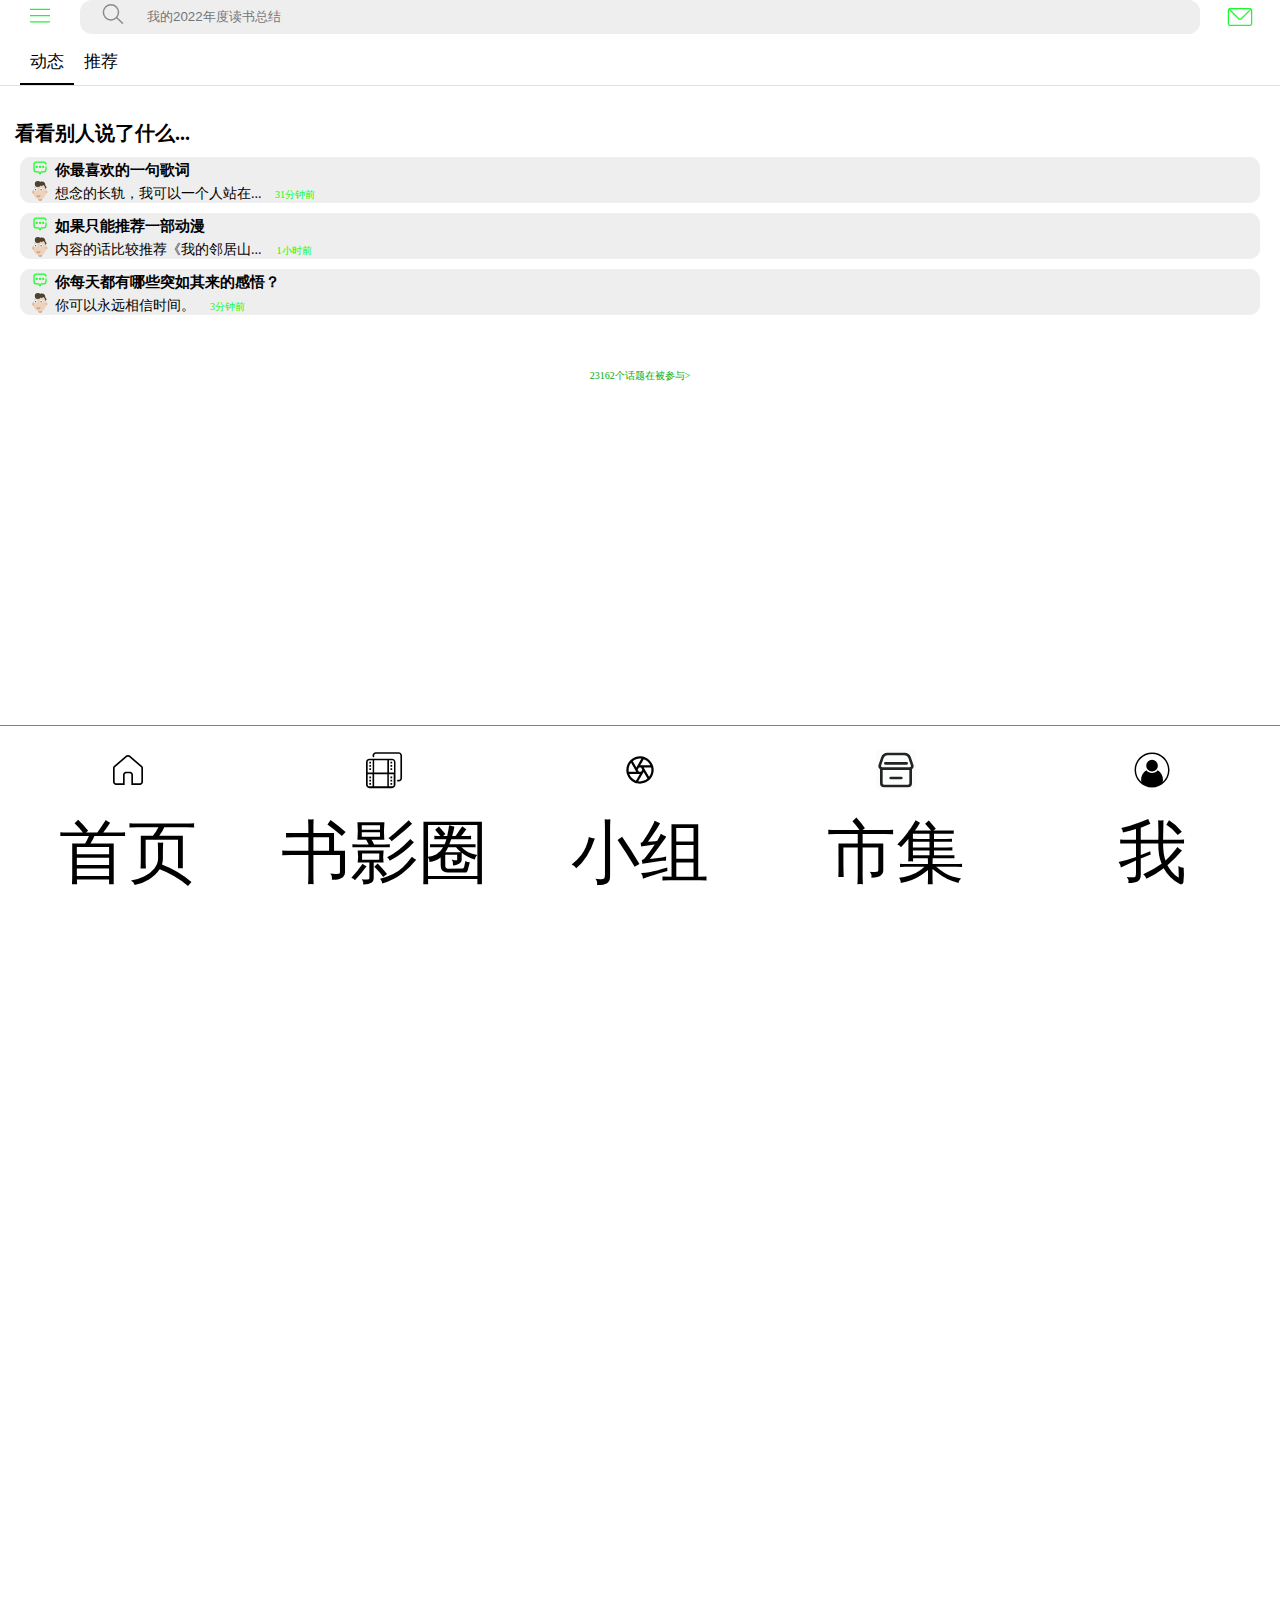
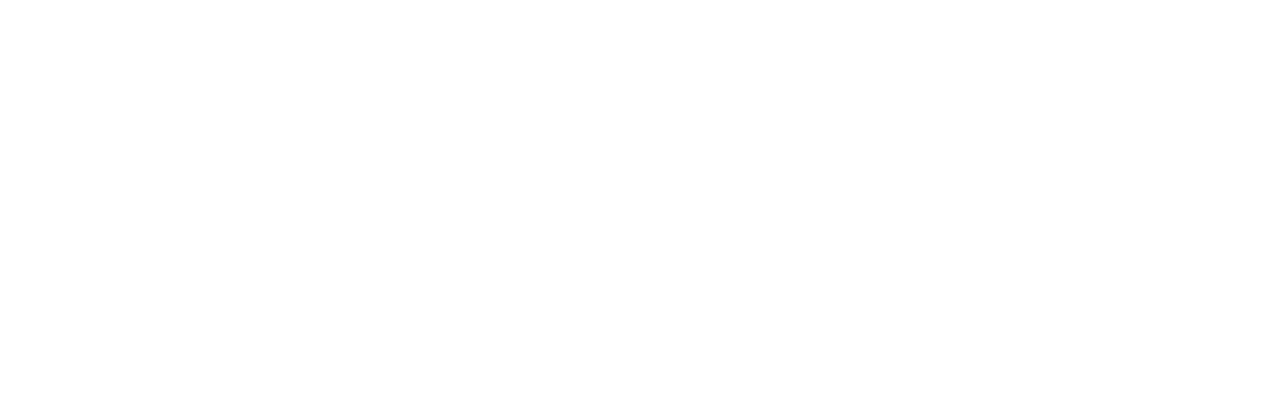
<file: index.html>
<!DOCTYPE html>
<html lang="en">

<head>
  <meta charset="UTF-8">
  <meta name="apple-mobile-web-app-capable" content="yes">
  <meta name="apple-mobile-web-app-status-bar-style" content="black">
  <meta name="format-detection" content="telephone=no">
  <meta name="viewport" content="width=device-width, initial-scale=1.0, maximum-scale=1.0, user-scalable=0, shrink-to-fit=no, viewport-fit=cover">
  <title>20001010421-周恩鳌</title>
  <script src="./font/iconfont.js"></script>
  <link rel="stylesheet" href="./css/pub.css">
  <style>
    .icon {
      width: 1em;
      height: 1em;
      vertical-align: -0.15em;
      fill: currentColor;
      overflow: hidden;
    }
    .botton {
      border-top-style: solid;
      border-width: 1px;
      border-color: gray;
      position: fixed;
 
      left: 0;
      bottom: 0;
      width: 100%;
      background-color: #fff;
      z-index: 9;
      display: flex;
    
    }

    .botton li {
      width: 20%;
      text-align: center;
    }

    .botton svg {
      font-size: 40px;
      margin: 5px auto;
    }

    #header {

      background-color: #fff;
      width: 100%;
      display: flex;
      margin-bottom: 4px;
      position: fixed;
    }

    #header>span:first-child {
      font-size: 30px;
      padding: 0 25px;

      line-height: 30px;
    }

    #header>div>span:nth-child(1) {

      font-size: 25px;
    }

    #header div {
      flex-grow: 1;
      background-color: #eee;
      border-radius: 12px;
      display: flex;
    }

    #header div span {
      margin: 0 20px;
      line-height: 30px;
    }

    #header input {
      border: none;
      outline: none;
      background-color: #eee;
      line-height: 30px;
      flex-grow: 1;
      border-radius: 12px;


    }

    #header>span:last-child {
      padding: 0 25px;
      font-size: 30px;
    }



    .tab {
      height: 2000px;

      flex-direction: column;

    }

    .tt {
      position: fixed;
      width: 100%;
      display: flex;
      border-bottom: 1px solid #e0e0e0;
      padding: 0 20px;
      margin-top: 40px;
      background-color: #fff;
    }

    .tt span {
      padding: 10px;
      text-align: center;
      font-size: 17px;
      background-color: #fff;

    }

    .tt .cur {
      border-bottom: 2px solid black;

      color: #000;



    }

    .tc {

      font-size: 60px;
      text-align: center;

      display: none;


    }

    .word {

      display: flex;
      font-size: 20px;
      text-align: left;
      font-weight: bold;
      text-indent: 15px;
    }

    .word p {

      margin-top: 120px;
    }


    .comment {
      font-size: 20px;
      text-align: left;
      margin: 10px 20px;
      background-color: #eee;
      border-radius: .5em;
    }

    .comment b {
      font-size: 15px;
    }

    .comment span:nth-child(2n-1) {
      margin: 0 10px;
    }


    .comment span:nth-child(2) {
      font-size: 14px;

    }

    .time {
      font-size: 10px;
      color: rgb(162, 159, 159);

    }

    .topic {

      font-size: 10px;
      color: rgb(5, 170, 5);
    }

    .recommend {

      overflow: hidden;
      text-align: left;
      font-size: 25px;

    }

    .recommend span:first-child {

      margin: 20px 10px;
    }

    .recommend span:nth-child(2) {

      font-size: 15px;
    }

    .recommend p {

      text-indent: 15px;
      padding-top: 10px;
      font-size: 15px;
    }

    .recommend img {
      margin-left: 15px;
      margin-top: 5px;
      width: 28%;
      float: left;
          
    }

    #first {
      margin-top: 100px;
    }

    .dianzan {

      clear: both;
    }

  

    .dianzan span:nth-child(n) {
      font-size: 25px;
      margin: 20px 40px;

    }

    .jlist>li {
      display: flex;
      border-bottom: 1px dashed #ccc;
      margin-bottom: 8px;
      padding-bottom: 2px;
    }

    .jlist img {
      width: 120px;
    }

    .txt {
      margin-left: 10px;
      flex-grow: 1;
      display: flex;
      flex-wrap: wrap;

    }

    .txt h3 {
      font-size: 14px;
      line-height: 38px;
      color: #333;
      width: 100%;
      text-align: left;

    }

    .txt span {
      font-size: 8px;
      color: #666;


    }

    .time {


      flex-grow: 1;
      text-align: right;
      margin-right: 4px;
      color: rgb(8, 252, 8);


    }

    .people {
      display: block;
      margin-top: 20px;
      margin-right: 100px;
    }

    .group span {
      display: block;
      font-size: 15px;
      text-align: left;
      margin-left: 10px;
    }

    .group p {
      font-size: 10px;
      display: block;
      text-align: left;
      margin: 10px 0;
      text-indent: 10px;
      color: #666;
    }
 .picture{
  overflow:hidden, 
 }
  
  </style>
</head>

<body>
  <header id="header">
    <span>
      <svg class="icon" aria-hidden="true">
        <use xlink:href="#icon-caidan_o-copy"></use>
      </svg>
    </span>
    <div>
      <span>
        <svg class="icon" aria-hidden="true">
          <use xlink:href="#icon-Magnifier"></use>
        </svg>
      </span>
      <input type="text" placeholder="我的2022年度读书总结">

    </div>
    <span>
      <svg class="icon" aria-hidden="true">
        <use xlink:href="#icon-xinfeng"></use>
      </svg>
    </span>

  </header>
   

  <ul>
    <li>

      <div class="tab">
        <div class="tt">
          <span class="cur">动态</span>
          <span>推荐</span>

        </div>

        <div class="tc" style="display:block">
          <div class="word">

            <p>看看别人说了什么...</p>

          </div>
          <div class="comment">
            <span>
              <svg class="icon" aria-hidden="true">
                <use xlink:href="#icon-taolun"></use>
              </svg>
              <b>你最喜欢的一句歌词</b>



            </span>
            <br>
            <span>
              <svg class="icon" aria-hidden="true">
                <use xlink:href="#icon-07"></use>
              </svg>
              <span>想念的长轨，我可以一个人站在... </span>

              <span class="time">31分钟前</span>
            </span>

          </div>
          <div class="comment">
            <span>
              <svg class="icon" aria-hidden="true">
                <use xlink:href="#icon-taolun"></use>
              </svg>
              <b>如果只能推荐一部动漫</b>


            </span>
            <br>
            <span>
              <svg class="icon" aria-hidden="true">
                <use xlink:href="#icon-07"></use>
              </svg>
              <span>内容的话比较推荐《我的邻居山...</span>
              <span class="time">1小时前</span>
            </span>

          </div>
          <div class="comment">
            <span>
              <svg class="icon" aria-hidden="true">
                <use xlink:href="#icon-taolun"></use>
              </svg>
              <b>你每天都有哪些突如其来的感悟？</b>


            </span>
            <br>
            <span>
              <svg class="icon" aria-hidden="true">
                <use xlink:href="#icon-07"></use>
              </svg>
              <span>你可以永远相信时间。</span>
              <span class="time">3分钟前</span>
            </span>

          </div>
          <div>
            <span class="topic">23162个话题在被参与></span>
          </div>
        </div>
        <div class="tc">
          <div class="recommend">
            <div id="first">
              <span>
                <svg class="icon" aria-hidden="true">
                  <use xlink:href="#icon-01"></use>
                </svg>
              </span>
              <span>
                写作的留白
              </span>
              <p>阅读这本书是一种十分喜欢却又缓慢克制的状态！</p>
       <ul class="picture">
        <li>
          <div>
            <img src="./img/202212132143227.jpg" alt="">
          </div>
        </li>
        <li>
          <div>
            <img src="./img/微信图片_202212132143228.jpg" alt="">
          </div>
        </li>
       </ul>

              
              <div class="dianzan" id="dianzan">
                <span>
                  <svg class="icon" aria-hidden="true">
                    <use xlink:href="#icon-dianzan"></use>
                  </svg>
                </span>
                <span>
                  <svg class="icon" aria-hidden="true">
                    <use xlink:href="#icon-pinglun"></use>
                  </svg>
                </span>

                <span>
                  <svg class="icon" aria-hidden="true">
                    <use xlink:href="#icon-zhuanfa"></use>
                  </svg>
                </span>
              </div>
            </div>


          </div>
          <div class="recommend">
            <span>
              <svg class="icon" aria-hidden="true">
                <use xlink:href="#icon-35"></use>
              </svg>
            </span>
            <span>
              一天一个头像
            </span>
            <p>Girlspart | 想收集一些胶片风的头像</p>


            <span>
              <img src="./img/202212132143224.jpg" alt="">
              <img src="./img/202212132143225.jpg" alt="">
              <img src="./img/202212132143226.jpg" alt="">
            </span>
            <div class="dianzan">
              <span>
                <svg class="icon" aria-hidden="true">
                  <use xlink:href="#icon-dianzan"></use>
                </svg>
              </span>
              <span>
                <svg class="icon" aria-hidden="true">
                  <use xlink:href="#icon-pinglun"></use>
                </svg>
              </span>

              <span>
                <svg class="icon" aria-hidden="true">
                  <use xlink:href="#icon-zhuanfa"></use>
                </svg>
              </span>

            </div>


          </div>
          <div class="recommend">
            <span>
              <svg class="icon" aria-hidden="true">
                <use xlink:href="#icon-35"></use>
              </svg>
            </span>
            <span>
              可以看看你的书桌吗小组
            </span>
            <p> 努力学习 | 12.10 上下铺宿舍自创小世界 </p>


            <span>
              <img src="./img/20221213214322.jpg" alt="">
              <img src="./img/202212132143221.jpg" alt="">
              <img src="./img/202212132143222.jpg" alt="">
            </span>
            <div class="dianzan">
              <span>
                <svg class="icon" aria-hidden="true">
                  <use xlink:href="#icon-dianzan"></use>
                </svg>
              </span>
              <span>
                <svg class="icon" aria-hidden="true">
                  <use xlink:href="#icon-pinglun"></use>
                </svg>
              </span>

              <span>
                <svg class="icon" aria-hidden="true">
                  <use xlink:href="#icon-zhuanfa"></use>
                </svg>
              </span>


            </div>


          </div>

          <div class="recommend">
            <span>
              <svg class="icon" aria-hidden="true">
                <use xlink:href="#icon-07"></use>
              </svg>
            </span>
            <span>
              Crassula
            </span>
            <p> 两张被遗忘在硬盘的照片，拍与索尔兹伯里 </p>


            <span>

              <img src="./img/20221217182000.jpg" alt="">

            </span>
            <div class="dianzan">
              <span>
                <svg class="icon" aria-hidden="true">
                  <use xlink:href="#icon-dianzan"></use>
                </svg>
              </span>
              <span>
                <svg class="icon" aria-hidden="true">
                  <use xlink:href="#icon-pinglun"></use>
                </svg>
              </span>

              <span>
                <svg class="icon" aria-hidden="true">
                  <use xlink:href="#icon-zhuanfa"></use>
                </svg>
              </span>


            </div>


          </div>
          <div class="group">
            <span>发现小组</span>
            <p>你可能感兴趣</p>
          </div>
          <ul class="jlist">

          </ul>
        </div>

      </div>
      </div>

    </li>
  </ul>
  </div>




  </div>
  <ul class="botton">
    <li>
      <a href="./index.html">
        <svg class="icon" aria-hidden="true">
          <use xlink:href="#icon-shouye1"></use>
        </svg>
        <p>首页</p>
      </a>
    </li>

    <li>
      <a href="./3rd.html">
        <svg class="icon" aria-hidden="true">
          <use xlink:href="#icon-iconset0129"></use>
        </svg>
        <p>书影圈</p>
      </a>
    </li>
    <li>
      <svg class="icon" aria-hidden="true">
        <use xlink:href="#icon-pengyouquan"></use>
      </svg>
      <p>小组</p>
    </li>
    <li>
      <svg class="icon" aria-hidden="true">
        <use xlink:href="#icon-shangcheng"></use>
      </svg>
      <p>市集</p>
    </li>
    <li>
      <a href="./2nd.html">
      <svg class="icon" aria-hidden="true">
        <use xlink:href="#icon-wode"></use>
      </svg>
      <p>我</p>
    </a>
    </li>
  </ul>

  <script>
    var jarr = [{
        link: "http://ltaaa.com",
        img: "./img/g4.jpg",
        title: "我们要当小说家",
        author: "我们是卖字翁，只卖文字不卖身。",
        people: "3137成员",
        time: "+加入",

      },
      {
        link: "http://ltaaa.com",
        img: "./img/g2.png",
        title: "Book Highlights",
        author: "让我们一起记录书中的高光时刻吧。",
        people: "819成员",
        time: "+加入",
      },
      {

        link: "http://ltaaa.com",
        img: "./img/g3.jpg",
        title: "脑内幻想的泡沫",
        author: "入组必读https//www.doubai.com",
        people: "1993成员",
        time: "+加入",
      },

    ]
    var jlist = document.querySelector(".jlist");
    //dom
    jarr.forEach((v, j) => {
      var nli = document.createElement("li");
      nli.innerHTML = ` 
        <a href="${v.link}">
                <img src="${v.img}" >
            </a>
                <div class="txt">
                    <h3>${v["title"]}</h3>
                    <span class="author">${v["author"]}</span>
                      <span class="people">${v["people"]}</span>
                    
                         
                      <p class="time">${v["time"]}</p>
                    
                     
                </div>
                `;
      jlist.appendChild(nli);

    })

  
  </script>
  <script src="./js/tab.js">

  </script>

</body>

</html>
</file>
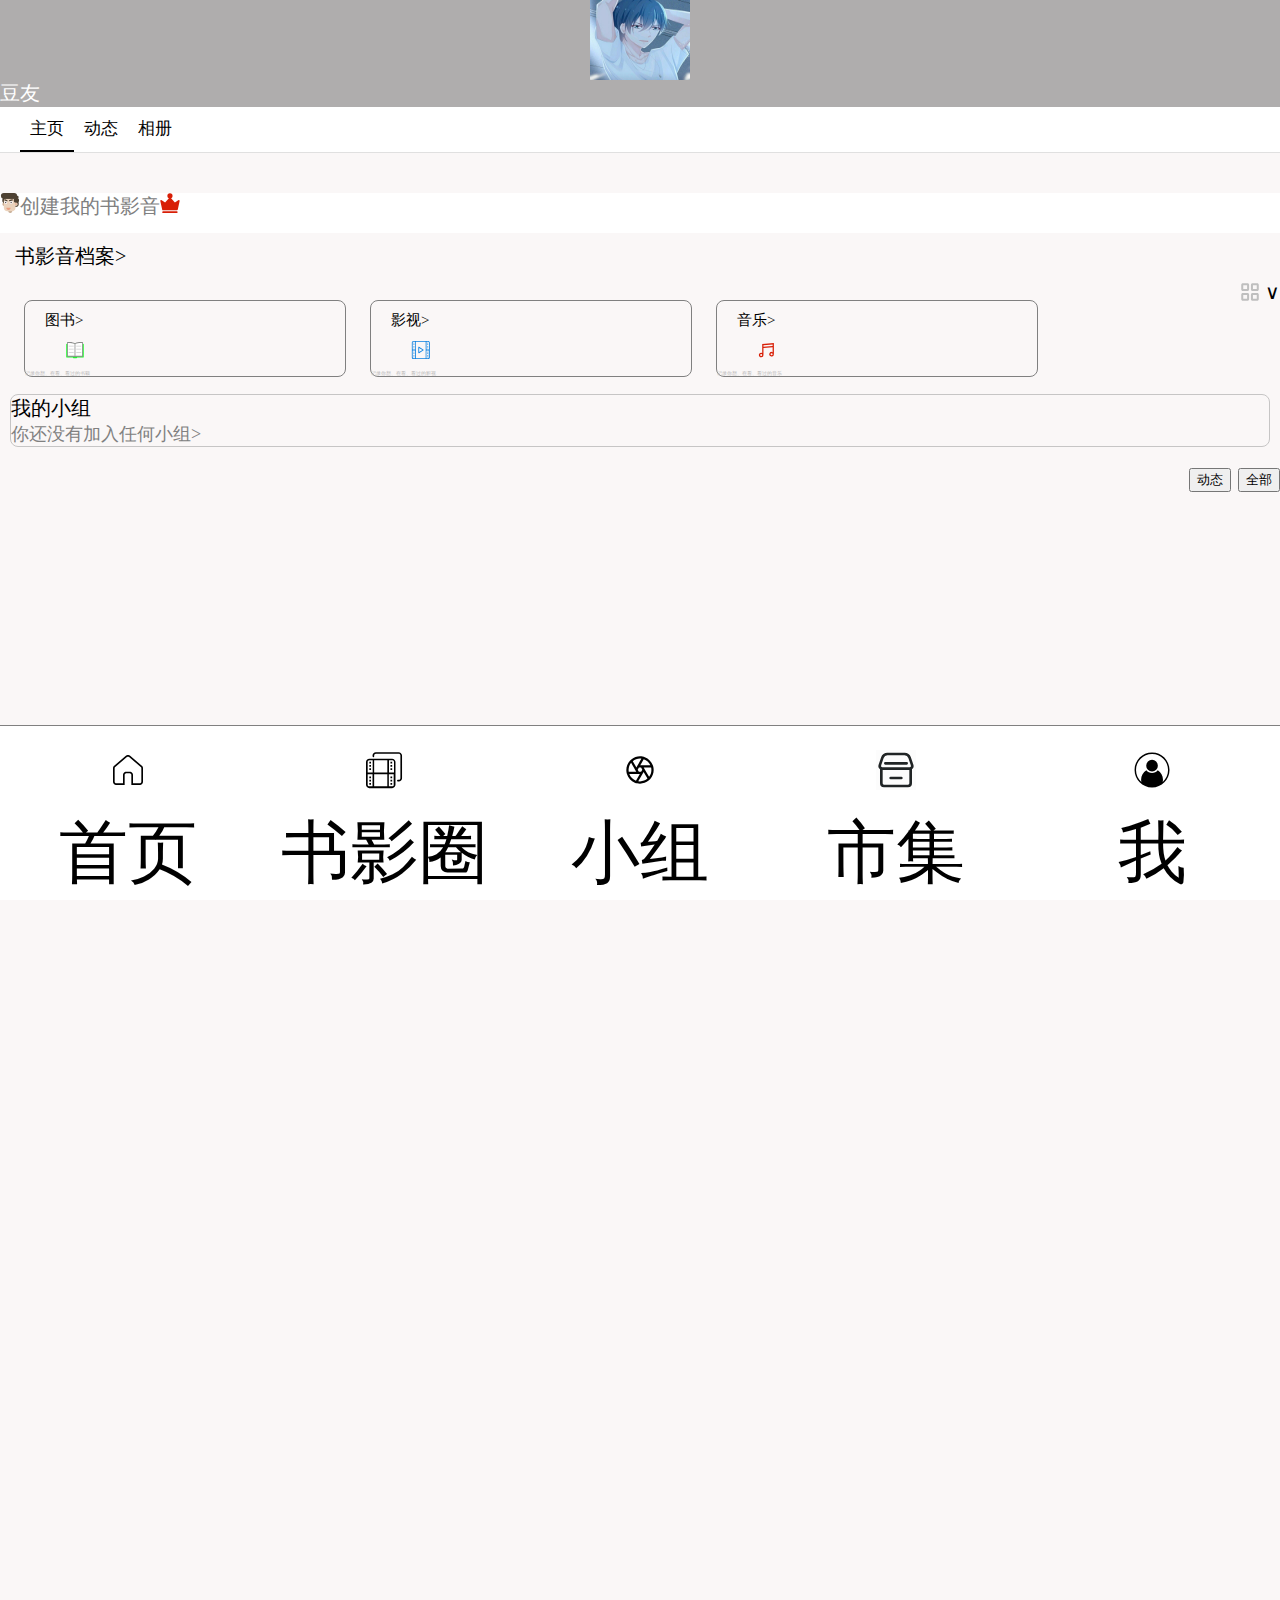
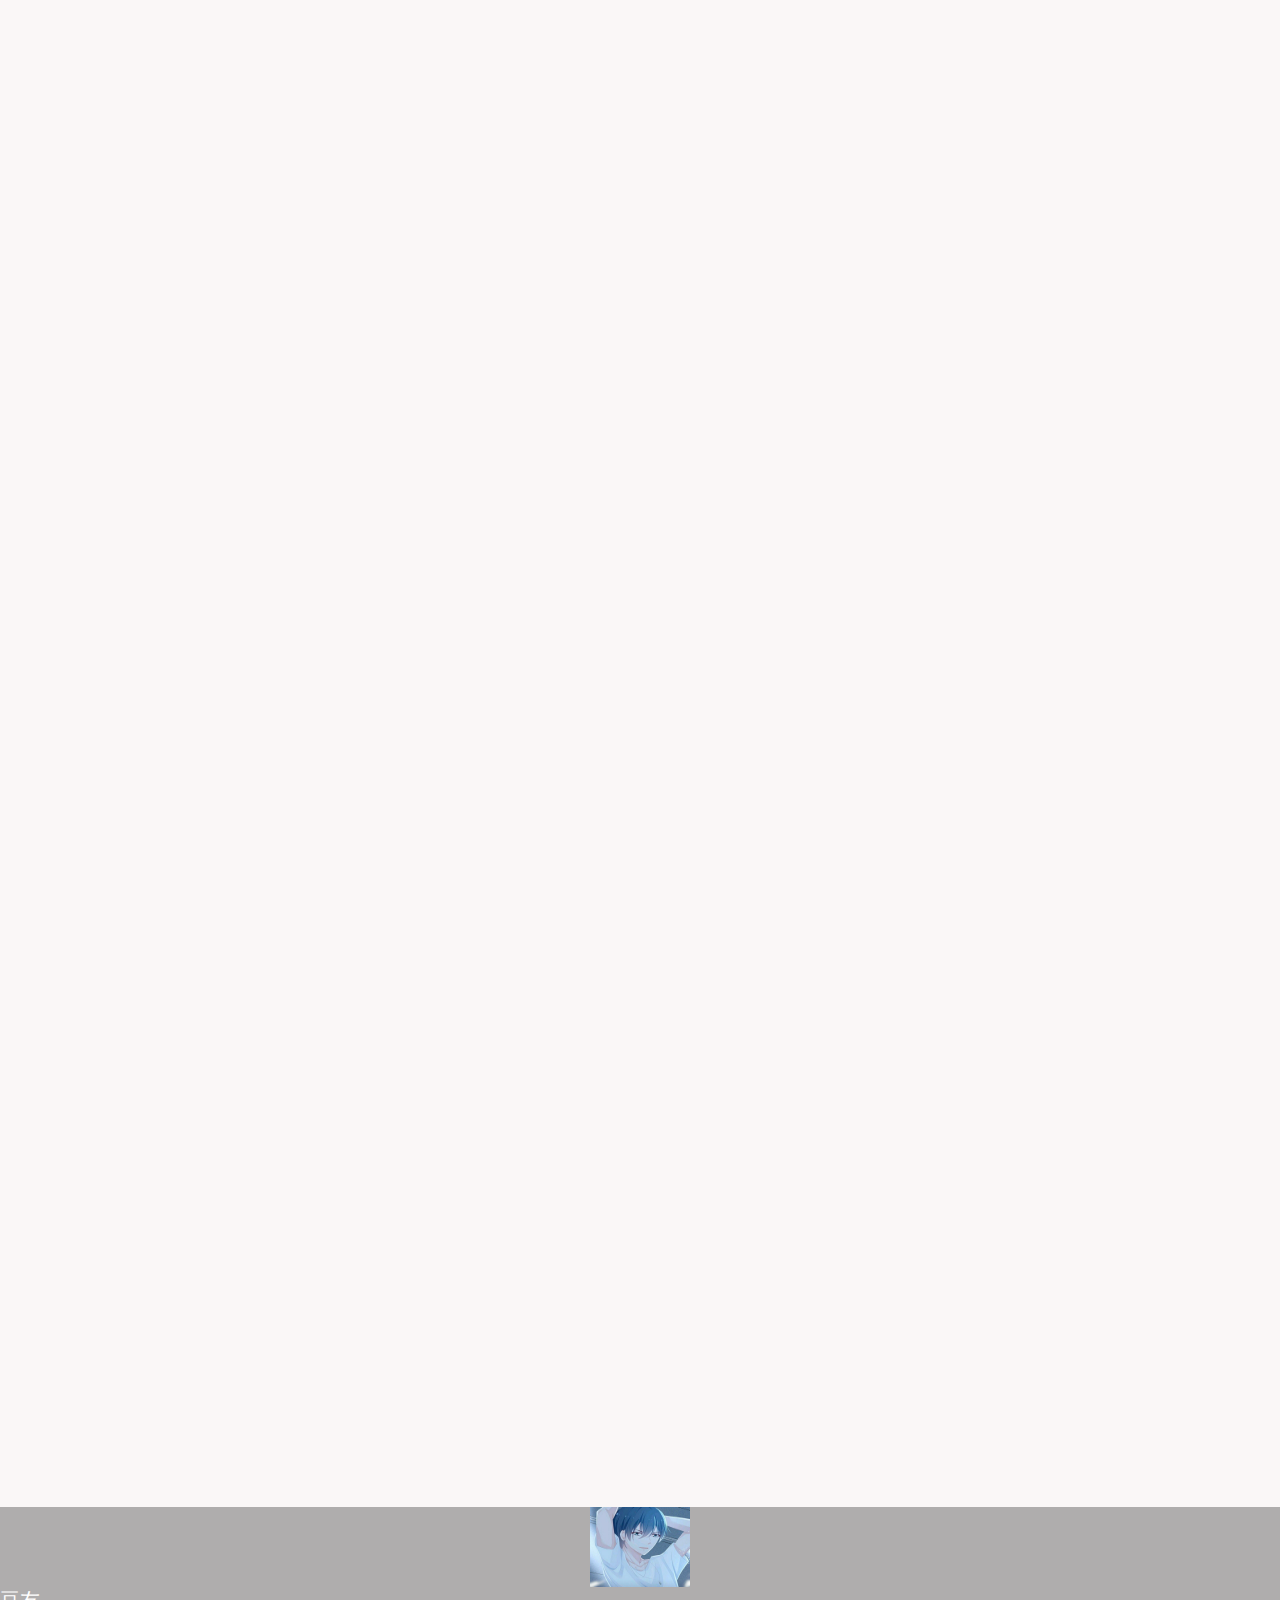
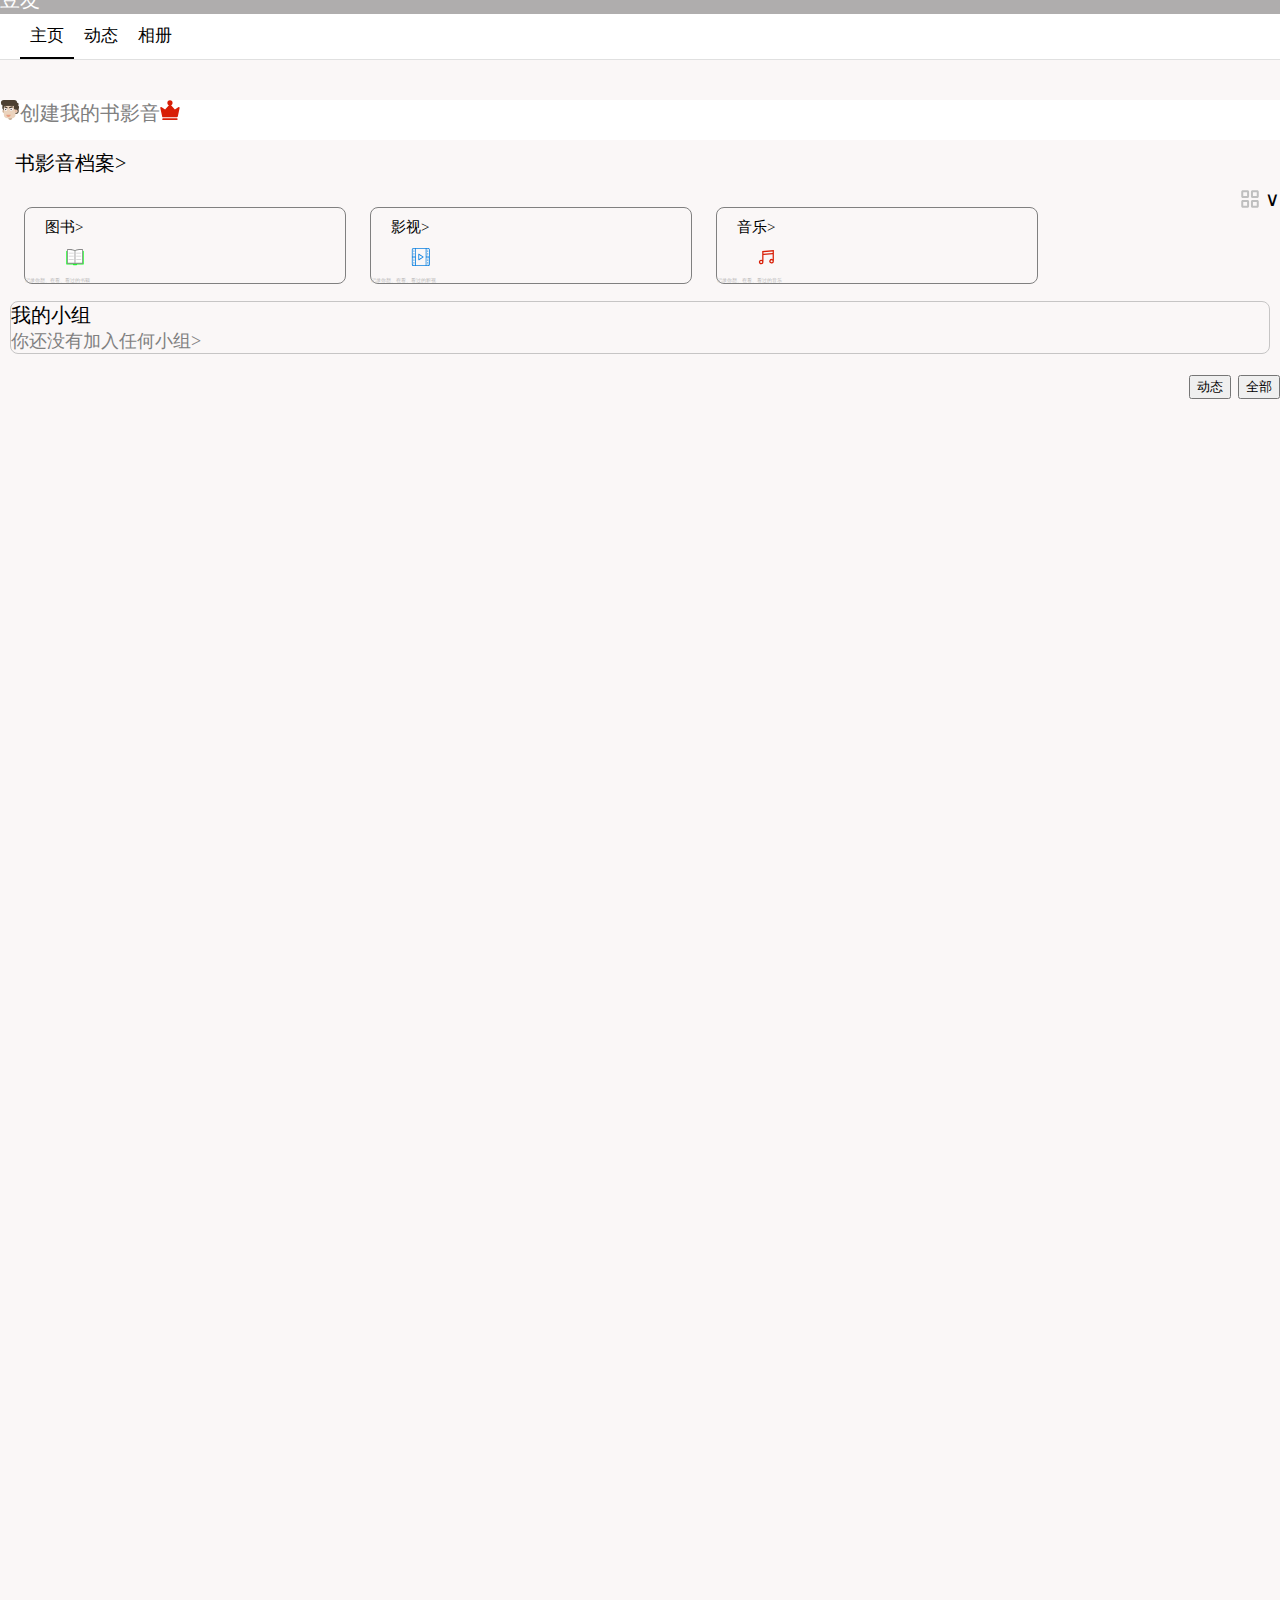
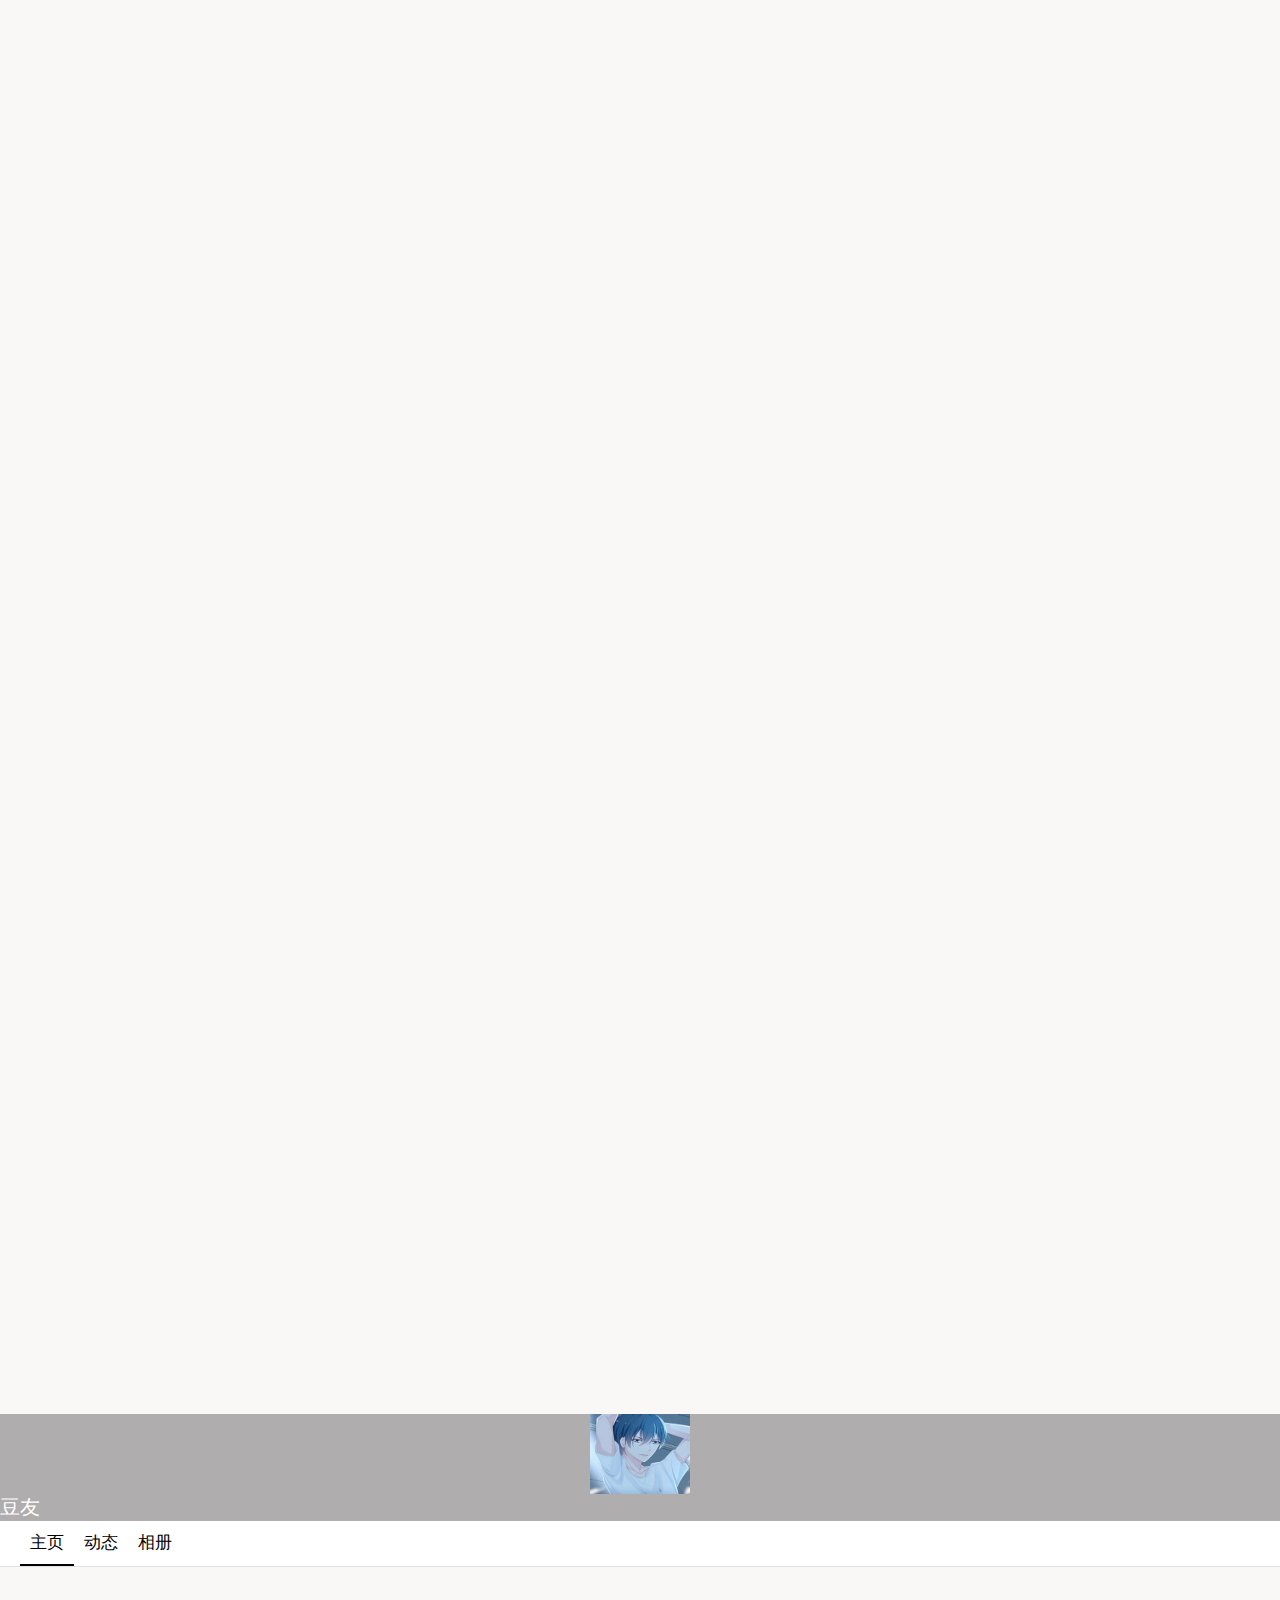
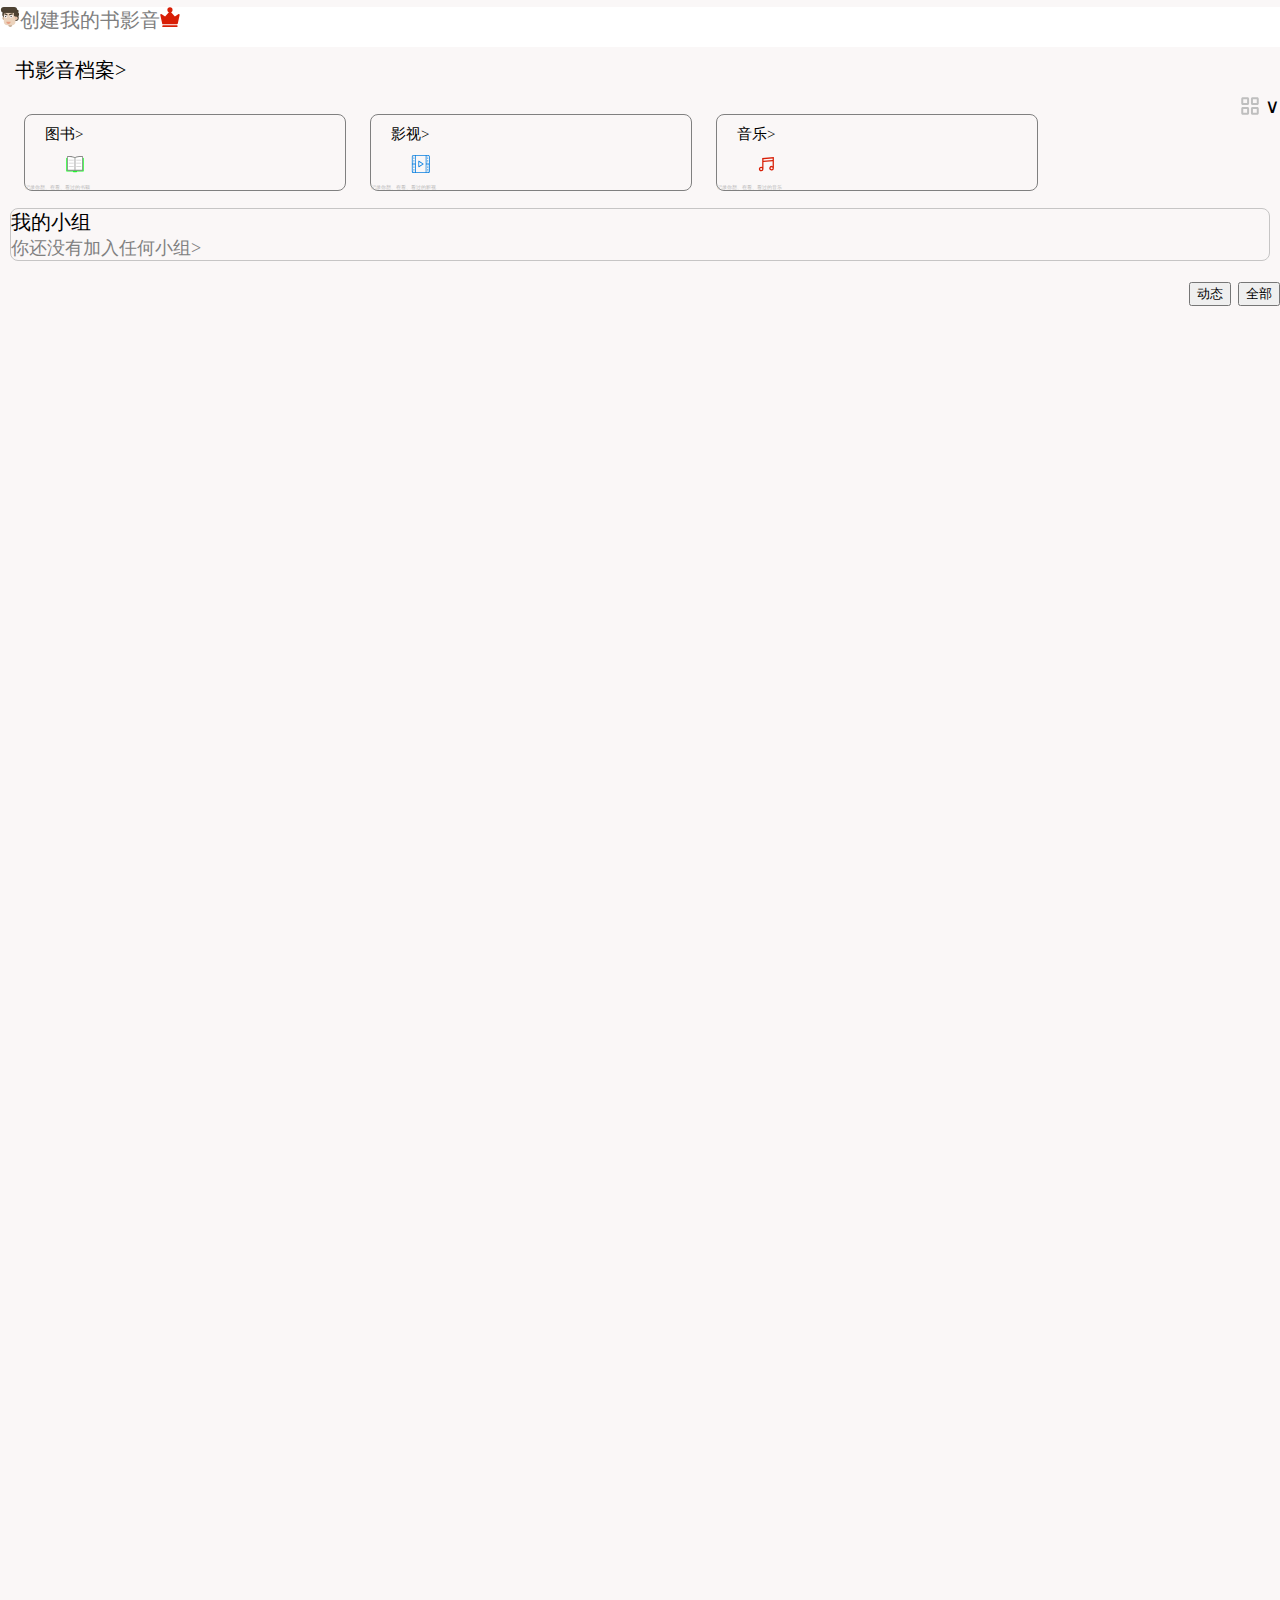
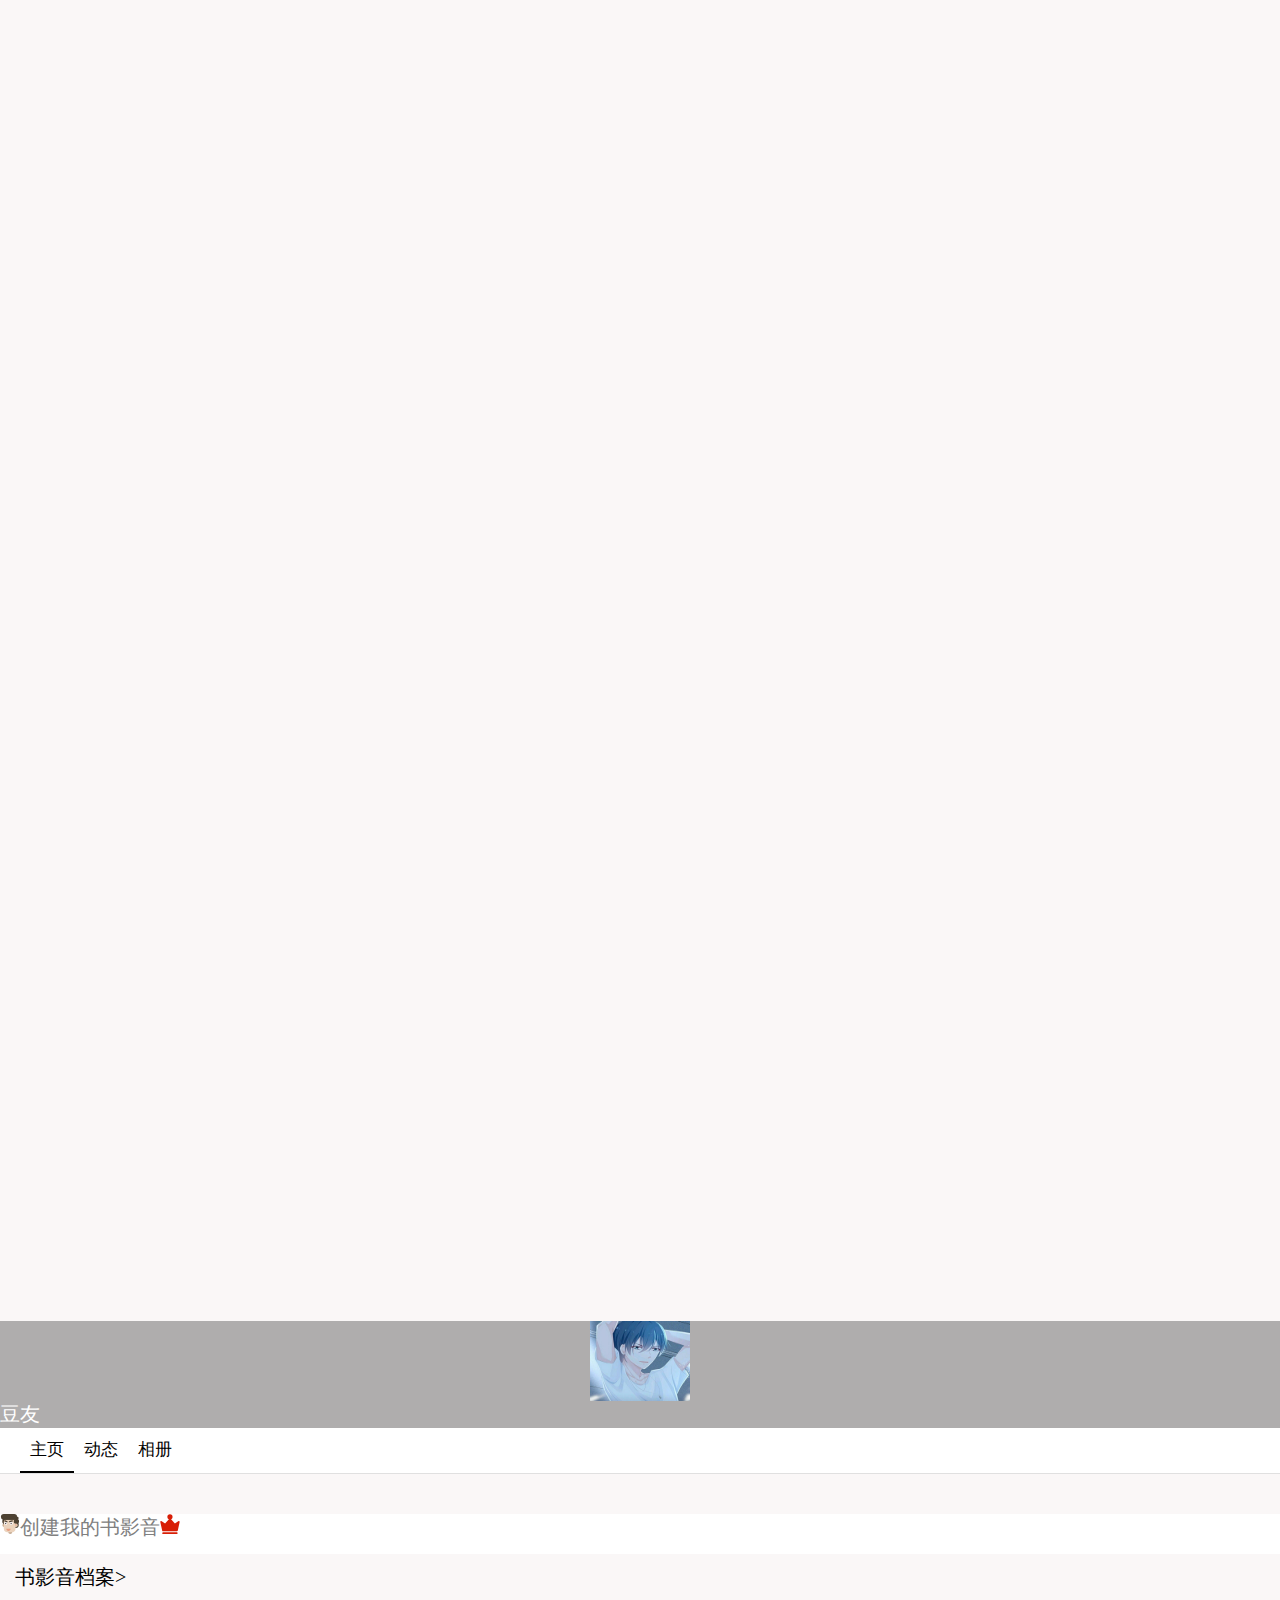
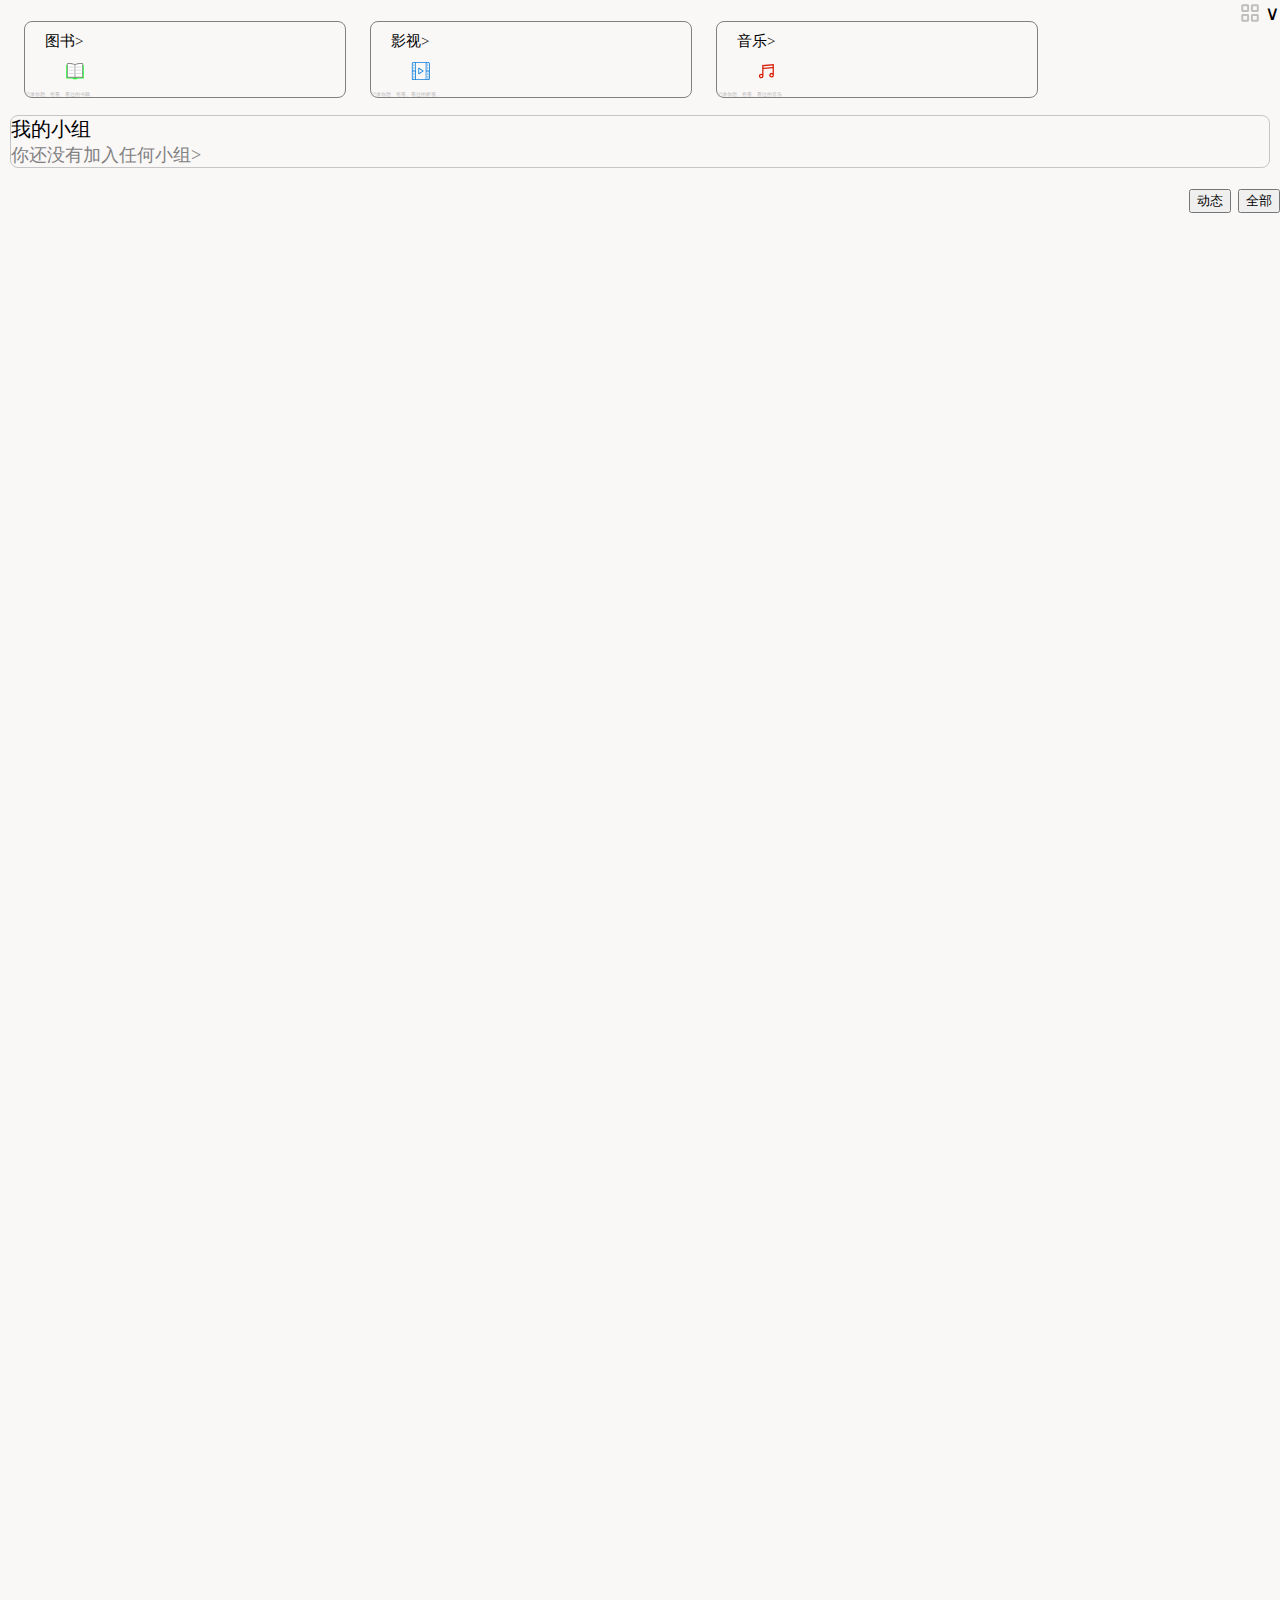
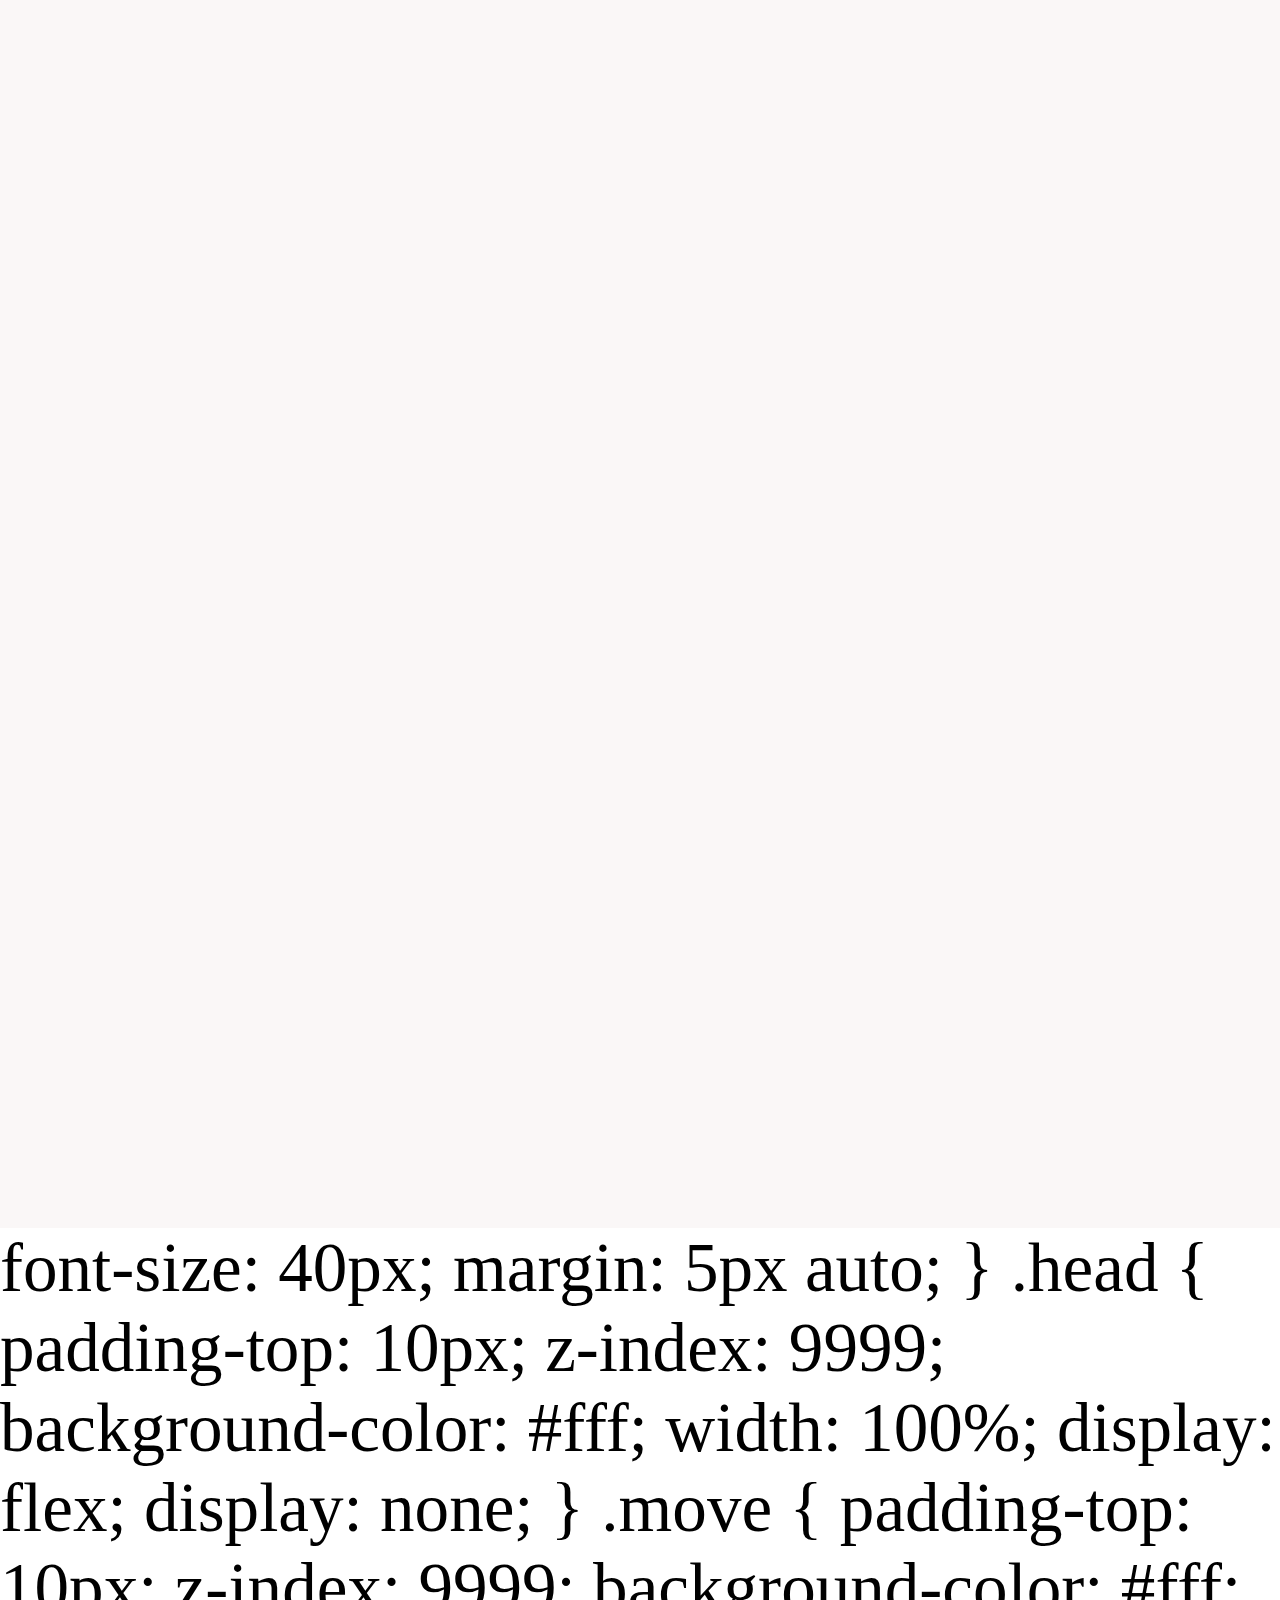
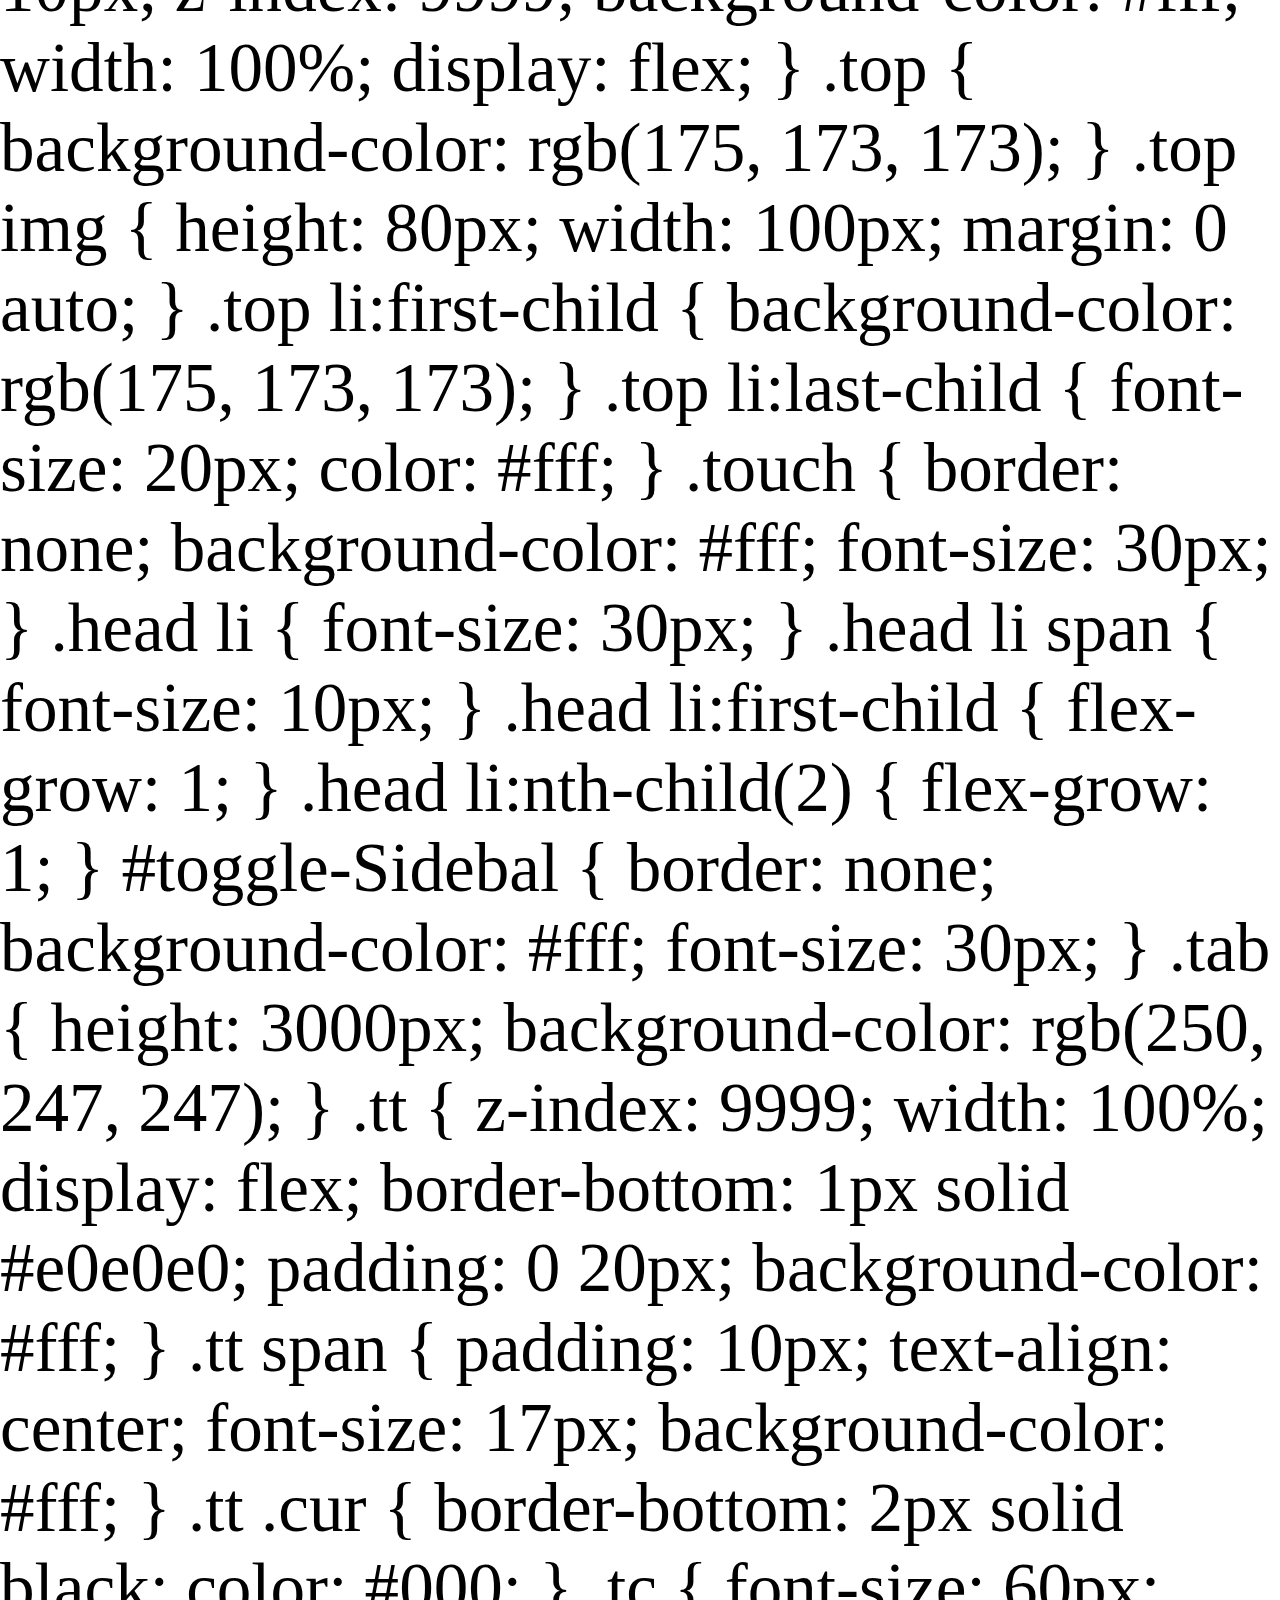
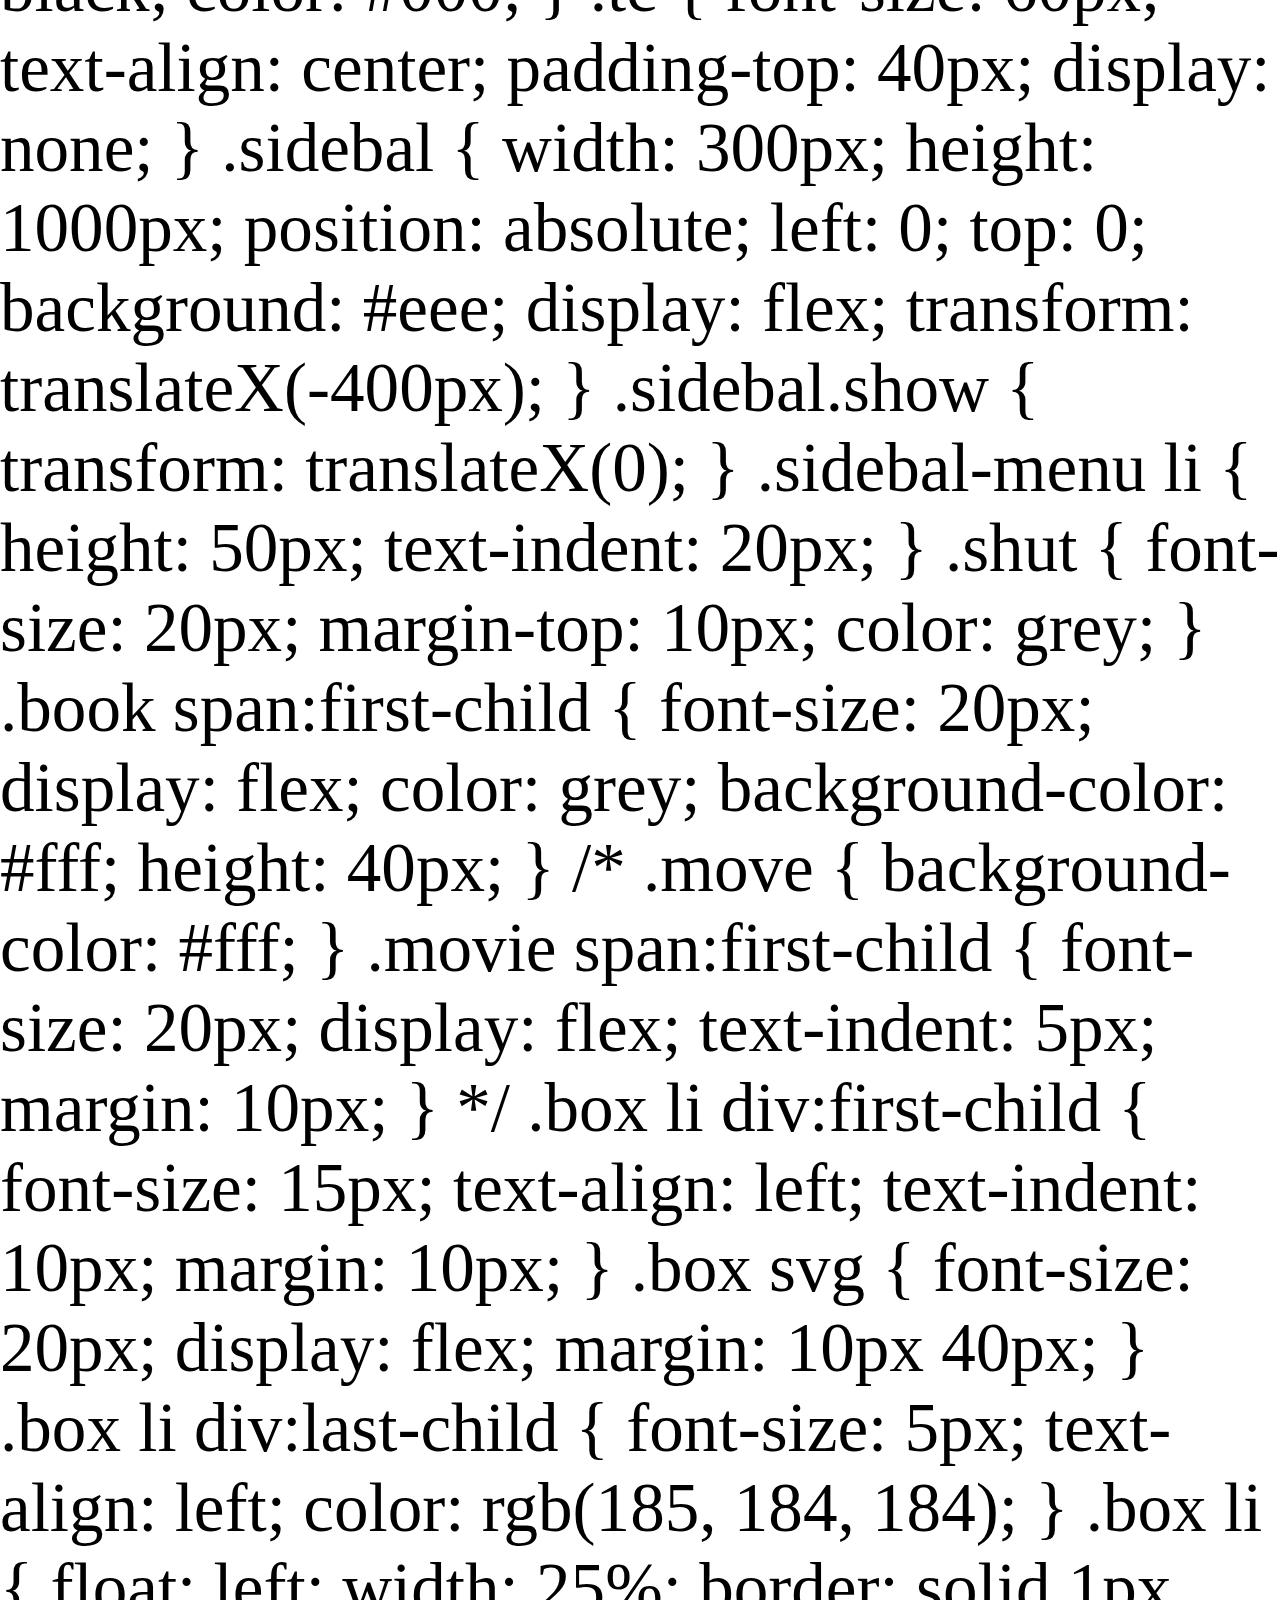
<file: 2nd.html>
<!DOCTYPE html>
<html lang="en">

<head>
  <meta charset="UTF-8">
  <meta name="apple-mobile-web-app-capable" content="yes">
  <meta name="apple-mobile-web-app-status-bar-style" content="black">
  <meta name="format-detection" content="telephone=no">
  <meta name="viewport" content="width=device-width, initial-scale=1.0, maximum-scale=1.0, user-scalable=0, shrink-to-fit=no, viewport-fit=cover">
  <title>20001010421-周恩鳌</title>
  <script src="./font/iconfont.js"></script>
  <link rel="stylesheet" href="./js/swiper/swiper-bundle.css">
  <link rel="stylesheet" href="./css/pub.css">
  <style>
    .icon {
      width: 1em;
      height: 1em;
      vertical-align: -0.15em;
      fill: currentColor;
      overflow: hidden;
    }

    .botton {
      border-top-style: solid;
      border-width: 1px;
      border-color: gray;
      position: fixed;

      left: 0;
      bottom: 0;
      width: 100%;
      background-color: #fff;
      z-index: 9;
      display: flex;

    }

    .botton li {
      width: 20%;
      text-align: center;


    }

    .botton svg {<!DOCTYPE html><!DOCTYPE html><!DOCTYPE html>
<html lang="en">

<head>
  <meta charset="UTF-8">
  <meta name="apple-mobile-web-app-capable" content="yes">
  <meta name="apple-mobile-web-app-status-bar-style" content="black">
  <meta name="format-detection" content="telephone=no">
  <meta name="viewport" content="width=device-width, initial-scale=1.0, maximum-scale=1.0, user-scalable=0, shrink-to-fit=no, viewport-fit=cover">
  <title>20001010421-周恩鳌</title>
  <script src="./font/iconfont.js"></script>
  <link rel="stylesheet" href="./js/swiper/swiper-bundle.css">
  <link rel="stylesheet" href="./css/pub.css">
  <style>
    .icon {
      width: 1em;
      height: 1em;
      vertical-align: -0.15em;
      fill: currentColor;
      overflow: hidden;
    }

    .botton {
      border-top-style: solid;
      border-width: 1px;
      border-color: gray;
      position: fixed;

      left: 0;
      bottom: 0;
      width: 100%;
      background-color: #fff;
      z-index: 9;
      display: flex;

    }

    .botton li {
      width: 20%;
      text-align: center;


    }

    .botton svg {

      font-size: 40px;
      margin: 5px auto;
    }

    .head {
      padding-top: 10px;
      z-index: 9999;

      background-color: #fff;

      width: 100%;
      display: flex;
      display: none;


    }
     

    .move {
      padding-top: 10px;
      z-index: 9999;

      background-color: #fff;

      width: 100%;
      display: flex;

    }

    .top {
      background-color: rgb(175, 173, 173);

    }

    .top img {

      height: 80px;
      width: 100px;
      margin: 0 auto;
    }

    .top li:first-child {



      background-color: rgb(175, 173, 173);
    }

    .top li:last-child {

      font-size: 20px;
      color: #fff;
    }

    .touch {
      border: none;
      background-color: #fff;
      font-size: 30px;
    }

    .head li {

      font-size: 30px;
    }

    .head li span {
      font-size: 10px;
    }

    .head li:first-child {
      flex-grow: 1;


    }

    .head li:nth-child(2) {
      flex-grow: 1;
    }

    #toggle-Sidebal {
      border: none;
      background-color: #fff;
      font-size: 30px;
    }

    .tab {
      height: 3000px;
      background-color: rgb(250, 247, 247);


    }

    .tt {
      z-index: 9999;

      width: 100%;
      display: flex;
      border-bottom: 1px solid #e0e0e0;
      padding: 0 20px;

      background-color: #fff;
    }

    .tt span {
      padding: 10px;
      text-align: center;
      font-size: 17px;
      background-color: #fff;

    }

    .tt .cur {
      border-bottom: 2px solid black;

      color: #000;
    }

    .tc {

      font-size: 60px;
      text-align: center;
      padding-top: 40px;
      display: none;
    }

    .sidebal {
    
      width: 300px;
      height: 1000px;

      position: absolute;
      left: 0;
      top: 0;

      background: #eee;
      display: flex;


      transform: translateX(-400px);

    }

    .sidebal.show {
      transform: translateX(0);
    }


    .sidebal-menu li {
      height: 50px;

      text-indent: 20px;

    }

    .shut {

      font-size: 20px;
      margin-top: 10px;
      color: grey;

    }

    .book span:first-child {
      font-size: 20px;

      display: flex;
      color: grey;
      background-color: #fff;
      height: 40px;

    }

    /* .move {
      background-color: #fff;
    }
*/
    .movie span:first-child {
      font-size: 20px;
      display: flex;
      text-indent: 5px;
      margin: 10px;
    }  

    .box li div:first-child {
      font-size: 15px;
      text-align: left;
      text-indent: 10px;
      margin: 10px;
    }

    .box svg {
      font-size: 20px;
      display: flex;
      margin: 10px 40px;
    }

    .box li div:last-child {
      font-size: 5px;
      text-align: left;
      color: rgb(185, 184, 184);

    }

    .box li {
      float: left;
      width: 25%;
      border: solid 1px grey;
      margin-left: 24px;
      margin-top: 20px;
      border-radius: 8px;
    }

    .two {
      font-size: 20px;
      text-align: right;

    }

    .group {
      margin: 10px;
      border: solid 1px rgb(198, 197, 197);
      border-radius: 8px;
 
      margin-top: 90px;
    }

    .group span:first-child {
    
      font-size: 20px;
      
      display: flex;
    
    }

    .group span:last-child {
      display: flex;
      font-size: 18px;
      text-align: left;
      color: gray;
    }

    .three {
      font-size: 0;
      text-align: right;


    }

    .jlist {

      text-align: left;
      margin: 10px 20px;



    }

    .jlist li {
      font-size: 15px;
      margin: 10px;
      padding: 10px;
      background-color: #eee;
      border-radius: .5em;
    }





    .time {

      color: rgb(162, 159, 159);

    }

    .word {
      font-size: 20px;
      text-align: left;
      text-indent: 10px;
    }

    .three {
      font-size: 30px;
      color: grey;
    }
  </style>
</head>

<body>
  <header>
    <div class="top" id="top">
      <ul>

        <li>
          <img src="./img/tx.jpg" alt="">
        </li>

        <li>
          豆友
        </li>

      </ul>

    </div>

    <ul class="head" id="head">
      <li>
        <button class="touch" id="toggle-sidebal">
          <svg class="icon" aria-hidden="true">
            <use xlink:href="#icon-caidan_o-copy"></use>
          </svg>
        </button>

      </li>
      <li>
        <svg class="icon" aria-hidden="true">
          <use xlink:href="#icon-01"></use>
        </svg>
        <span> 豆友 </span>
      </li>

      <li>
        <svg class="icon" aria-hidden="true">
          <use xlink:href="#icon-xinfeng"></use>
        </svg>
      </li>
    </ul>



  </header>

  <div class="tab">
    <div class="tt" id="tt">

      <span class="cur">主页</span>
      <span>动态</span>
      <span>相册</span>
    </div>
    <div class="tc" style="display:block">
      <div class="book">
        <span>
          <svg class="icon" aria-hidden="true">
            <use xlink:href="#icon-01"></use>
          </svg>
          创建我的书影音
          <svg class="icon" aria-hidden="true">
            <use xlink:href="#icon-paihangbang"></use>
          </svg>
        </span>

      </div>
      <div class="movie">
        <span>书影音档案></span>

        <ul class="box">
          <li>
            <div>图书></div>
            <svg class="icon" aria-hidden="true">
              <use xlink:href="#icon-tushu"></use>
            </svg>
            <div>记录你想、在看、看过的书籍</div>
          </li>
          <li>
            <div>影视></div>
            <svg class="icon" aria-hidden="true">
              <use xlink:href="#icon-iconset0130"></use>
            </svg>
            <div>记录你想、在看、看过的影视</div>
          </li>
          <li>
            <div>音乐></div>
            <svg class="icon" aria-hidden="true">
              <use xlink:href="#icon-yinle"></use>
            </svg>
            <div>记录你想、在看、看过的音乐</div>
          </li>
        </ul>

        <div class="two">
          <svg class="icon" aria-hidden="true">
            <use xlink:href="#icon-houtaishangpinguanli"></use>
          </svg>
          <span>∨</span>
        </div>
      </div>
      <div class="group">

        <span>我的小组</span>
        <span>你还没有加入任何小组></span>
      </div>
      <div class="three">
        <button>动态 </button> <button>全部 </button>
      </div>
    </div>

    <div class="tc">
      <div class="word">
        <span> 还没有发过动态，</span>

        <p>看看别人在什么什么...</p>
      </div>
      <ul class="jlist"></ul>
    </div>
    <div class="tc">

      <span class="three">暂无相册</span>

    </div>

  </div>


  <div class="sidebal" id="app-sidebal">
    <ul class="sidebal-menu" id="sidebal-menu">


      <li> <svg class="icon" aria-hidden="true">
          <use xlink:href="#icon-01"></use>
        </svg>
        <span> 豆友 </span></li>
      <li> <svg class="icon" aria-hidden="true">
          <use xlink:href="#icon-shoucang"></use>
        </svg>
        <span> 我的收藏</span></li>
      <li> <svg class="icon" aria-hidden="true">
          <use xlink:href="#icon-guanzhudianpu"></use>
        </svg>
        <span> 我的关注</span></li>
      <li> <svg class="icon" aria-hidden="true">
          <use xlink:href="#icon-w_lishi"></use>
        </svg>
        <span> 浏览历史</span></li>
      <li> <svg class="icon" aria-hidden="true">
          <use xlink:href="#icon-yusan01"></use>
        </svg>
        <span> 青少年模式</span></li>
      <li> <svg class="icon" aria-hidden="true">
          <use xlink:href="#icon-shezhi"></use>
        </svg>
        <span> 设置</span></li>
      <li> <svg class="icon" aria-hidden="true">
          <use xlink:href="#icon-bangzhu"></use>
        </svg>
        <span> 帮助与反馈</span></li>
      <li> <svg class="icon" aria-hidden="true">
          <use xlink:href="#icon-shequ"></use>
        </svg>

        <span> 社区管理中心</span></li>
      <li><button class="shut" id="toggle-sidebar"> < </button></li>
    </ul>
            </div>
    <ul class="botton">
        <li>
          <a href="./3rd.html">
            <svg class="icon" aria-hidden="true">
              <use xlink:href="#icon-shouye1"></use>
            </svg>
            <p>首页</p>
          </a>
        </li>
    
        <li>
          <a href="./3rd.html">
            <svg class="icon" aria-hidden="true">
              <use xlink:href="#icon-iconset0129"></use>
            </svg>
            <p>书影圈</p>
          </a>
        </li>
        <li>
          <a href="#">
          <svg class="icon" aria-hidden="true">
            <use xlink:href="#icon-pengyouquan"></use>
          </svg>
          <p>小组</p>
        </a>
        </li>
        <li>
          <a href="#">
          <svg class="icon" aria-hidden="true">
            <use xlink:href="#icon-shangcheng"></use>
          </svg>
          <p>市集</p>
        </a>
        </li>
        <li>
          <svg class="icon" aria-hidden="true">
            <use xlink:href="#icon-wode"></use>
          </svg>
          <p>我</p>
        </li>
      </ul>
      <script src="./js/tab.js"></script>
      <script>
        var btnToggle =document.querySelector("#toggle-sidebal");
        var  appSidebal =document.querySelector("#app-sidebal");
        var  shutSidebal =document.querySelector("#toggle-sidebar");
                                          
        btnToggle.onclick =  function(){
            appSidebal.classList.toggle('show')
        }
        shutSidebal.onclick =  function(){
          appSidebal.classList.toggle('show')
        }
      </script>
      <script>
        var bt =document.querySelector("#head");
        window.onscroll=()=>{
          var st=document.documentElement.scrollTop;
          console.log(st);
          if(st>top.offsetHeight){
          bt.classList.toggle('move');
     
          }
          else{
            bt.classList.toggle('move');
          }
        }
      </script>
     <script>
      var jarr = [{
         
          svg: "#icon-taolun",
          title: "你是怎么来豆瓣的？",
          svg1: "#icon-07",
          people: "朋友说这么可以找对象吗...",
          time: "35分钟前",
  
        },
        {
         
          svg: "#icon-taolun",
          title: "你最近度过印象最深的书",
          svg1: "#icon-07",
          people: "我不喜欢这时间，我只喜欢你...",
          time: "21分钟前",
        },
        {
  
          svg: "#icon-taolun",
          title: "你最喜欢的一句歌词",
          svg1: "#icon-07",
          people: "想念的长轨，我可以一个人站在...",
          time: "31分钟前",
        },
  
      ]
      var jlist = document.querySelector(".jlist");
      //dom
      jarr.forEach((v, j) => {
        var nli = document.createElement("li");
        nli.innerHTML = ` 
        <svg class="icon" aria-hidden="true">
                <use xlink:href="${v.svg}"></use>
              </svg>
              <b>${v["title"]}</b>
              <p>
                <svg class="icon" aria-hidden="true">
                    <use xlink:href="${v.svg1}"></use>
                  </svg>
                  <span>${v["people"]}</span>
                  <span class="${v["time"]}">31分钟前</span>
              </p>
                  `;
        jlist.appendChild(nli);
  
      })
  
    
    </script>
      

</body>
</html>
<html lang="en">

<head>
  <meta charset="UTF-8">
  <meta name="apple-mobile-web-app-capable" content="yes">
  <meta name="apple-mobile-web-app-status-bar-style" content="black">
  <meta name="format-detection" content="telephone=no">
  <meta name="viewport" content="width=device-width, initial-scale=1.0, maximum-scale=1.0, user-scalable=0, shrink-to-fit=no, viewport-fit=cover">
  <title>20001010421-周恩鳌</title>
  <script src="./font/iconfont.js"></script>
  <link rel="stylesheet" href="./js/swiper/swiper-bundle.css">
  <link rel="stylesheet" href="./css/pub.css">
  <style>
    .icon {
      width: 1em;
      height: 1em;
      vertical-align: -0.15em;
      fill: currentColor;
      overflow: hidden;
    }

    .botton {
      border-top-style: solid;
      border-width: 1px;
      border-color: gray;
      position: fixed;

      left: 0;
      bottom: 0;
      width: 100%;
      background-color: #fff;
      z-index: 9;
      display: flex;

    }

    .botton li {
      width: 20%;
      text-align: center;


    }

    .botton svg {

      font-size: 40px;
      margin: 5px auto;
    }

    .head {
      padding-top: 10px;
      z-index: 9999;

      background-color: #fff;

      width: 100%;
      display: flex;
      display: none;


    }
     

    .move {
      padding-top: 10px;
      z-index: 9999;

      background-color: #fff;

      width: 100%;
      display: flex;

    }

    .top {
      background-color: rgb(175, 173, 173);

    }

    .top img {

      height: 80px;
      width: 100px;
      margin: 0 auto;
    }

    .top li:first-child {



      background-color: rgb(175, 173, 173);
    }

    .top li:last-child {

      font-size: 20px;
      color: #fff;
    }

    .touch {
      border: none;
      background-color: #fff;
      font-size: 30px;
    }

    .head li {

      font-size: 30px;
    }

    .head li span {
      font-size: 10px;
    }

    .head li:first-child {
      flex-grow: 1;


    }

    .head li:nth-child(2) {
      flex-grow: 1;
    }

    #toggle-Sidebal {
      border: none;
      background-color: #fff;
      font-size: 30px;
    }

    .tab {
      height: 3000px;
      background-color: rgb(250, 247, 247);


    }

    .tt {
      z-index: 9999;

      width: 100%;
      display: flex;
      border-bottom: 1px solid #e0e0e0;
      padding: 0 20px;

      background-color: #fff;
    }

    .tt span {
      padding: 10px;
      text-align: center;
      font-size: 17px;
      background-color: #fff;

    }

    .tt .cur {
      border-bottom: 2px solid black;

      color: #000;
    }

    .tc {

      font-size: 60px;
      text-align: center;
      padding-top: 40px;
      display: none;
    }

    .sidebal {
    
      width: 300px;
      height: 1000px;

      position: absolute;
      left: 0;
      top: 0;

      background: #eee;
      display: flex;


      transform: translateX(-400px);

    }

    .sidebal.show {
      transform: translateX(0);
    }


    .sidebal-menu li {
      height: 50px;

      text-indent: 20px;

    }

    .shut {

      font-size: 20px;
      margin-top: 10px;
      color: grey;

    }

    .book span:first-child {
      font-size: 20px;

      display: flex;
      color: grey;
      background-color: #fff;
      height: 40px;

    }

    /* .move {
      background-color: #fff;
    }
*/
    .movie span:first-child {
      font-size: 20px;
      display: flex;
      text-indent: 5px;
      margin: 10px;
    }  

    .box li div:first-child {
      font-size: 15px;
      text-align: left;
      text-indent: 10px;
      margin: 10px;
    }

    .box svg {
      font-size: 20px;
      display: flex;
      margin: 10px 40px;
    }

    .box li div:last-child {
      font-size: 5px;
      text-align: left;
      color: rgb(185, 184, 184);

    }

    .box li {
      float: left;
      width: 25%;
      border: solid 1px grey;
      margin-left: 24px;
      margin-top: 20px;
      border-radius: 8px;
    }

    .two {
      font-size: 20px;
      text-align: right;

    }

    .group {
      margin: 10px;
      border: solid 1px rgb(198, 197, 197);
      border-radius: 8px;
 
      margin-top: 90px;
    }

    .group span:first-child {
    
      font-size: 20px;
      
      display: flex;
    
    }

    .group span:last-child {
      display: flex;
      font-size: 18px;
      text-align: left;
      color: gray;
    }

    .three {
      font-size: 0;
      text-align: right;


    }

    .jlist {

      text-align: left;
      margin: 10px 20px;



    }

    .jlist li {
      font-size: 15px;
      margin: 10px;
      padding: 10px;
      background-color: #eee;
      border-radius: .5em;
    }





    .time {

      color: rgb(162, 159, 159);

    }

    .word {
      font-size: 20px;
      text-align: left;
      text-indent: 10px;
    }

    .three {
      font-size: 30px;
      color: grey;
    }
  </style>
</head>

<body>
  <header>
    <div class="top" id="top">
      <ul>

        <li>
          <img src="./img/tx.jpg" alt="">
        </li>

        <li>
          豆友
        </li>

      </ul>

    </div>

    <ul class="head" id="head">
      <li>
        <button class="touch" id="toggle-sidebal">
          <svg class="icon" aria-hidden="true">
            <use xlink:href="#icon-caidan_o-copy"></use>
          </svg>
        </button>

      </li>
      <li>
        <svg class="icon" aria-hidden="true">
          <use xlink:href="#icon-01"></use>
        </svg>
        <span> 豆友 </span>
      </li>

      <li>
        <svg class="icon" aria-hidden="true">
          <use xlink:href="#icon-xinfeng"></use>
        </svg>
      </li>
    </ul>



  </header>

  <div class="tab">
    <div class="tt" id="tt">

      <span class="cur">主页</span>
      <span>动态</span>
      <span>相册</span>
    </div>
    <div class="tc" style="display:block">
      <div class="book">
        <span>
          <svg class="icon" aria-hidden="true">
            <use xlink:href="#icon-01"></use>
          </svg>
          创建我的书影音
          <svg class="icon" aria-hidden="true">
            <use xlink:href="#icon-paihangbang"></use>
          </svg>
        </span>

      </div>
      <div class="movie">
        <span>书影音档案></span>

        <ul class="box">
          <li>
            <div>图书></div>
            <svg class="icon" aria-hidden="true">
              <use xlink:href="#icon-tushu"></use>
            </svg>
            <div>记录你想、在看、看过的书籍</div>
          </li>
          <li>
            <div>影视></div>
            <svg class="icon" aria-hidden="true">
              <use xlink:href="#icon-iconset0130"></use>
            </svg>
            <div>记录你想、在看、看过的影视</div>
          </li>
          <li>
            <div>音乐></div>
            <svg class="icon" aria-hidden="true">
              <use xlink:href="#icon-yinle"></use>
            </svg>
            <div>记录你想、在看、看过的音乐</div>
          </li>
        </ul>

        <div class="two">
          <svg class="icon" aria-hidden="true">
            <use xlink:href="#icon-houtaishangpinguanli"></use>
          </svg>
          <span>∨</span>
        </div>
      </div>
      <div class="group">

        <span>我的小组</span>
        <span>你还没有加入任何小组></span>
      </div>
      <div class="three">
        <button>动态 </button> <button>全部 </button>
      </div>
    </div>

    <div class="tc">
      <div class="word">
        <span> 还没有发过动态，</span>

        <p>看看别人在什么什么...</p>
      </div>
      <ul class="jlist"></ul>
    </div>
    <div class="tc">

      <span class="three">暂无相册</span>

    </div>

  </div>


  <div class="sidebal" id="app-sidebal">
    <ul class="sidebal-menu" id="sidebal-menu">


      <li> <svg class="icon" aria-hidden="true">
          <use xlink:href="#icon-01"></use>
        </svg>
        <span> 豆友 </span></li>
      <li> <svg class="icon" aria-hidden="true">
          <use xlink:href="#icon-shoucang"></use>
        </svg>
        <span> 我的收藏</span></li>
      <li> <svg class="icon" aria-hidden="true">
          <use xlink:href="#icon-guanzhudianpu"></use>
        </svg>
        <span> 我的关注</span></li>
      <li> <svg class="icon" aria-hidden="true">
          <use xlink:href="#icon-w_lishi"></use>
        </svg>
        <span> 浏览历史</span></li>
      <li> <svg class="icon" aria-hidden="true">
          <use xlink:href="#icon-yusan01"></use>
        </svg>
        <span> 青少年模式</span></li>
      <li> <svg class="icon" aria-hidden="true">
          <use xlink:href="#icon-shezhi"></use>
        </svg>
        <span> 设置</span></li>
      <li> <svg class="icon" aria-hidden="true">
          <use xlink:href="#icon-bangzhu"></use>
        </svg>
        <span> 帮助与反馈</span></li>
      <li> <svg class="icon" aria-hidden="true">
          <use xlink:href="#icon-shequ"></use>
        </svg>

        <span> 社区管理中心</span></li>
      <li><button class="shut" id="toggle-sidebar"> < </button></li>
    </ul>
            </div>
    <ul class="botton">
        <li>
          <a href="./3rd.html">
            <svg class="icon" aria-hidden="true">
              <use xlink:href="#icon-shouye1"></use>
            </svg>
            <p>首页</p>
          </a>
        </li>
    
        <li>
          <a href="./3rd.html">
            <svg class="icon" aria-hidden="true">
              <use xlink:href="#icon-iconset0129"></use>
            </svg>
            <p>书影圈</p>
          </a>
        </li>
        <li>
          <a href="#">
          <svg class="icon" aria-hidden="true">
            <use xlink:href="#icon-pengyouquan"></use>
          </svg>
          <p>小组</p>
        </a>
        </li>
        <li>
          <a href="#">
          <svg class="icon" aria-hidden="true">
            <use xlink:href="#icon-shangcheng"></use>
          </svg>
          <p>市集</p>
        </a>
        </li>
        <li>
          <svg class="icon" aria-hidden="true">
            <use xlink:href="#icon-wode"></use>
          </svg>
          <p>我</p>
        </li>
      </ul>
      <script src="./js/tab.js"></script>
      <script>
        var btnToggle =document.querySelector("#toggle-sidebal");
        var  appSidebal =document.querySelector("#app-sidebal");
        var  shutSidebal =document.querySelector("#toggle-sidebar");
                                          
        btnToggle.onclick =  function(){
            appSidebal.classList.toggle('show')
        }
        shutSidebal.onclick =  function(){
          appSidebal.classList.toggle('show')
        }
      </script>
      <script>
        var bt =document.querySelector("#head");
        window.onscroll=()=>{
          var st=document.documentElement.scrollTop;
          console.log(st);
          if(st>top.offsetHeight){
          bt.classList.toggle('move');
     
          }
          else{
            bt.classList.toggle('move');
          }
        }
      </script>
     <script>
      var jarr = [{
         
          svg: "#icon-taolun",
          title: "你是怎么来豆瓣的？",
          svg1: "#icon-07",
          people: "朋友说这么可以找对象吗...",
          time: "35分钟前",
  
        },
        {
         
          svg: "#icon-taolun",
          title: "你最近度过印象最深的书",
          svg1: "#icon-07",
          people: "我不喜欢这时间，我只喜欢你...",
          time: "21分钟前",
        },
        {
  
          svg: "#icon-taolun",
          title: "你最喜欢的一句歌词",
          svg1: "#icon-07",
          people: "想念的长轨，我可以一个人站在...",
          time: "31分钟前",
        },
  
      ]
      var jlist = document.querySelector(".jlist");
      //dom
      jarr.forEach((v, j) => {
        var nli = document.createElement("li");
        nli.innerHTML = ` 
        <svg class="icon" aria-hidden="true">
                <use xlink:href="${v.svg}"></use>
              </svg>
              <b>${v["title"]}</b>
              <p>
                <svg class="icon" aria-hidden="true">
                    <use xlink:href="${v.svg1}"></use>
                  </svg>
                  <span>${v["people"]}</span>
                  <span class="${v["time"]}">31分钟前</span>
              </p>
                  `;
        jlist.appendChild(nli);
  
      })
  
    
    </script>
      

</body>
</html>
<html lang="en">

<head>
  <meta charset="UTF-8">
  <meta name="apple-mobile-web-app-capable" content="yes">
  <meta name="apple-mobile-web-app-status-bar-style" content="black">
  <meta name="format-detection" content="telephone=no">
  <meta name="viewport" content="width=device-width, initial-scale=1.0, maximum-scale=1.0, user-scalable=0, shrink-to-fit=no, viewport-fit=cover">
  <title>20001010421-周恩鳌</title>
  <script src="./font/iconfont.js"></script>
  <link rel="stylesheet" href="./js/swiper/swiper-bundle.css">
  <link rel="stylesheet" href="./css/pub.css"><!DOCTYPE html>
<html lang="en">

<head>
  <meta charset="UTF-8">
  <meta name="apple-mobile-web-app-capable" content="yes">
  <meta name="apple-mobile-web-app-status-bar-style" content="black">
  <meta name="format-detection" content="telephone=no">
  <meta name="viewport" content="width=device-width, initial-scale=1.0, maximum-scale=1.0, user-scalable=0, shrink-to-fit=no, viewport-fit=cover">
  <title>20001010421-周恩鳌</title>
  <script src="./font/iconfont.js"></script>
  <link rel="stylesheet" href="./js/swiper/swiper-bundle.css">
  <link rel="stylesheet" href="./css/pub.css">
  <style>
    .icon {
      width: 1em;
      height: 1em;
      vertical-align: -0.15em;
      fill: currentColor;
      overflow: hidden;
    }

    .botton {
      border-top-style: solid;
      border-width: 1px;
      border-color: gray;
      position: fixed;

      left: 0;
      bottom: 0;
      width: 100%;
      background-color: #fff;
      z-index: 9;
      display: flex;

    }

    .botton li {
      width: 20%;
      text-align: center;


    }

    .botton svg {

      font-size: 40px;
      margin: 5px auto;
    }

    .head {
      padding-top: 10px;
      z-index: 9999;

      background-color: #fff;

      width: 100%;
      display: flex;
      display: none;


    }
     

    .move {
      padding-top: 10px;
      z-index: 9999;

      background-color: #fff;

      width: 100%;
      display: flex;

    }

    .top {
      background-color: rgb(175, 173, 173);

    }

    .top img {

      height: 80px;
      width: 100px;
      margin: 0 auto;
    }

    .top li:first-child {



      background-color: rgb(175, 173, 173);
    }

    .top li:last-child {

      font-size: 20px;
      color: #fff;
    }

    .touch {
      border: none;
      background-color: #fff;
      font-size: 30px;
    }

    .head li {

      font-size: 30px;
    }

    .head li span {
      font-size: 10px;
    }

    .head li:first-child {
      flex-grow: 1;


    }

    .head li:nth-child(2) {
      flex-grow: 1;
    }

    #toggle-Sidebal {
      border: none;
      background-color: #fff;
      font-size: 30px;
    }

    .tab {
      height: 3000px;
      background-color: rgb(250, 247, 247);


    }

    .tt {
      z-index: 9999;

      width: 100%;
      display: flex;
      border-bottom: 1px solid #e0e0e0;
      padding: 0 20px;

      background-color: #fff;
    }

    .tt span {
      padding: 10px;
      text-align: center;
      font-size: 17px;
      background-color: #fff;

    }

    .tt .cur {
      border-bottom: 2px solid black;

      color: #000;
    }

    .tc {

      font-size: 60px;
      text-align: center;
      padding-top: 40px;
      display: none;
    }

    .sidebal {
    
      width: 300px;
      height: 1000px;

      position: absolute;
      left: 0;
      top: 0;

      background: #eee;
      display: flex;


      transform: translateX(-400px);

    }

    .sidebal.show {
      transform: translateX(0);
    }


    .sidebal-menu li {
      height: 50px;

      text-indent: 20px;

    }

    .shut {

      font-size: 20px;
      margin-top: 10px;
      color: grey;

    }

    .book span:first-child {
      font-size: 20px;

      display: flex;
      color: grey;
      background-color: #fff;
      height: 40px;

    }

    /* .move {
      background-color: #fff;
    }
*/
    .movie span:first-child {
      font-size: 20px;
      display: flex;
      text-indent: 5px;
      margin: 10px;
    }  

    .box li div:first-child {
      font-size: 15px;
      text-align: left;
      text-indent: 10px;
      margin: 10px;
    }

    .box svg {
      font-size: 20px;
      display: flex;
      margin: 10px 40px;
    }

    .box li div:last-child {
      font-size: 5px;
      text-align: left;
      color: rgb(185, 184, 184);

    }

    .box li {
      float: left;
      width: 25%;
      border: solid 1px grey;
      margin-left: 24px;
      margin-top: 20px;
      border-radius: 8px;
    }

    .two {
      font-size: 20px;
      text-align: right;

    }

    .group {
      margin: 10px;
      border: solid 1px rgb(198, 197, 197);
      border-radius: 8px;
 
      margin-top: 90px;
    }

    .group span:first-child {
    
      font-size: 20px;
      
      display: flex;
    
    }

    .group span:last-child {
      display: flex;
      font-size: 18px;
      text-align: left;
      color: gray;
    }

    .three {
      font-size: 0;
      text-align: right;


    }

    .jlist {

      text-align: left;
      margin: 10px 20px;



    }

    .jlist li {
      font-size: 15px;
      margin: 10px;
      padding: 10px;
      background-color: #eee;
      border-radius: .5em;
    }





    .time {

      color: rgb(162, 159, 159);

    }

    .word {
      font-size: 20px;
      text-align: left;
      text-indent: 10px;
    }

    .three {
      font-size: 30px;
      color: grey;
    }
  </style>
</head>

<body>
  <header>
    <div class="top" id="top">
      <ul>

        <li>
          <img src="./img/tx.jpg" alt="">
        </li>

        <li>
          豆友
        </li>

      </ul>

    </div>

    <ul class="head" id="head">
      <li>
        <button class="touch" id="toggle-sidebal">
          <svg class="icon" aria-hidden="true">
            <use xlink:href="#icon-caidan_o-copy"></use>
          </svg>
        </button>

      </li>
      <li>
        <svg class="icon" aria-hidden="true">
          <use xlink:href="#icon-01"></use>
        </svg>
        <span> 豆友 </span>
      </li>

      <li>
        <svg class="icon" aria-hidden="true">
          <use xlink:href="#icon-xinfeng"></use>
        </svg>
      </li>
    </ul>



  </header>

  <div class="tab">
    <div class="tt" id="tt">

      <span class="cur">主页</span>
      <span>动态</span>
      <span>相册</span>
    </div>
    <div class="tc" style="display:block">
      <div class="book">
        <span>
          <svg class="icon" aria-hidden="true">
            <use xlink:href="#icon-01"></use>
          </svg>
          创建我的书影音
          <svg class="icon" aria-hidden="true">
            <use xlink:href="#icon-paihangbang"></use>
          </svg>
        </span>

      </div>
      <div class="movie">
        <span>书影音档案></span>

        <ul class="box">
          <li>
            <div>图书></div>
            <svg class="icon" aria-hidden="true">
              <use xlink:href="#icon-tushu"></use>
            </svg>
            <div>记录你想、在看、看过的书籍</div>
          </li>
          <li>
            <div>影视></div>
            <svg class="icon" aria-hidden="true">
              <use xlink:href="#icon-iconset0130"></use>
            </svg>
            <div>记录你想、在看、看过的影视</div>
          </li>
          <li>
            <div>音乐></div>
            <svg class="icon" aria-hidden="true">
              <use xlink:href="#icon-yinle"></use>
            </svg>
            <div>记录你想、在看、看过的音乐</div>
          </li>
        </ul>

        <div class="two">
          <svg class="icon" aria-hidden="true">
            <use xlink:href="#icon-houtaishangpinguanli"></use>
          </svg>
          <span>∨</span>
        </div>
      </div>
      <div class="group">

        <span>我的小组</span>
        <span>你还没有加入任何小组></span>
      </div>
      <div class="three">
        <button>动态 </button> <button>全部 </button>
      </div>
    </div>

    <div class="tc">
      <div class="word">
        <span> 还没有发过动态，</span>

        <p>看看别人在什么什么...</p>
      </div>
      <ul class="jlist"></ul>
    </div>
    <div class="tc">

      <span class="three">暂无相册</span>

    </div>

  </div>


  <div class="sidebal" id="app-sidebal">
    <ul class="sidebal-menu" id="sidebal-menu">


      <li> <svg class="icon" aria-hidden="true">
          <use xlink:href="#icon-01"></use>
        </svg>
        <span> 豆友 </span></li>
      <li> <svg class="icon" aria-hidden="true">
          <use xlink:href="#icon-shoucang"></use>
        </svg>
        <span> 我的收藏</span></li>
      <li> <svg class="icon" aria-hidden="true">
          <use xlink:href="#icon-guanzhudianpu"></use>
        </svg>
        <span> 我的关注</span></li>
      <li> <svg class="icon" aria-hidden="true">
          <use xlink:href="#icon-w_lishi"></use>
        </svg>
        <span> 浏览历史</span></li>
      <li> <svg class="icon" aria-hidden="true">
          <use xlink:href="#icon-yusan01"></use>
        </svg>
        <span> 青少年模式</span></li>
      <li> <svg class="icon" aria-hidden="true">
          <use xlink:href="#icon-shezhi"></use>
        </svg>
        <span> 设置</span></li>
      <li> <svg class="icon" aria-hidden="true">
          <use xlink:href="#icon-bangzhu"></use>
        </svg>
        <span> 帮助与反馈</span></li>
      <li> <svg class="icon" aria-hidden="true">
          <use xlink:href="#icon-shequ"></use>
        </svg>

        <span> 社区管理中心</span></li>
      <li><button class="shut" id="toggle-sidebar"> < </button></li>
    </ul>
            </div>
    <ul class="botton">
        <li>
          <a href="./3rd.html">
            <svg class="icon" aria-hidden="true">
              <use xlink:href="#icon-shouye1"></use>
            </svg>
            <p>首页</p>
          </a>
        </li>
    
        <li>
          <a href="./3rd.html">
            <svg class="icon" aria-hidden="true">
              <use xlink:href="#icon-iconset0129"></use>
            </svg>
            <p>书影圈</p>
          </a>
        </li>
        <li>
          <a href="#">
          <svg class="icon" aria-hidden="true">
            <use xlink:href="#icon-pengyouquan"></use>
          </svg>
          <p>小组</p>
        </a>
        </li>
        <li>
          <a href="#">
          <svg class="icon" aria-hidden="true">
            <use xlink:href="#icon-shangcheng"></use>
          </svg>
          <p>市集</p>
        </a>
        </li>
        <li>
          <svg class="icon" aria-hidden="true">
            <use xlink:href="#icon-wode"></use>
          </svg>
          <p>我</p>
        </li>
      </ul>
      <script src="./js/tab.js"></script>
      <script>
        var btnToggle =document.querySelector("#toggle-sidebal");
        var  appSidebal =document.querySelector("#app-sidebal");
        var  shutSidebal =document.querySelector("#toggle-sidebar");
                                          
        btnToggle.onclick =  function(){
            appSidebal.classList.toggle('show')
        }
        shutSidebal.onclick =  function(){
          appSidebal.classList.toggle('show')
        }
      </script>
      <script>
        var bt =document.querySelector("#head");
        window.onscroll=()=>{
          var st=document.documentElement.scrollTop;
          console.log(st);
          if(st>top.offsetHeight){
          bt.classList.toggle('move');
     
          }
          else{
            bt.classList.toggle('move');
          }
        }
      </script>
     <script>
      var jarr = [{
         
          svg: "#icon-taolun",
          title: "你是怎么来豆瓣的？",
          svg1: "#icon-07",
          people: "朋友说这么可以找对象吗...",
          time: "35分钟前",
  
        },
        {
         
          svg: "#icon-taolun",
          title: "你最近度过印象最深的书",
          svg1: "#icon-07",
          people: "我不喜欢这时间，我只喜欢你...",
          time: "21分钟前",
        },
        {
  
          svg: "#icon-taolun",
          title: "你最喜欢的一句歌词",
          svg1: "#icon-07",
          people: "想念的长轨，我可以一个人站在...",
          time: "31分钟前",
        },
  
      ]
      var jlist = document.querySelector(".jlist");
      //dom
      jarr.forEach((v, j) => {
        var nli = document.createElement("li");
        nli.innerHTML = ` 
        <svg class="icon" aria-hidden="true">
                <use xlink:href="${v.svg}"></use>
              </svg>
              <b>${v["title"]}</b>
              <p>
                <svg class="icon" aria-hidden="true">
                    <use xlink:href="${v.svg1}"></use>
                  </svg>
                  <span>${v["people"]}</span>
                  <span class="${v["time"]}">31分钟前</span>
              </p>
                  `;
        jlist.appendChild(nli);
  
      })
  
    
    </script>
      

</body>
</html>
  <style>
    .icon {
      width: 1em;
      height: 1em;
      vertical-align: -0.15em;
      fill: currentColor;
      overflow: hidden;
    }

    .botton {
      border-top-style: solid;
      border-width: 1px;
      border-color: gray;
      position: fixed;

      left: 0;
      bottom: 0;
      width: 100%;
      background-color: #fff;
      z-index: 9;
      display: flex;

    }

    .botton li {
      width: 20%;
      text-align: center;


    }

    .botton svg {

      font-size: 40px;
      margin: 5px auto;
    }

    .head {
      padding-top: 10px;
      z-index: 9999;

      background-color: #fff;

      width: 100%;
      display: flex;
      display: none;


    }
     

    .move {
      padding-top: 10px;
      z-index: 9999;

      background-color: #fff;

      width: 100%;
      display: flex;

    }

    .top {
      background-color: rgb(175, 173, 173);

    }

    .top img {

      height: 80px;
      width: 100px;
      margin: 0 auto;
    }

    .top li:first-child {



      background-color: rgb(175, 173, 173);
    }

    .top li:last-child {

      font-size: 20px;
      color: #fff;
    }

    .touch {
      border: none;
      background-color: #fff;
      font-size: 30px;
    }

    .head li {

      font-size: 30px;
    }

    .head li span {
      font-size: 10px;
    }

    .head li:first-child {
      flex-grow: 1;


    }

    .head li:nth-child(2) {
      flex-grow: 1;
    }

    #toggle-Sidebal {
      border: none;
      background-color: #fff;
      font-size: 30px;
    }

    .tab {
      height: 3000px;
      background-color: rgb(250, 247, 247);


    }

    .tt {
      z-index: 9999;

      width: 100%;
      display: flex;
      border-bottom: 1px solid #e0e0e0;
      padding: 0 20px;

      background-color: #fff;
    }

    .tt span {
      padding: 10px;
      text-align: center;
      font-size: 17px;
      background-color: #fff;

    }

    .tt .cur {
      border-bottom: 2px solid black;

      color: #000;
    }

    .tc {

      font-size: 60px;
      text-align: center;
      padding-top: 40px;
      display: none;
    }

    .sidebal {
    
      width: 300px;
      height: 1000px;

      position: absolute;
      left: 0;
      top: 0;

      background: #eee;
      display: flex;


      transform: translateX(-400px);

    }

    .sidebal.show {
      transform: translateX(0);
    }


    .sidebal-menu li {
      height: 50px;

      text-indent: 20px;

    }

    .shut {

      font-size: 20px;
      margin-top: 10px;
      color: grey;

    }

    .book span:first-child {
      font-size: 20px;

      display: flex;
      color: grey;
      background-color: #fff;
      height: 40px;

    }

    /* .move {
      background-color: #fff;
    }
*/
    .movie span:first-child {
      font-size: 20px;
      display: flex;
      text-indent: 5px;
      margin: 10px;
    }  

    .box li div:first-child {
      font-size: 15px;
      text-align: left;
      text-indent: 10px;
      margin: 10px;
    }

    .box svg {
      font-size: 20px;
      display: flex;
      margin: 10px 40px;
    }

    .box li div:last-child {
      font-size: 5px;
      text-align: left;
      color: rgb(185, 184, 184);

    }

    .box li {
      float: left;
      width: 25%;
      border: solid 1px grey;
      margin-left: 24px;
      margin-top: 20px;
      border-radius: 8px;
    }

    .two {
      font-size: 20px;
      text-align: right;

    }

    .group {
      margin: 10px;
      border: solid 1px rgb(198, 197, 197);
      border-radius: 8px;
 
      margin-top: 90px;
    }

    .group span:first-child {
    
      font-size: 20px;
      
      display: flex;
    
    }

    .group span:last-child {
      display: flex;
      font-size: 18px;
      text-align: left;
      color: gray;
    }

    .three {
      font-size: 0;
      text-align: right;


    }

    .jlist {

      text-align: left;
      margin: 10px 20px;



    }

    .jlist li {
      font-size: 15px;
      margin: 10px;
      padding: 10px;
      background-color: #eee;
      border-radius: .5em;
    }





    .time {

      color: rgb(162, 159, 159);

    }

    .word {
      font-size: 20px;
      text-align: left;
      text-indent: 10px;
    }

    .three {
      font-size: 30px;
      color: grey;
    }
  </style>
</head>

<body>
  <header>
    <div class="top" id="top">
      <ul>

        <li>
          <img src="./img/tx.jpg" alt="">
        </li>

        <li>
          豆友
        </li>

      </ul>

    </div>

    <ul class="head" id="head">
      <li>
        <button class="touch" id="toggle-sidebal">
          <svg class="icon" aria-hidden="true">
            <use xlink:href="#icon-caidan_o-copy"></use>
          </svg>
        </button>

      </li>
      <li>
        <svg class="icon" aria-hidden="true">
          <use xlink:href="#icon-01"></use>
        </svg>
        <span> 豆友 </span>
      </li>

      <li>
        <svg class="icon" aria-hidden="true">
          <use xlink:href="#icon-xinfeng"></use>
        </svg>
      </li>
    </ul>



  </header>

  <div class="tab">
    <div class="tt" id="tt">

      <span class="cur">主页</span>
      <span>动态</span>
      <span>相册</span>
    </div>
    <div class="tc" style="display:block">
      <div class="book">
        <span>
          <svg class="icon" aria-hidden="true">
            <use xlink:href="#icon-01"></use>
          </svg>
          创建我的书影音
          <svg class="icon" aria-hidden="true">
            <use xlink:href="#icon-paihangbang"></use>
          </svg>
        </span>

      </div>
      <div class="movie">
        <span>书影音档案></span>

        <ul class="box">
          <li>
            <div>图书></div>
            <svg class="icon" aria-hidden="true">
              <use xlink:href="#icon-tushu"></use>
            </svg>
            <div>记录你想、在看、看过的书籍</div>
          </li>
          <li>
            <div>影视></div>
            <svg class="icon" aria-hidden="true">
              <use xlink:href="#icon-iconset0130"></use>
            </svg>
            <div>记录你想、在看、看过的影视</div>
          </li>
          <li>
            <div>音乐></div>
            <svg class="icon" aria-hidden="true">
              <use xlink:href="#icon-yinle"></use>
            </svg>
            <div>记录你想、在看、看过的音乐</div>
          </li>
        </ul>

        <div class="two">
          <svg class="icon" aria-hidden="true">
            <use xlink:href="#icon-houtaishangpinguanli"></use>
          </svg>
          <span>∨</span>
        </div>
      </div>
      <div class="group">

        <span>我的小组</span>
        <span>你还没有加入任何小组></span>
      </div>
      <div class="three">
        <button>动态 </button> <button>全部 </button>
      </div>
    </div>

    <div class="tc">
      <div class="word">
        <span> 还没有发过动态，</span>

        <p>看看别人在什么什么...</p>
      </div>
      <ul class="jlist"></ul>
    </div>
    <div class="tc">

      <span class="three">暂无相册</span>

    </div>

  </div>


  <div class="sidebal" id="app-sidebal">
    <ul class="sidebal-menu" id="sidebal-menu">


      <li> <svg class="icon" aria-hidden="true">
          <use xlink:href="#icon-01"></use>
        </svg>
        <span> 豆友 </span></li>
      <li> <svg class="icon" aria-hidden="true">
          <use xlink:href="#icon-shoucang"></use>
        </svg>
        <span> 我的收藏</span></li>
      <li> <svg class="icon" aria-hidden="true">
          <use xlink:href="#icon-guanzhudianpu"></use>
        </svg>
        <span> 我的关注</span></li>
      <li> <svg class="icon" aria-hidden="true">
          <use xlink:href="#icon-w_lishi"></use>
        </svg>
        <span> 浏览历史</span></li>
      <li> <svg class="icon" aria-hidden="true">
          <use xlink:href="#icon-yusan01"></use>
        </svg>
        <span> 青少年模式</span></li>
      <li> <svg class="icon" aria-hidden="true">
          <use xlink:href="#icon-shezhi"></use>
        </svg>
        <span> 设置</span></li>
      <li> <svg class="icon" aria-hidden="true">
          <use xlink:href="#icon-bangzhu"></use>
        </svg>
        <span> 帮助与反馈</span></li>
      <li> <svg class="icon" aria-hidden="true">
          <use xlink:href="#icon-shequ"></use>
        </svg>

        <span> 社区管理中心</span></li>
      <li><button class="shut" id="toggle-sidebar"> < </button></li>
    </ul>
            </div>
    <ul class="botton">
        <li>
          <a href="./3rd.html">
            <svg class="icon" aria-hidden="true">
              <use xlink:href="#icon-shouye1"></use>
            </svg>
            <p>首页</p>
          </a>
        </li>
    
        <li>
          <a href="./3rd.html">
            <svg class="icon" aria-hidden="true">
              <use xlink:href="#icon-iconset0129"></use>
            </svg>
            <p>书影圈</p>
          </a>
        </li>
        <li>
          <a href="#">
          <svg class="icon" aria-hidden="true">
            <use xlink:href="#icon-pengyouquan"></use>
          </svg>
          <p>小组</p>
        </a>
        </li>
        <li>
          <a href="#">
          <svg class="icon" aria-hidden="true">
            <use xlink:href="#icon-shangcheng"></use>
          </svg>
          <p>市集</p>
        </a>
        </li>
        <li>
          <svg class="icon" aria-hidden="true">
            <use xlink:href="#icon-wode"></use>
          </svg>
          <p>我</p>
        </li>
      </ul>
      <script src="./js/tab.js"></script>
      <script>
        var btnToggle =document.querySelector("#toggle-sidebal");
        var  appSidebal =document.querySelector("#app-sidebal");
        var  shutSidebal =document.querySelector("#toggle-sidebar");
                                          
        btnToggle.onclick =  function(){
            appSidebal.classList.toggle('show')
        }
        shutSidebal.onclick =  function(){
          appSidebal.classList.toggle('show')
        }
      </script>
      <script>
        var bt =document.querySelector("#head");
        window.onscroll=()=>{
          var st=document.documentElement.scrollTop;
          console.log(st);
          if(st>top.offsetHeight){
          bt.classList.toggle('move');
     
          }
          else{
            bt.classList.toggle('move');
          }
        }
      </script>
     <script>
      var jarr = [{
         
          svg: "#icon-taolun",
          title: "你是怎么来豆瓣的？",
          svg1: "#icon-07",
          people: "朋友说这么可以找对象吗...",
          time: "35分钟前",
  
        },
        {
         
          svg: "#icon-taolun",
          title: "你最近度过印象最深的书",
          svg1: "#icon-07",
          people: "我不喜欢这时间，我只喜欢你...",
          time: "21分钟前",
        },
        {
  
          svg: "#icon-taolun",
          title: "你最喜欢的一句歌词",
          svg1: "#icon-07",
          people: "想念的长轨，我可以一个人站在...",
          time: "31分钟前",
        },
  
      ]
      var jlist = document.querySelector(".jlist");
      //dom
      jarr.forEach((v, j) => {
        var nli = document.createElement("li");
        nli.innerHTML = ` 
        <svg class="icon" aria-hidden="true">
                <use xlink:href="${v.svg}"></use>
              </svg>
              <b>${v["title"]}</b>
              <p>
                <svg class="icon" aria-hidden="true">
                    <use xlink:href="${v.svg1}"></use>
                  </svg>
                  <span>${v["people"]}</span>
                  <span class="${v["time"]}">31分钟前</span>
              </p>
                  `;
        jlist.appendChild(nli);
  
      })
  
    
    </script>
      

</body>
</html>

      font-size: 40px;
      margin: 5px auto;
    }

    .head {
      padding-top: 10px;
      z-index: 9999;

      background-color: #fff;

      width: 100%;
      display: flex;
      display: none;


    }
     

    .move {
      padding-top: 10px;
      z-index: 9999;

      background-color: #fff;

      width: 100%;
      display: flex;

    }

    .top {
      background-color: rgb(175, 173, 173);

    }

    .top img {

      height: 80px;
      width: 100px;
      margin: 0 auto;
    }

    .top li:first-child {



      background-color: rgb(175, 173, 173);
    }

    .top li:last-child {

      font-size: 20px;
      color: #fff;
    }

    .touch {
      border: none;
      background-color: #fff;
      font-size: 30px;
    }

    .head li {

      font-size: 30px;
    }

    .head li span {
      font-size: 10px;
    }

    .head li:first-child {
      flex-grow: 1;


    }

    .head li:nth-child(2) {
      flex-grow: 1;
    }

    #toggle-Sidebal {
      border: none;
      background-color: #fff;
      font-size: 30px;
    }

    .tab {
      height: 3000px;
      background-color: rgb(250, 247, 247);


    }

    .tt {
      z-index: 9999;

      width: 100%;
      display: flex;
      border-bottom: 1px solid #e0e0e0;
      padding: 0 20px;

      background-color: #fff;
    }

    .tt span {
      padding: 10px;
      text-align: center;
      font-size: 17px;
      background-color: #fff;

    }

    .tt .cur {
      border-bottom: 2px solid black;

      color: #000;
    }

    .tc {

      font-size: 60px;
      text-align: center;
      padding-top: 40px;
      display: none;
    }

    .sidebal {
    
      width: 300px;
      height: 1000px;

      position: absolute;
      left: 0;
      top: 0;

      background: #eee;
      display: flex;


      transform: translateX(-400px);

    }

    .sidebal.show {
      transform: translateX(0);
    }


    .sidebal-menu li {
      height: 50px;

      text-indent: 20px;

    }

    .shut {

      font-size: 20px;
      margin-top: 10px;
      color: grey;

    }

    .book span:first-child {
      font-size: 20px;

      display: flex;
      color: grey;
      background-color: #fff;
      height: 40px;

    }

    /* .move {
      background-color: #fff;
    }

    .movie span:first-child {
      font-size: 20px;
      display: flex;
      text-indent: 5px;
      margin: 10px;
    } */

    .box li div:first-child {
      font-size: 15px;
      text-align: left;
      text-indent: 10px;
      margin: 10px;
    }

    .box svg {
      font-size: 20px;
      display: flex;
      margin: 10px 40px;
    }

    .box li div:last-child {
      font-size: 5px;
      text-align: left;
      color: rgb(185, 184, 184);

    }

    .box li {
      float: left;
      width: 25%;
      border: solid 1px grey;
      margin-left: 24px;
      margin-top: 20px;
      border-radius: 8px;
    }

    .two {
      font-size: 20px;
      text-align: right;

    }

    .group {
      margin: 10px;
      border: solid 1px rgb(198, 197, 197);
      border-radius: 8px;
 
      margin-top: 90px;
    }

    .group span:first-child {
    
      font-size: 20px;
      
      display: flex;
    
    }

    .group span:last-child {
      display: flex;
      font-size: 18px;
      text-align: left;
      color: gray;
    }

    .three {
      font-size: 0;
      text-align: right;


    }

    .jlist {

      text-align: left;
      margin: 10px 20px;



    }

    .jlist li {
      font-size: 15px;
      margin: 10px;
      padding: 10px;
      background-color: #eee;
      border-radius: .5em;
    }





    .time {

      color: rgb(162, 159, 159);

    }

    .word {
      font-size: 20px;
      text-align: left;
      text-indent: 10px;
    }

    .three {
      font-size: 30px;
      color: grey;
    }
  </style>
</head>

<body>
  <header>
    <div class="top" id="top">
      <ul>

        <li>
          <img src="./img/tx.jpg" alt="">
        </li>

        <li>
          豆友
        </li>

      </ul>

    </div>

    <ul class="head" id="head">
      <li>
        <button class="touch" id="toggle-sidebal">
          <svg class="icon" aria-hidden="true">
            <use xlink:href="#icon-caidan_o-copy"></use>
          </svg>
        </button>

      </li>
      <li>
        <svg class="icon" aria-hidden="true">
          <use xlink:href="#icon-01"></use>
        </svg>
        <span> 豆友 </span>
      </li>

      <li>
        <svg class="icon" aria-hidden="true">
          <use xlink:href="#icon-xinfeng"></use>
        </svg>
      </li>
    </ul>



  </header>

  <div class="tab">
    <div class="tt" id="tt">

      <span class="cur">主页</span>
      <span>动态</span>
      <span>相册</span>
    </div>
    <div class="tc" style="display:block">
      <div class="book">
        <span>
          <svg class="icon" aria-hidden="true">
            <use xlink:href="#icon-01"></use>
          </svg>
          创建我的书影音
          <svg class="icon" aria-hidden="true">
            <use xlink:href="#icon-paihangbang"></use>
          </svg>
        </span>

      </div>
      <div class="movie">
        <span>书影音档案></span>

        <ul class="box">
          <li>
            <div>图书></div>
            <svg class="icon" aria-hidden="true">
              <use xlink:href="#icon-tushu"></use>
            </svg>
            <div>记录你想、在看、看过的书籍</div>
          </li>
          <li>
            <div>影视></div>
            <svg class="icon" aria-hidden="true">
              <use xlink:href="#icon-iconset0130"></use>
            </svg>
            <div>记录你想、在看、看过的影视</div>
          </li>
          <li>
            <div>音乐></div>
            <svg class="icon" aria-hidden="true">
              <use xlink:href="#icon-yinle"></use>
            </svg>
            <div>记录你想、在看、看过的音乐</div>
          </li>
        </ul>

        <div class="two">
          <svg class="icon" aria-hidden="true">
            <use xlink:href="#icon-houtaishangpinguanli"></use>
          </svg>
          <span>∨</span>
        </div>
      </div>
      <div class="group">

        <span>我的小组</span>
        <span>你还没有加入任何小组></span>
      </div>
      <div class="three">
        <button>动态 </button> <button>全部 </button>
      </div>
    </div>

    <div class="tc">
      <div class="word">
        <span> 还没有发过动态，</span>

        <p>看看别人在什么什么...</p>
      </div>
      <ul class="jlist"></ul>
    </div>
    <div class="tc">

      <span class="three">暂无相册</span>

    </div>

  </div>


  <div class="sidebal" id="app-sidebal">
    <ul class="sidebal-menu" id="sidebal-menu">


      <li> <svg class="icon" aria-hidden="true">
          <use xlink:href="#icon-01"></use>
        </svg>
        <span> 豆友 </span></li>
      <li> <svg class="icon" aria-hidden="true">
          <use xlink:href="#icon-shoucang"></use>
        </svg>
        <span> 我的收藏</span></li>
      <li> <svg class="icon" aria-hidden="true">
          <use xlink:href="#icon-guanzhudianpu"></use>
        </svg>
        <span> 我的关注</span></li>
      <li> <svg class="icon" aria-hidden="true">
          <use xlink:href="#icon-w_lishi"></use>
        </svg>
        <span> 浏览历史</span></li>
      <li> <svg class="icon" aria-hidden="true">
          <use xlink:href="#icon-yusan01"></use>
        </svg>
        <span> 青少年模式</span></li>
      <li> <svg class="icon" aria-hidden="true">
          <use xlink:href="#icon-shezhi"></use>
        </svg>
        <span> 设置</span></li>
      <li> <svg class="icon" aria-hidden="true">
          <use xlink:href="#icon-bangzhu"></use>
        </svg>
        <span> 帮助与反馈</span></li>
      <li> <svg class="icon" aria-hidden="true">
          <use xlink:href="#icon-shequ"></use>
        </svg>

        <span> 社区管理中心</span></li>
      <li><button class="shut" id="toggle-sidebar"> < </button></li>
    </ul>
            </div>
    <ul class="botton">
        <li>
          <a href="./3rd.html">
            <svg class="icon" aria-hidden="true">
              <use xlink:href="#icon-shouye1"></use>
            </svg>
            <p>首页</p>
          </a>
        </li>
    
        <li>
          <a href="./3rd.html">
            <svg class="icon" aria-hidden="true">
              <use xlink:href="#icon-iconset0129"></use>
            </svg>
            <p>书影圈</p>
          </a>
        </li>
        <li>
          <svg class="icon" aria-hidden="true">
            <use xlink:href="#icon-pengyouquan"></use>
          </svg>
          <p>小组</p>
        </li>
        <li>
          <svg class="icon" aria-hidden="true">
            <use xlink:href="#icon-shangcheng"></use>
          </svg>
          <p>市集</p>
        </li>
        <li>
          <svg class="icon" aria-hidden="true">
            <use xlink:href="#icon-wode"></use>
          </svg>
          <p>我</p>
        </li>
      </ul>
      <script src="./js/tab.js"></script>
      <script>
        var btnToggle =document.querySelector("#toggle-sidebal");
        var  appSidebal =document.querySelector("#app-sidebal");
        var  shutSidebal =document.querySelector("#toggle-sidebar");
                                          
        btnToggle.onclick =  function(){
            appSidebal.classList.toggle('show')
        }
        shutSidebal.onclick =  function(){
          appSidebal.classList.toggle('show')
        }
      </script>
      <script>
        var bt =document.querySelector("#head");
        window.onscroll=()=>{
          var st=document.documentElement.scrollTop;
          console.log(st);
          if(st>top.offsetHeight){
          bt.classList.toggle('move');
     
          }
          else{
            bt.classList.toggle('move');
          }
        }
      </script>
     <script>
      var jarr = [{
         
          svg: "#icon-taolun",
          title: "你是怎么来豆瓣的？",
          svg1: "#icon-07",
          people: "朋友说这么可以找对象吗...",
          time: "35分钟前",
  
        },
        {
         
          svg: "#icon-taolun",
          title: "你最近度过印象最深的书",
          svg1: "#icon-07",
          people: "我不喜欢这时间，我只喜欢你...",
          time: "21分钟前",
        },
        {
  
          svg: "#icon-taolun",
          title: "你最喜欢的一句歌词",
          svg1: "#icon-07",
          people: "想念的长轨，我可以一个人站在...",
          time: "31分钟前",
        },
  
      ]
      var jlist = document.querySelector(".jlist");
      //dom
      jarr.forEach((v, j) => {
        var nli = document.createElement("li");
        nli.innerHTML = ` 
        <svg class="icon" aria-hidden="true">
                <use xlink:href="${v.svg}"></use>
              </svg>
              <b>${v["title"]}</b>
              <p>
                <svg class="icon" aria-hidden="true">
                    <use xlink:href="${v.svg1}"></use>
                  </svg>
                  <span>${v["people"]}</span>
                  <span class="${v["time"]}">31分钟前</span>
              </p>
                  `;
        jlist.appendChild(nli);
  
      })
  
    
    </script>
      

</body>
</html>
</file>
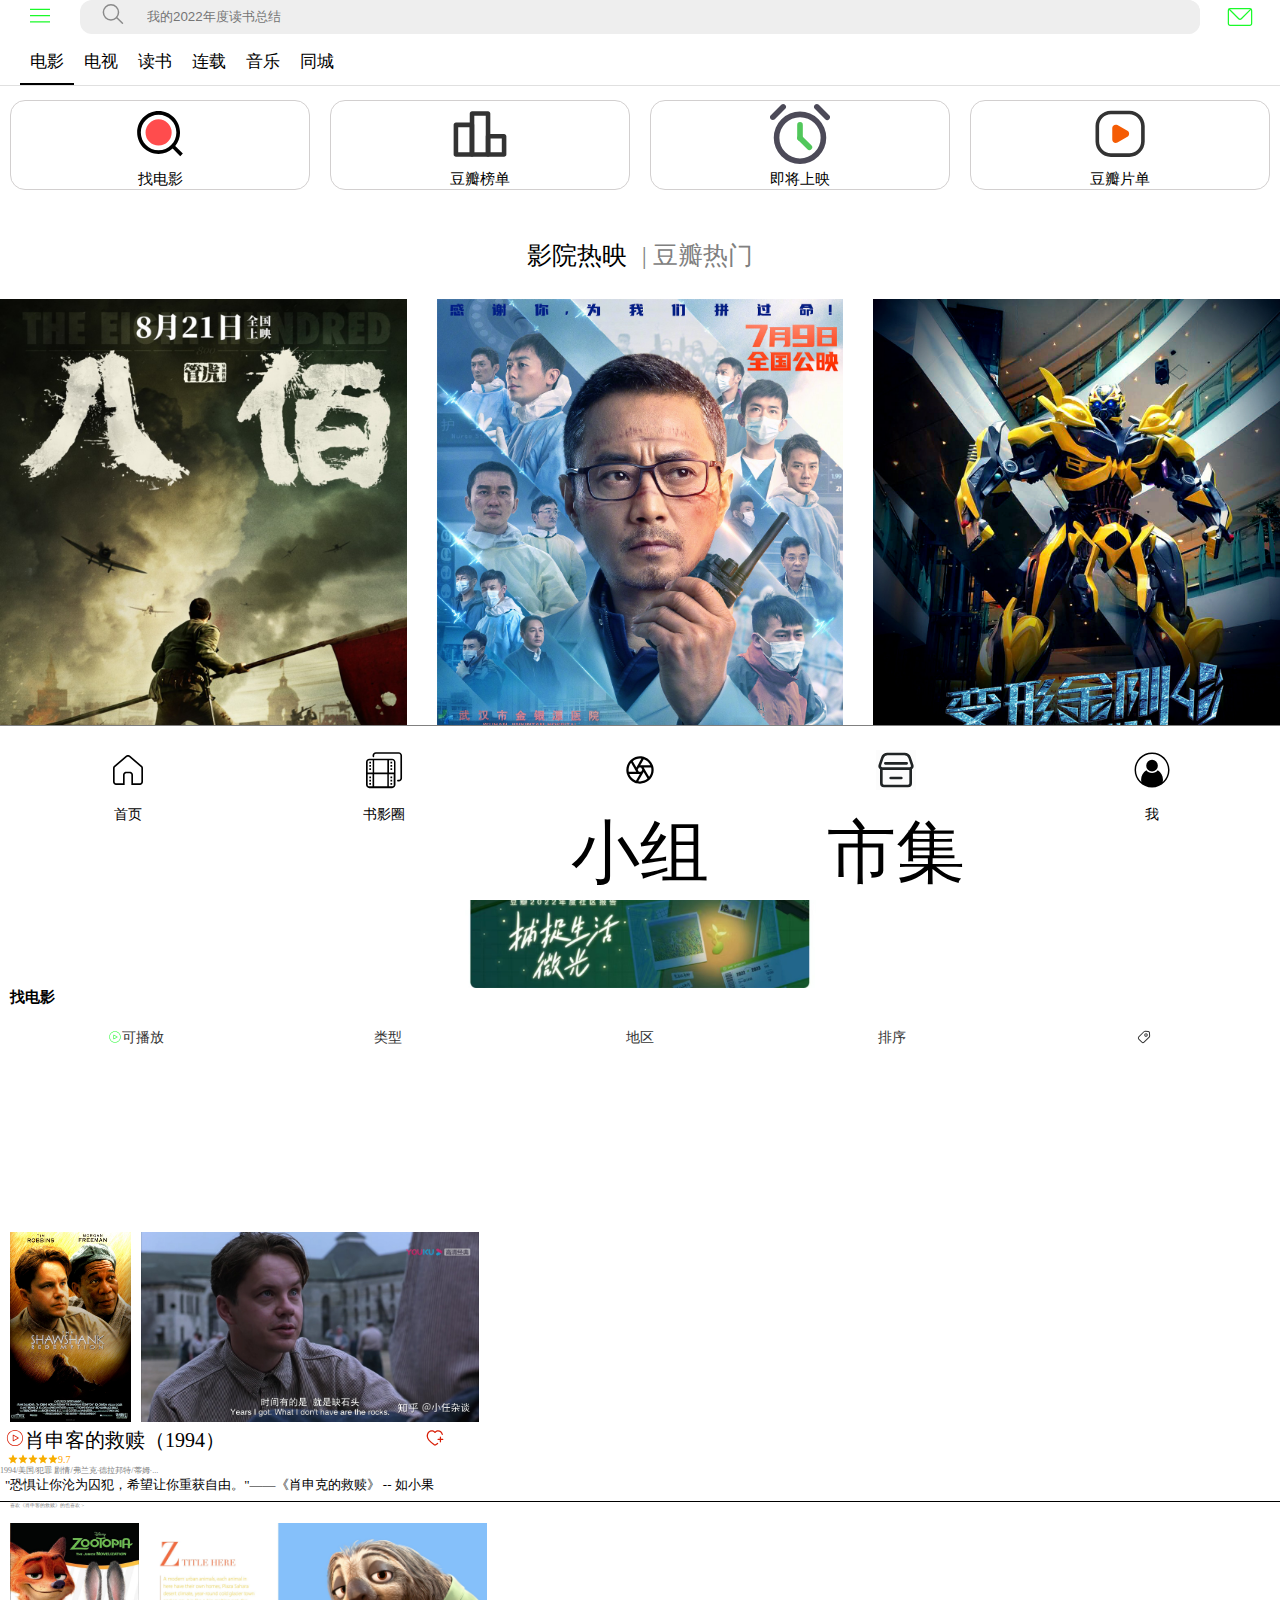
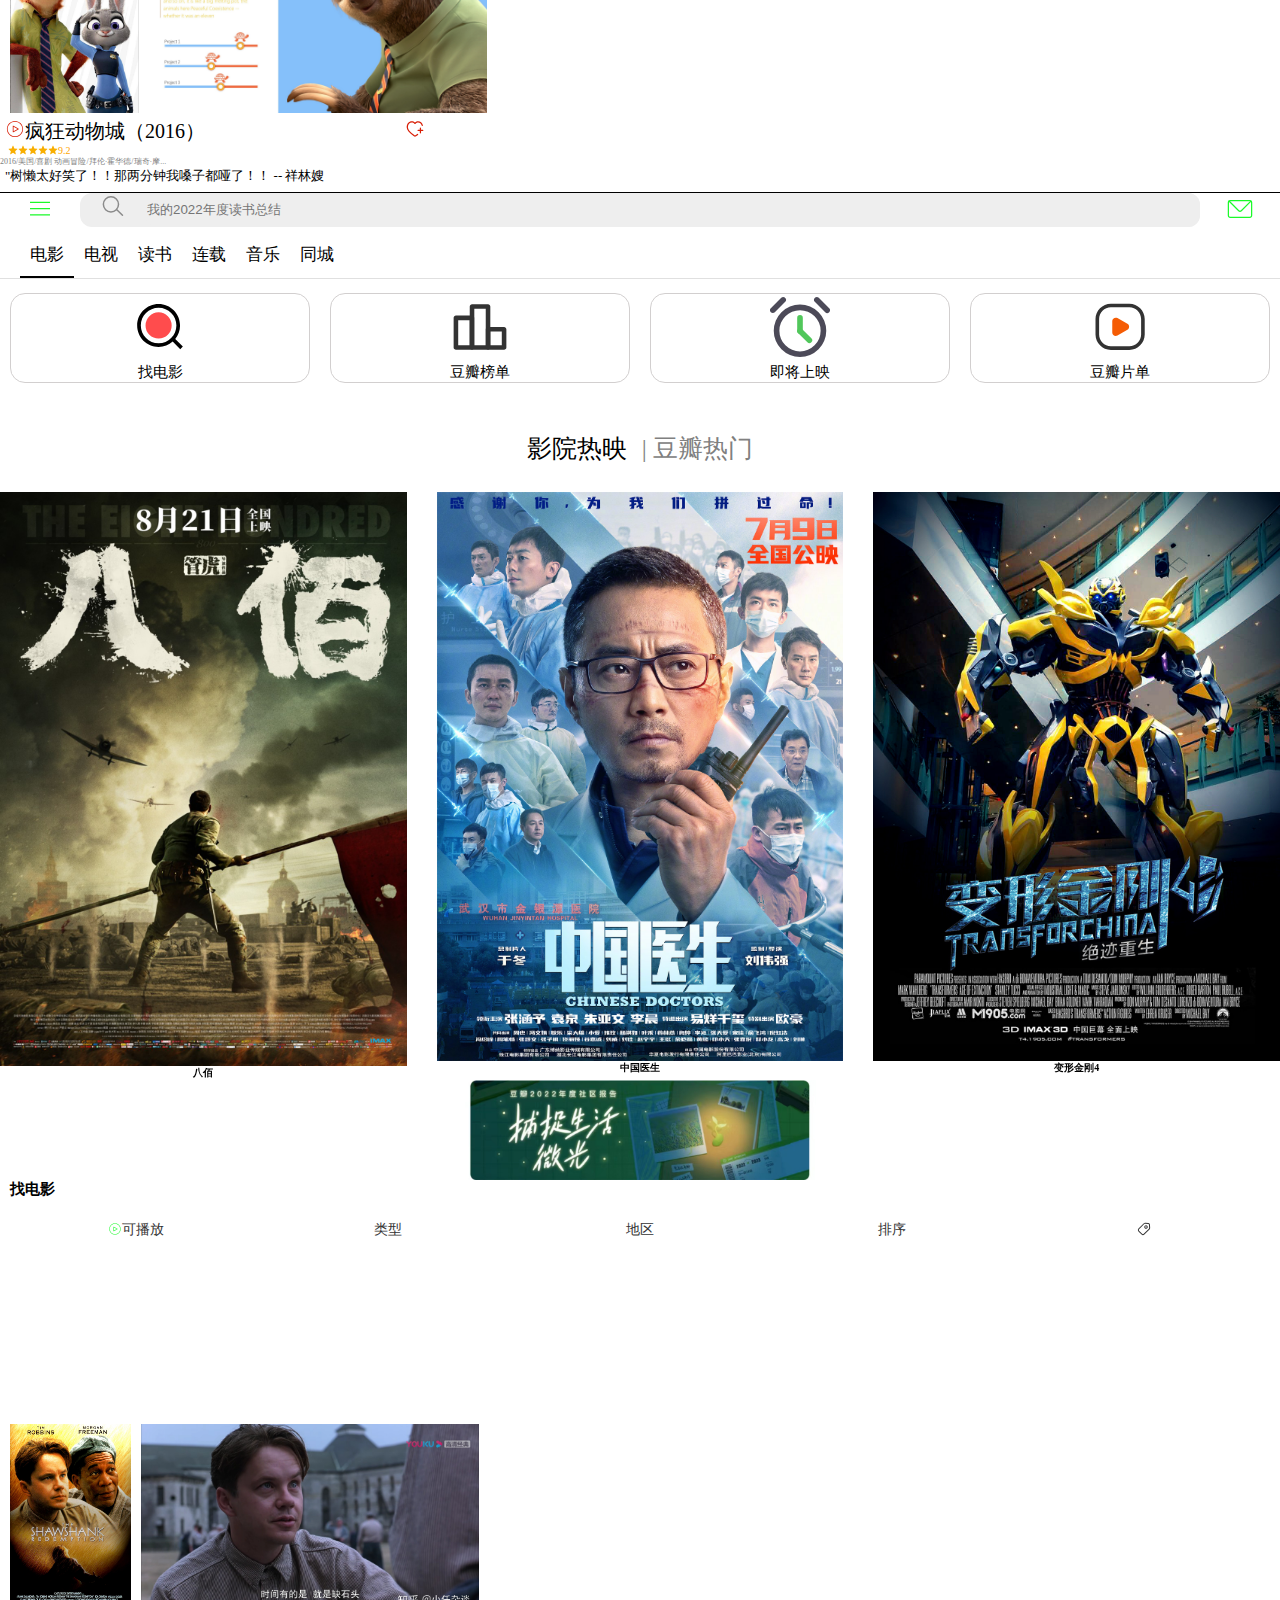
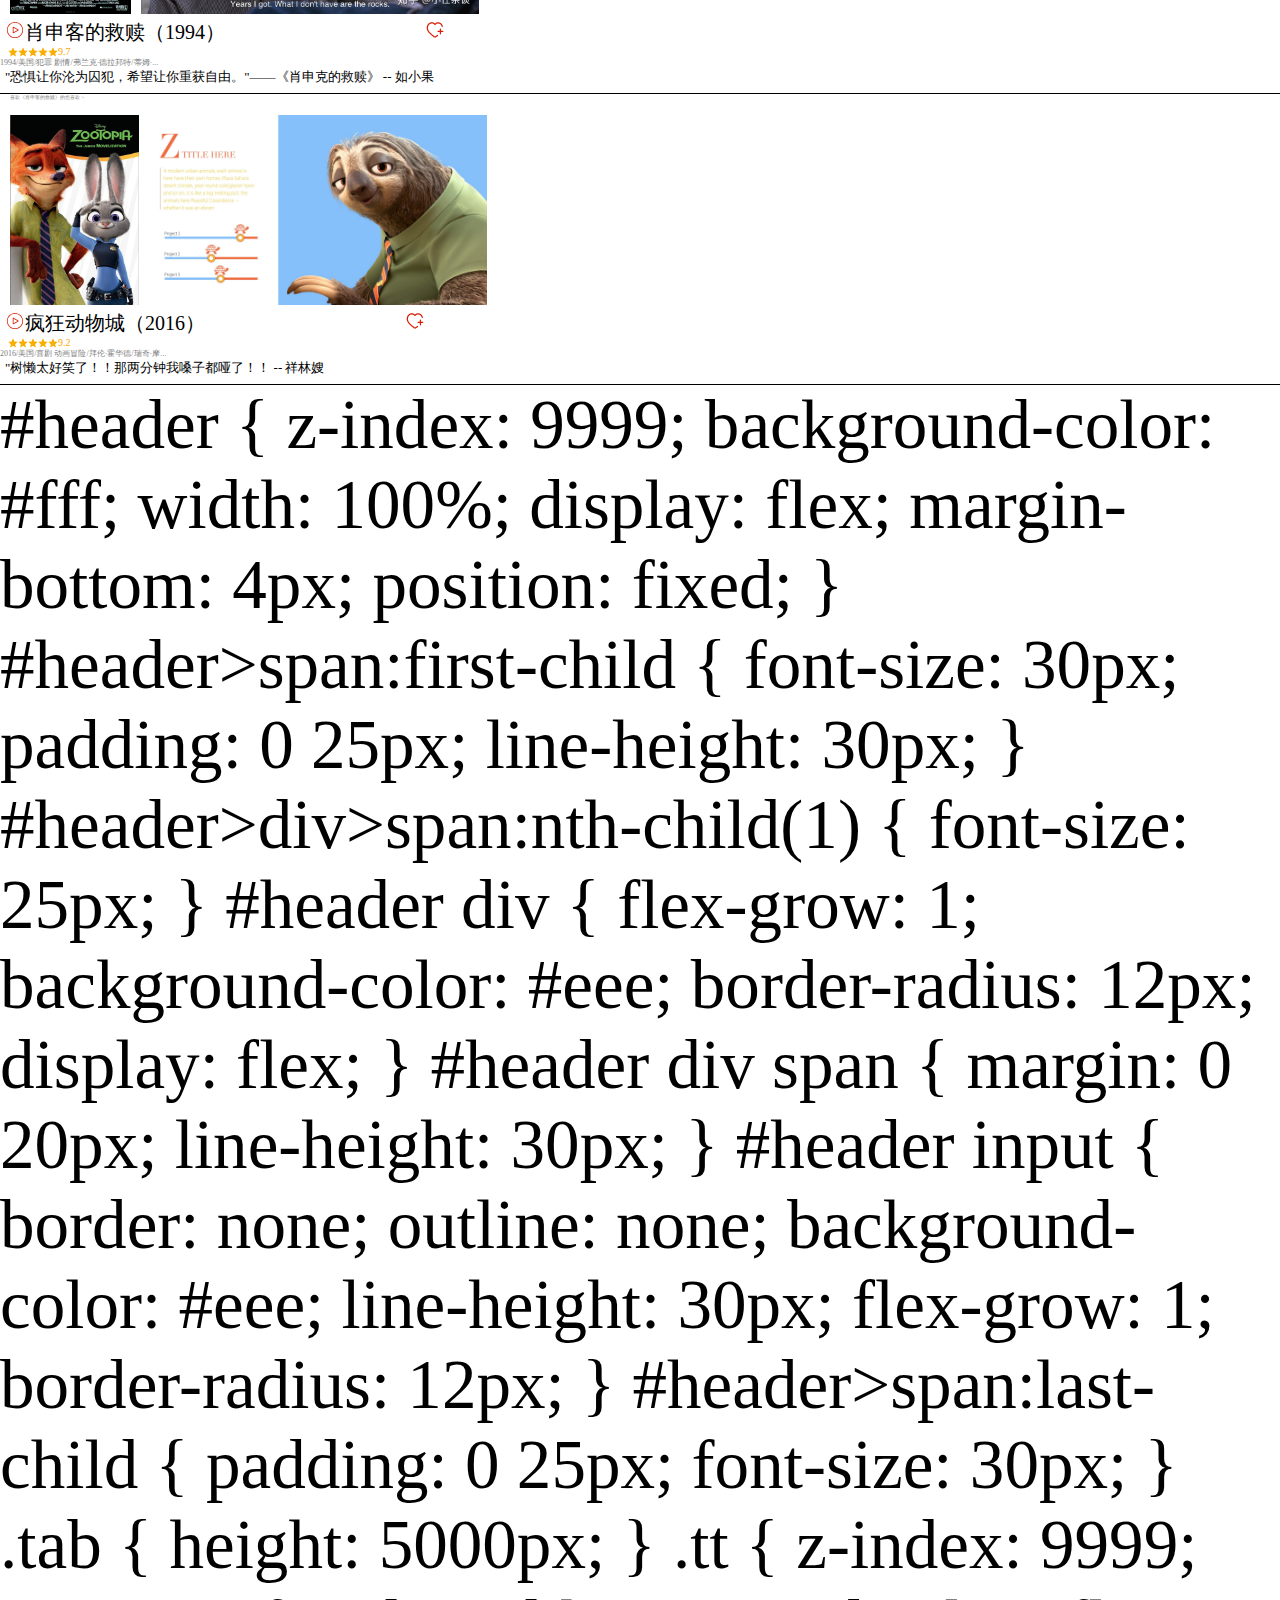
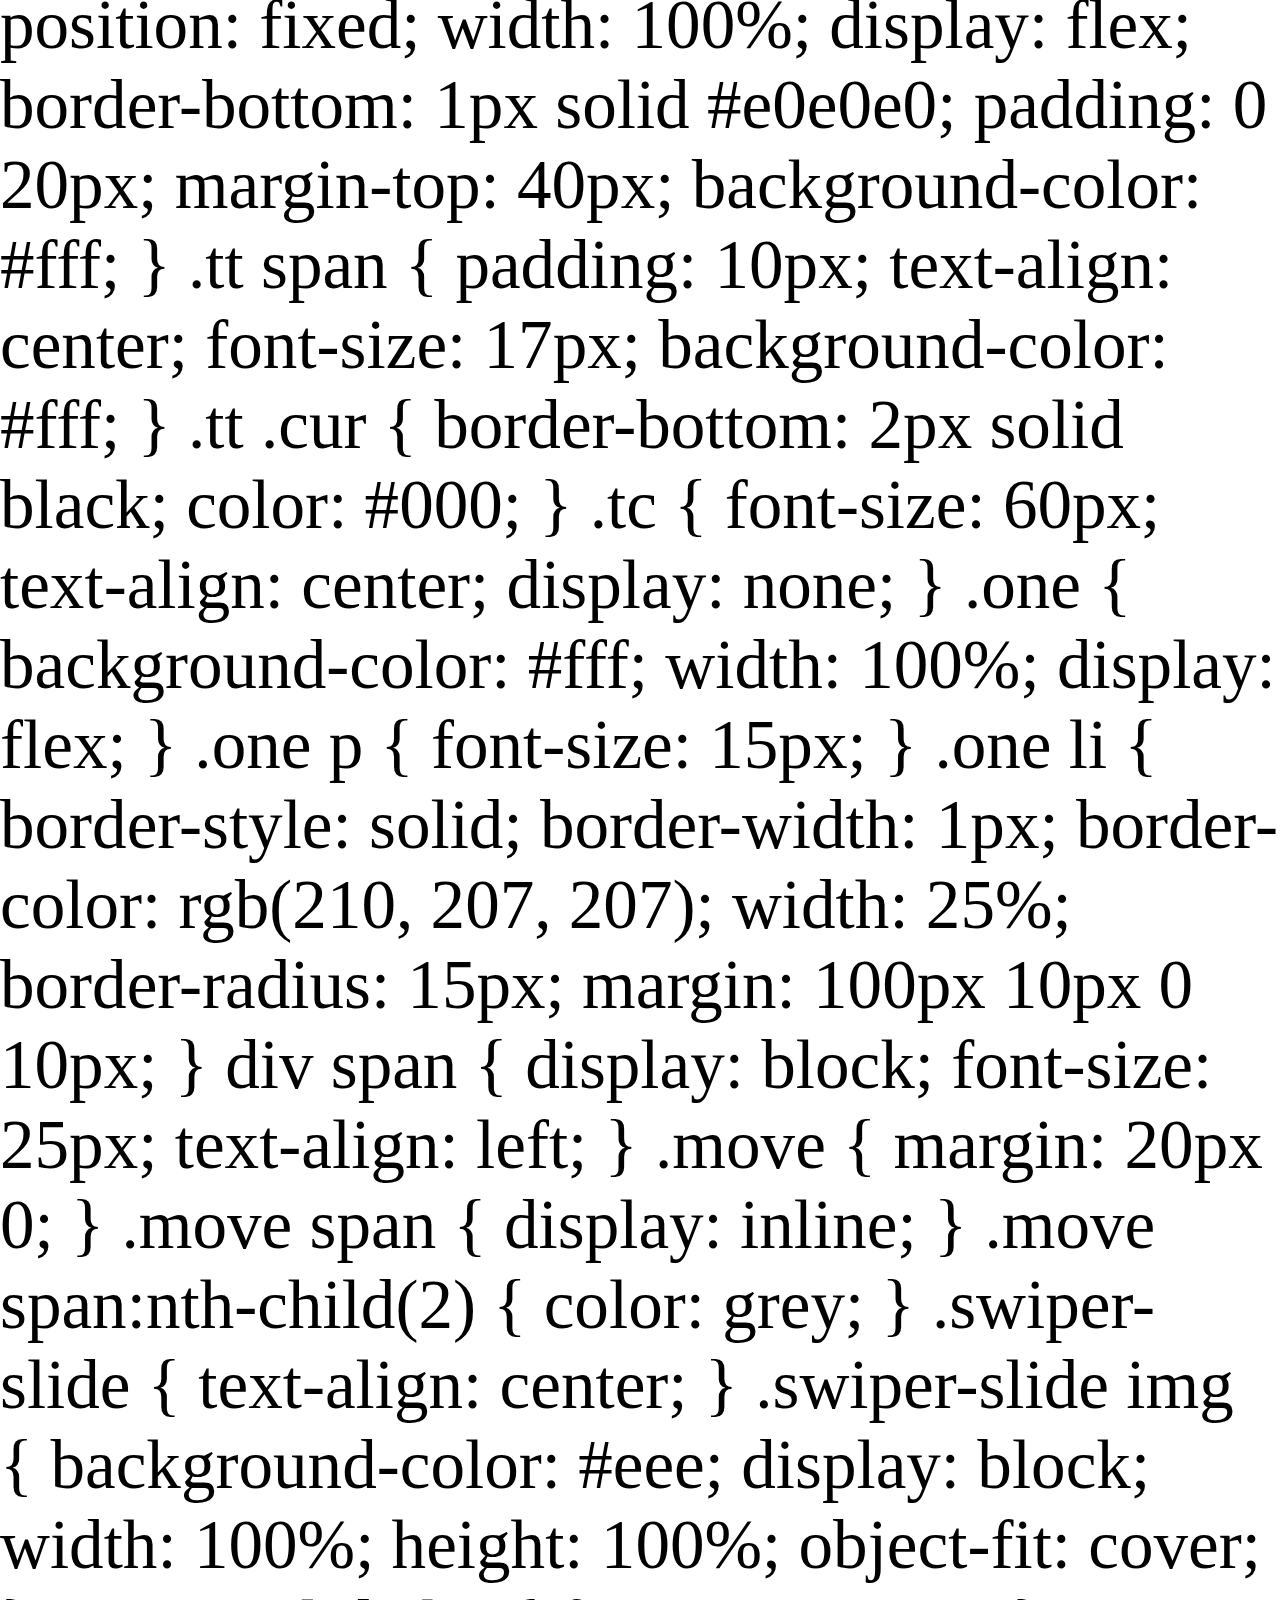
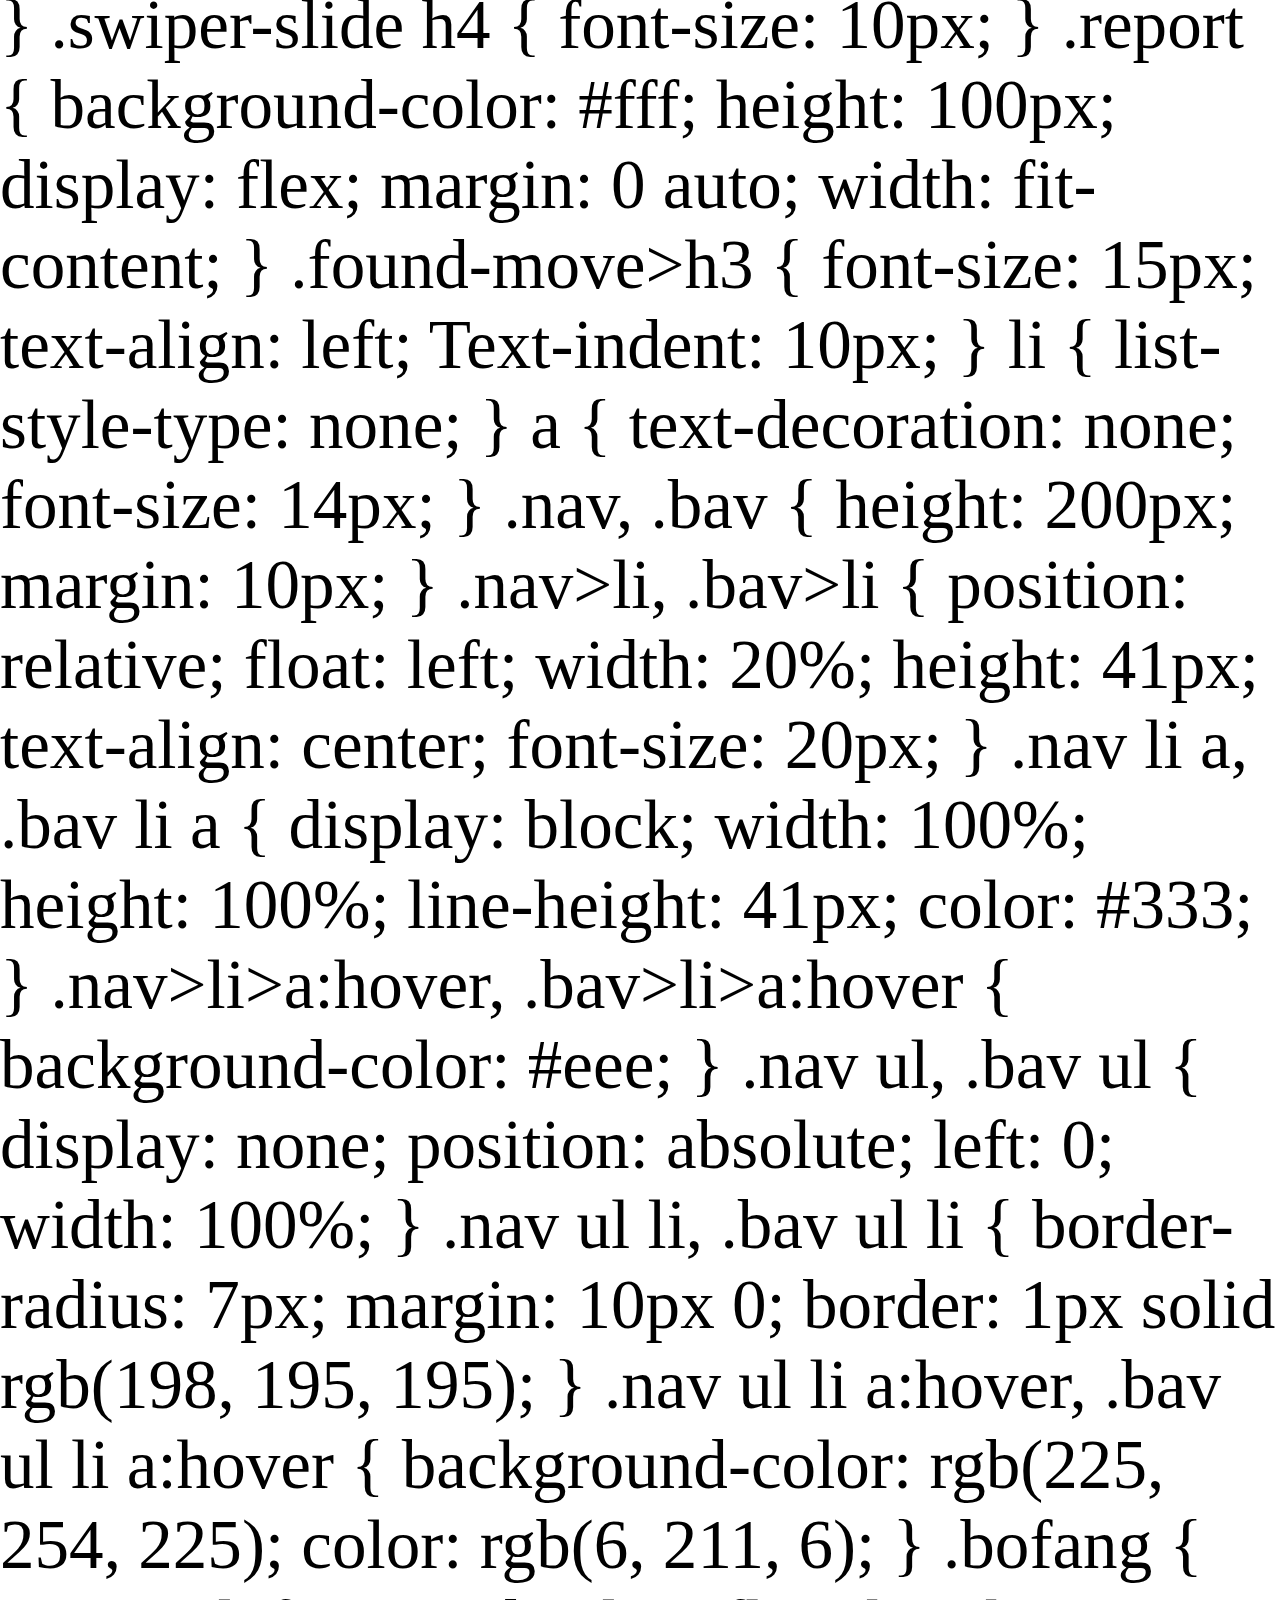
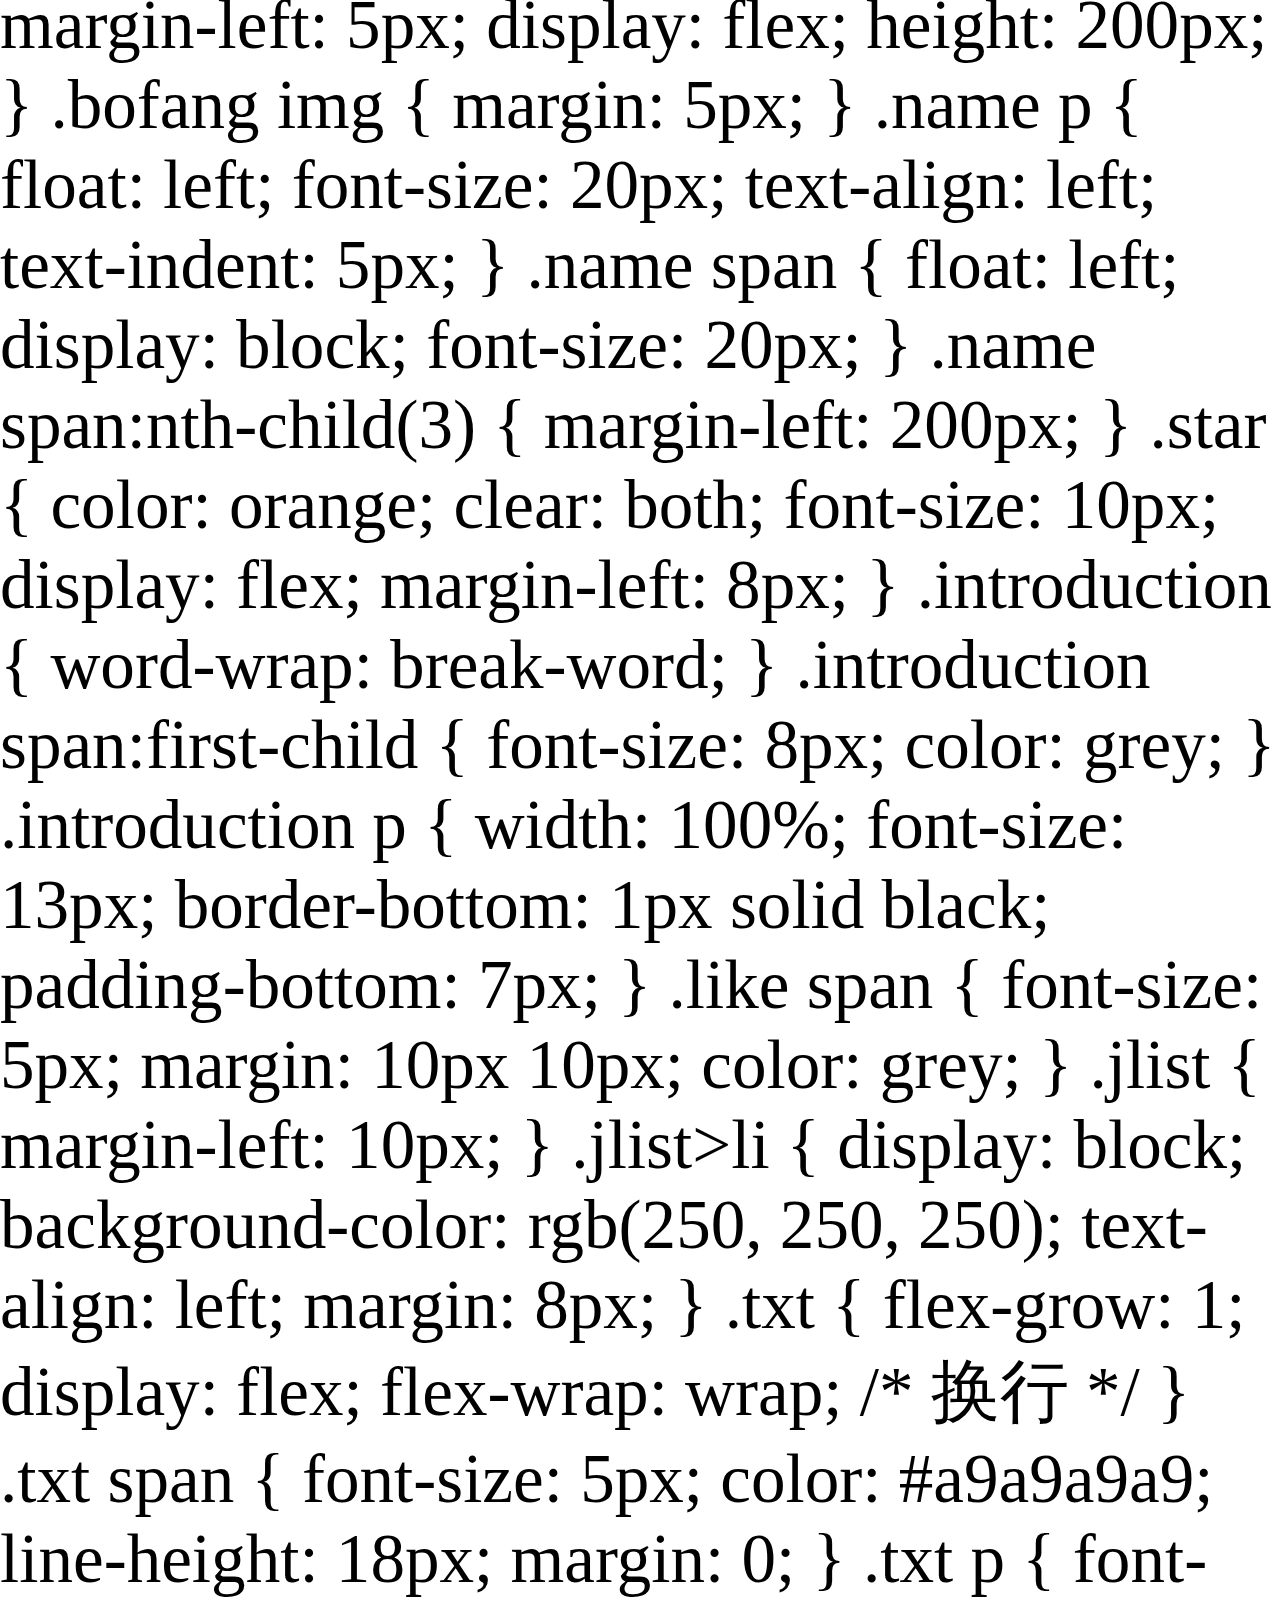
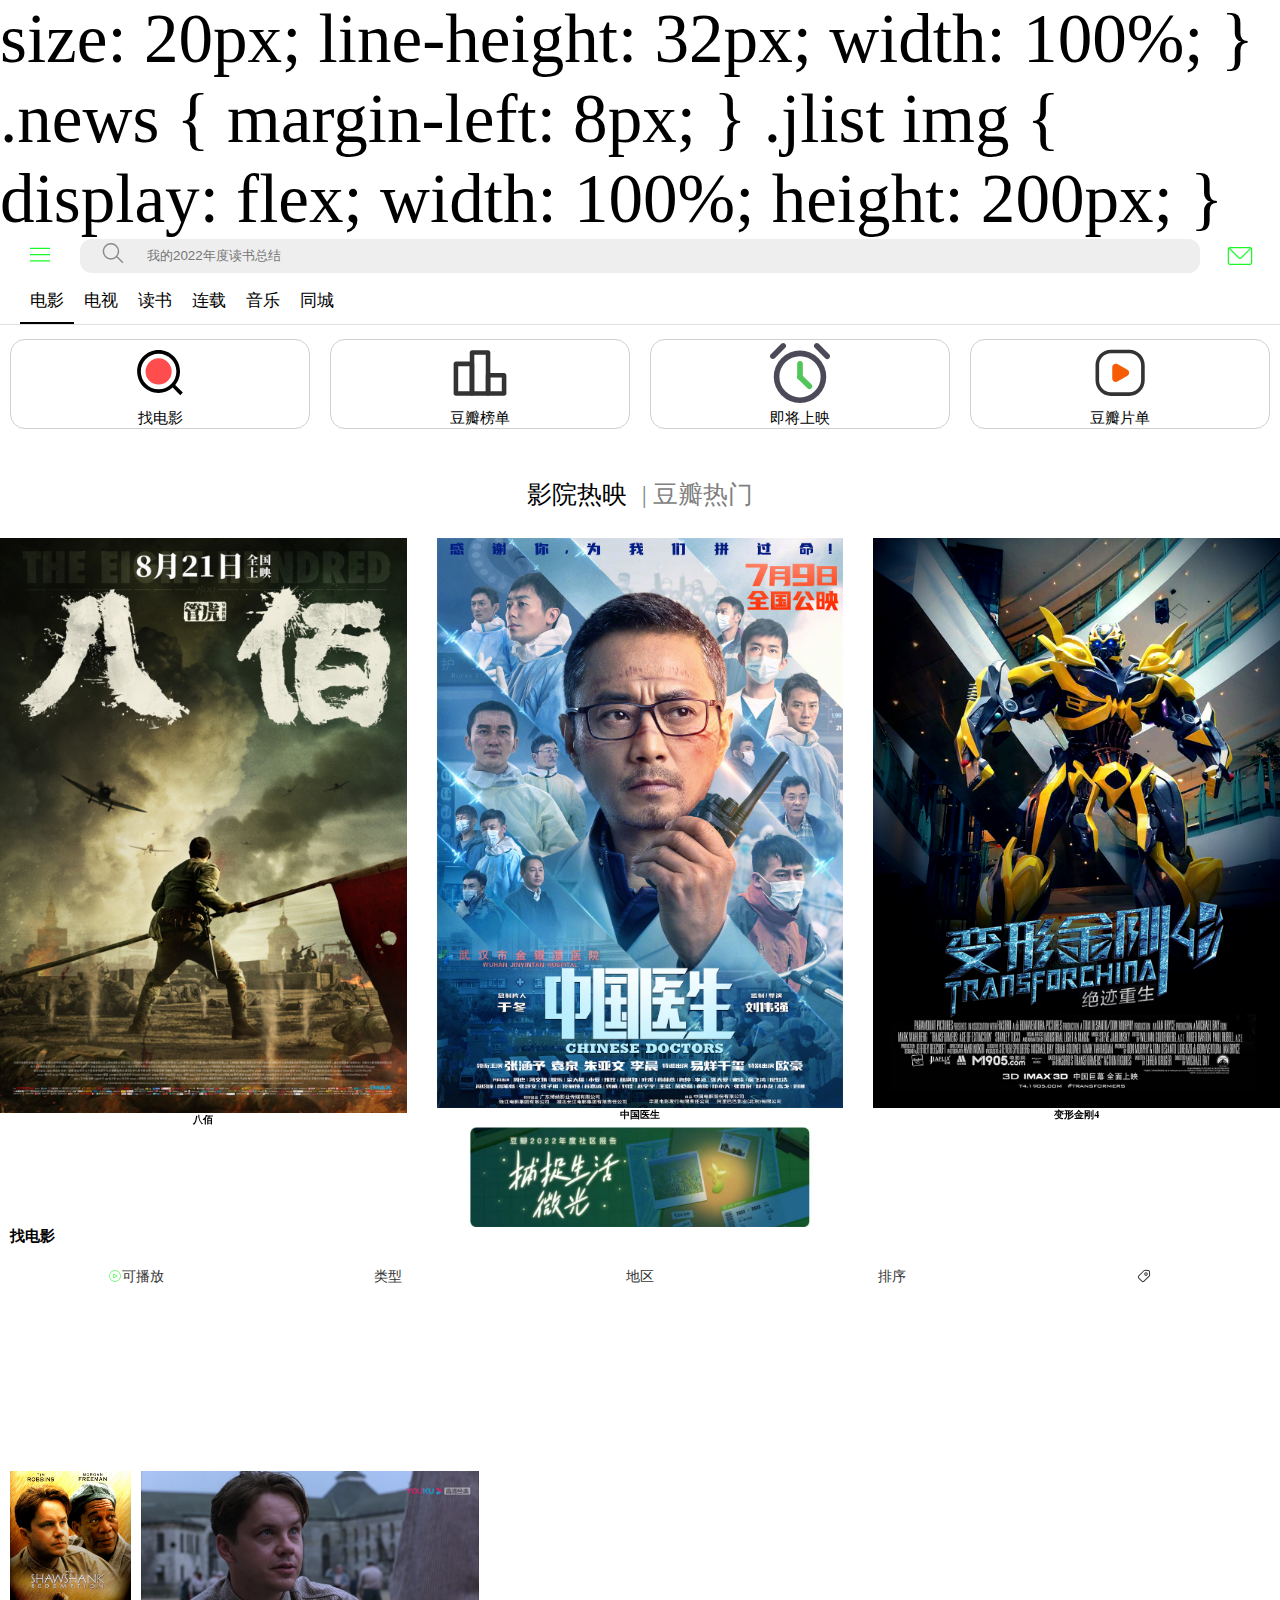
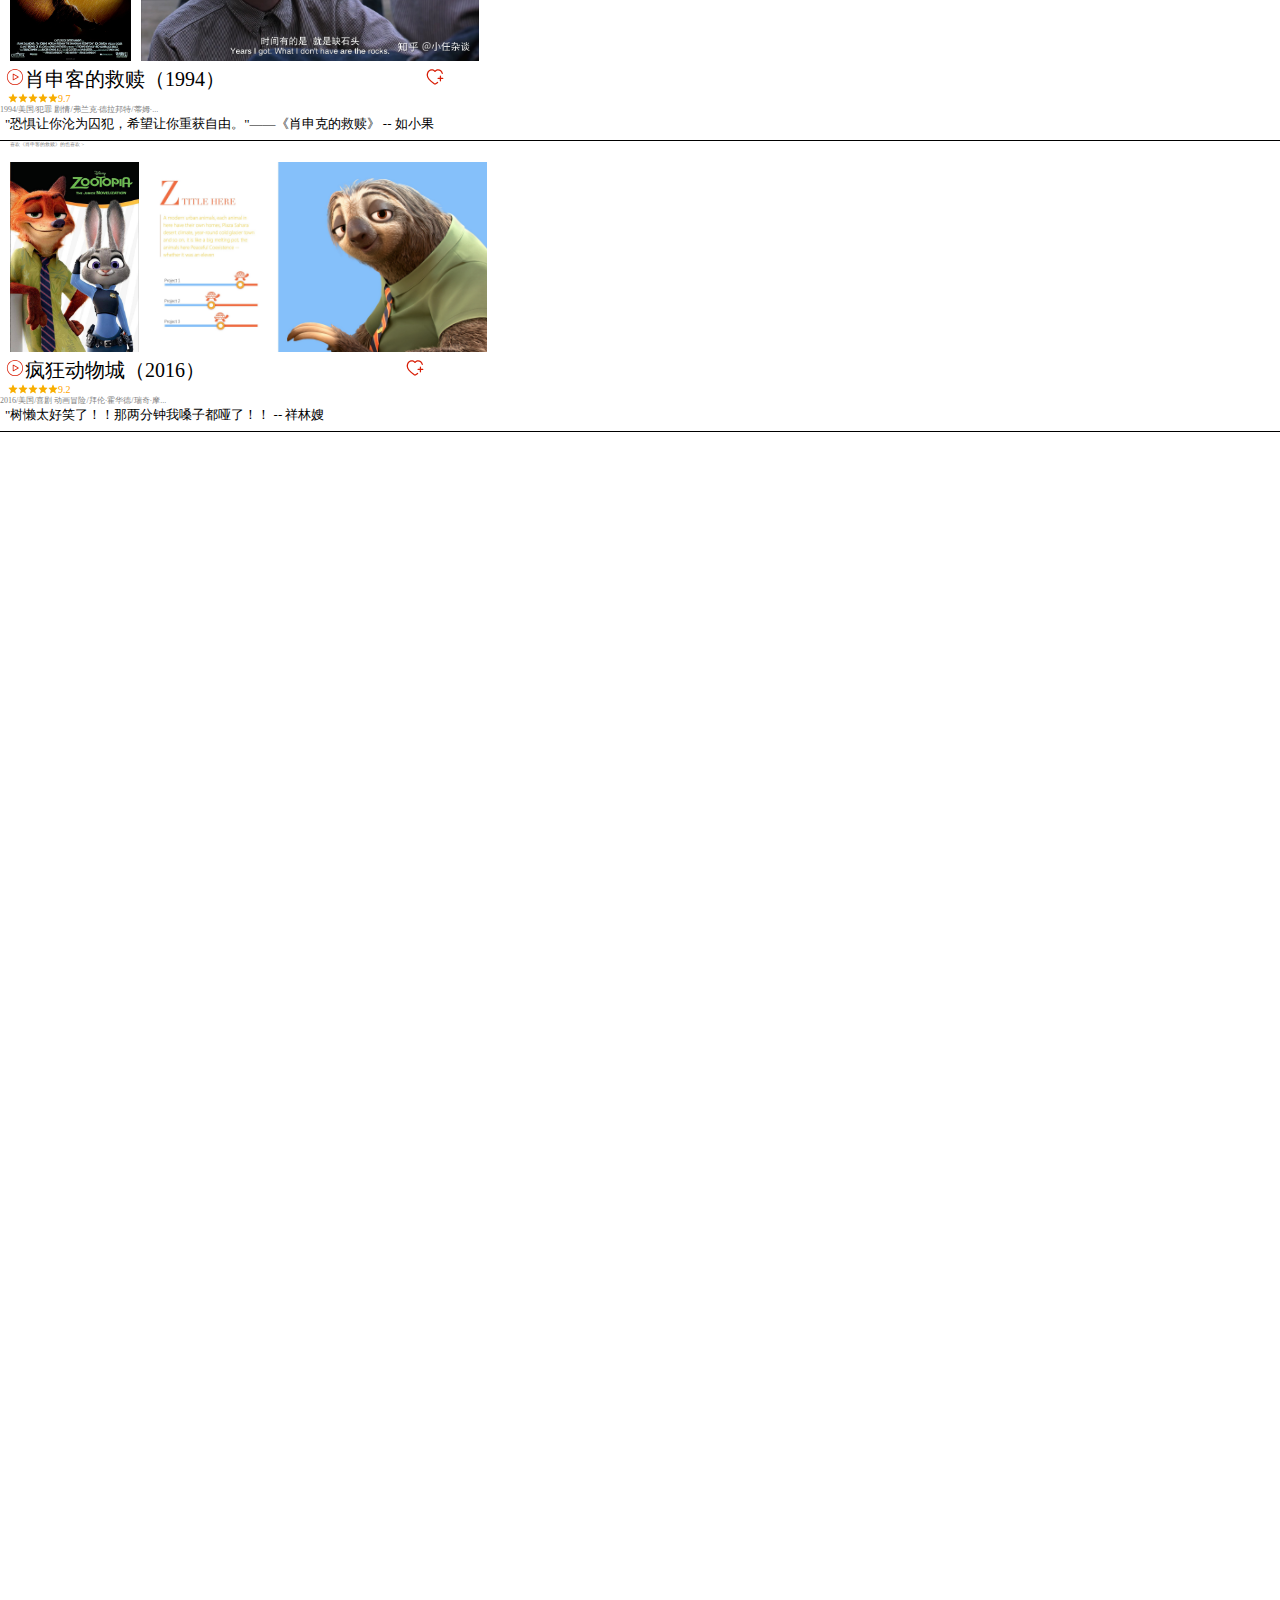
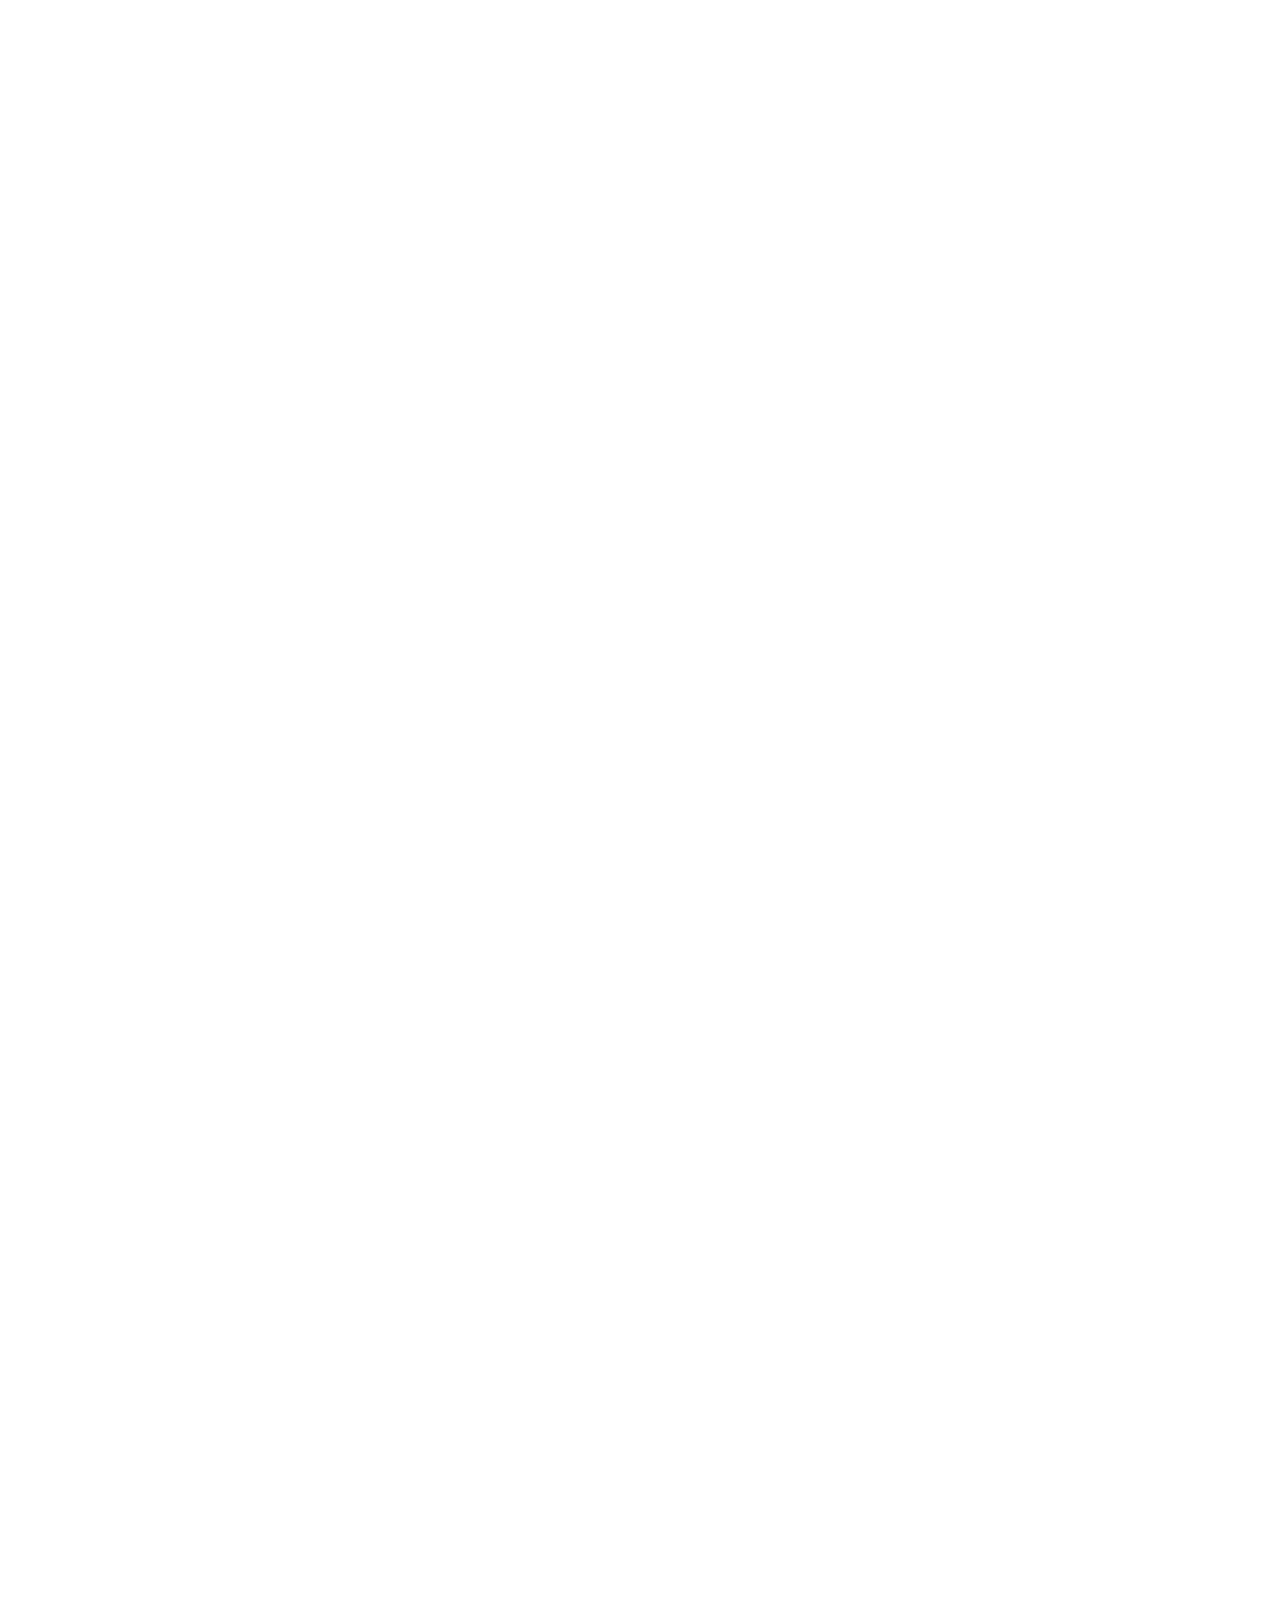
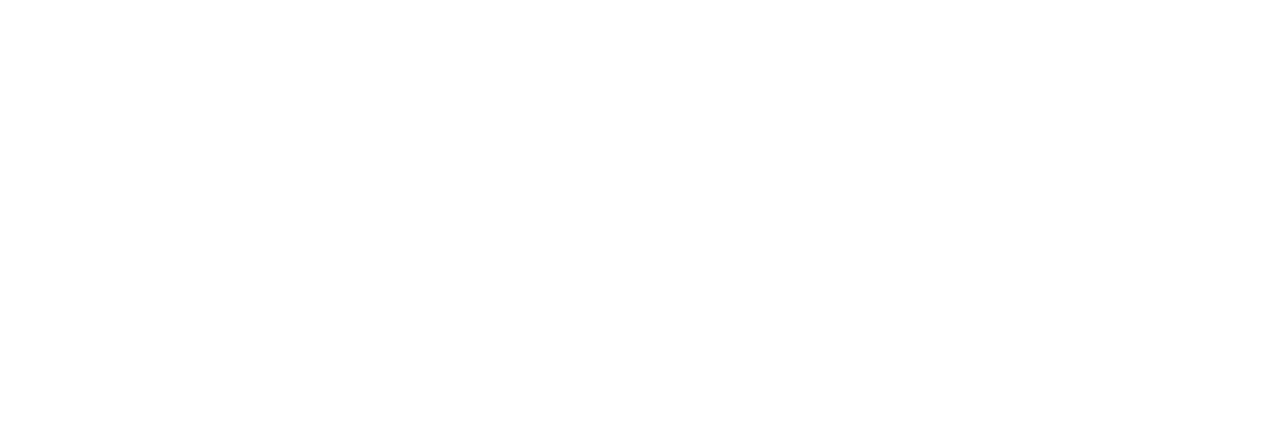
<file: 3rd.html>
<!DOCTYPE html>
<html lang="en">

<head>
  <meta charset="UTF-8">
  <meta name="apple-mobile-web-app-capable" content="yes">
  <meta name="apple-mobile-web-app-status-bar-style" content="black">
  <meta name="format-detection" content="telephone=no">
  <meta name="viewport" content="width=device-width, initial-scale=1.0, maximum-scale=1.0, user-scalable=0, shrink-to-fit=no, viewport-fit=cover">
  <title>20001010421-周恩鳌</title>
  <script src="./font/iconfont.js"></script>
  <link rel="stylesheet" href="./css/pub.css">
  <link rel="stylesheet" href="./js/swiper/swiper-bundle.css">

  <style>
    .icon {
      width: 1em;
      height: 1em;
      vertical-align: -0.15em;
      fill: currentColor;
      overflow: hidden;
    }

    .botton {
      border-top-style: solid;
      border-width: 1px;
      border-color: gray;
      position: fixed;
      left: 0;
      bottom: 0;
      width: 100%;
      background-color: #fff;
      z-index: 9;
      display: flex;
    }

    .botton li {
      width: 20%;
      text-align: center;
    }

    .botton svg {
      font-size: 40px;
      margin: 5px auto;
    }<!DOCTYPE html><!DOCTYPE html>
<html lang="en">

<head>
  <meta charset="UTF-8">
  <meta name="apple-mobile-web-app-capable" content="yes">
  <meta name="apple-mobile-web-app-status-bar-style" content="black">
  <meta name="format-detection" content="telephone=no">
  <meta name="viewport" content="width=device-width, initial-scale=1.0, maximum-scale=1.0, user-scalable=0, shrink-to-fit=no, viewport-fit=cover">
  <title>20001010421-周恩鳌</title>
  <script src="./font/iconfont.js"></script>
  <link rel="stylesheet" href="./css/pub.css">
  <link rel="stylesheet" href="./js/swiper/swiper-bundle.css">

  <style>
    .icon {
      width: 1em;
      height: 1em;
      vertical-align: -0.15em;
      fill: currentColor;
      overflow: hidden;
    }

    .botton {
      border-top-style: solid;
      border-width: 1px;
      border-color: gray;
      position: fixed;
      left: 0;
      bottom: 0;
      width: 100%;
      background-color: #fff;
      z-index: 9;
      display: flex;
    }

    .botton li {
      width: 20%;
      text-align: center;
    }

    .botton svg {
      font-size: 40px;
      margin: 5px auto;
    }

    #header {
      z-index: 9999;
      background-color: #fff;
      width: 100%;
      display: flex;
      margin-bottom: 4px;
      position: fixed;
    }

    #header>span:first-child {
      font-size: 30px;
      padding: 0 25px;

      line-height: 30px;
    }

    #header>div>span:nth-child(1) {

      font-size: 25px;
    }

    #header div {
      flex-grow: 1;
      background-color: #eee;
      border-radius: 12px;
      display: flex;
    }

    #header div span {
      margin: 0 20px;
      line-height: 30px;
    }

    #header input {
      border: none;
      outline: none;
      background-color: #eee;
      line-height: 30px;
      flex-grow: 1;
      border-radius: 12px;
    }

    #header>span:last-child {
      padding: 0 25px;
      font-size: 30px;
    }

    .tab {
      height: 5000px;



    }

    .tt {
      z-index: 9999;
      position: fixed;
      width: 100%;
      display: flex;
      border-bottom: 1px solid #e0e0e0;
      padding: 0 20px;
      margin-top: 40px;
      background-color: #fff;
    }

    .tt span {
      padding: 10px;
      text-align: center;
      font-size: 17px;
      background-color: #fff;

    }

    .tt .cur {
      border-bottom: 2px solid black;

      color: #000;



    }

    .tc {

      font-size: 60px;
      text-align: center;

      display: none;
    }

    .one {
      background-color: #fff;
      width: 100%;
      display: flex;
    }

    .one p {
      font-size: 15px;
    }

    .one li {
      border-style: solid;
      border-width: 1px;
      border-color: rgb(210, 207, 207);
      width: 25%;

      border-radius: 15px;
      margin: 100px 10px 0 10px;
    }

    div span {
      display: block;
      font-size: 25px;
      text-align: left;
    }

    .move {


      margin: 20px 0;


    }

    .move span {
      display: inline;

    }

    .move span:nth-child(2) {
      color: grey;
    }

    .swiper-slide {
      text-align: center;

    }

    .swiper-slide img {
      background-color: #eee;
      display: block;
      width: 100%;
      height: 100%;
      object-fit: cover;
    }

    .swiper-slide h4 {
      font-size: 10px;


    }

    .report {
      background-color: #fff;
      height: 100px;
      display: flex;
      margin: 0 auto;
      width: fit-content;

    }

    .found-move>h3 {
      font-size: 15px;
      text-align: left;
      Text-indent: 10px;
    }
    li {
      list-style-type: none;
    }

    a {
      text-decoration: none;
      font-size: 14px;
    }

    .nav,
    .bav {
      height: 200px;
      margin: 10px;
    }

    .nav>li,
    .bav>li {
      position: relative;
      float: left;
      width: 20%;
      height: 41px;
      text-align: center;
      font-size: 20px;
    }

    .nav li a,
    .bav li a {
      display: block;
      width: 100%;
      height: 100%;
      line-height: 41px;
      color: #333;
    }

    .nav>li>a:hover,
    .bav>li>a:hover {
      background-color: #eee;

    }

    .nav ul,
    .bav ul {
      display: none;
      position: absolute;

      left: 0;
      width: 100%;


    }

    .nav ul li,
    .bav ul li {
      border-radius: 7px;
      margin: 10px 0;
      border: 1px solid rgb(198, 195, 195);
    }

    .nav ul li a:hover,
    .bav ul li a:hover {
      background-color: rgb(225, 254, 225);
      color: rgb(6, 211, 6);
    }

    .bofang {
      margin-left: 5px;
      display: flex;
      height: 200px;
    }

    .bofang img {
      margin: 5px;
    }

    .name p {
      float: left;
      font-size: 20px;
      text-align: left;
      text-indent: 5px;
    }

    .name span {
      float: left;
      display: block;
      font-size: 20px;

    }

    .name span:nth-child(3) {
      margin-left: 200px;
    }

    .star {
      color: orange;
      clear: both;
      font-size: 10px;
      display: flex;
      margin-left: 8px;

    }

    .introduction {
      word-wrap: break-word;
    }

    .introduction span:first-child {
      font-size: 8px;
      color: grey;

    }

    .introduction p {
      width: 100%;
      font-size: 13px;
      border-bottom: 1px solid black;
      padding-bottom: 7px;
    }

    .like span {
      font-size: 5px;
      margin: 10px 10px;
      color: grey;


    }

    .jlist {


      margin-left: 10px;
    }

    .jlist>li {
      display: block;
      background-color: rgb(250, 250, 250);
      text-align: left;
      margin: 8px;


    }

    .txt {
      flex-grow: 1;
      
      display: flex;
      flex-wrap: wrap;
      /* 换行 */

    }

    .txt span {
      font-size: 5px;
      color: #a9a9a9a9;
      line-height: 18px;
      margin: 0;
    }

    .txt p {
      font-size: 20px;
      line-height: 32px;
      width: 100%;
    }

    .news {


      margin-left: 8px;
    }

    .jlist img {
      display: flex;
      width: 100%;
      height: 200px;

    }
  </style>
</head>

<body>
  <header id="header">
    <span>
      <svg class="icon" aria-hidden="true">
        <use xlink:href="#icon-caidan_o-copy"></use>
      </svg>
    </span>
    <div>
      <span>
        <svg class="icon" aria-hidden="true">
          <use xlink:href="#icon-Magnifier"></use>
        </svg>
      </span>
      <input type="text" placeholder="我的2022年度读书总结">

    </div>
    <span>
      <svg class="icon" aria-hidden="true">
        <use xlink:href="#icon-xinfeng"></use>
      </svg>
    </span>

  </header>
 






  <div class="tab">
    <div class="tt">
      <span class="cur">电影</span>
      <span>电视</span>
      <span>读书</span>
      <span>连载</span>
      <span>音乐</span>
      <span>同城</span>
    </div>
    <div class="tc" style="display:block">
      <ul class="one">
        <li>

          <svg class="icon" aria-hidden="true">
            <use xlink:href="#icon-sousuo"></use>
          </svg>
          <p>找电影</p>

        </li>

        <li>
          <svg class="icon" aria-hidden="true">
            <use xlink:href="#icon-bangdan"></use>
          </svg>
          <p>豆瓣榜单</p>
        </li>
        <li>
          <svg class="icon" aria-hidden="true">
            <use xlink:href="#icon-daojishi"></use>
          </svg>
          <p>即将上映</p>
        </li>
        <li>
          <svg class="icon" aria-hidden="true">
            <use xlink:href="#icon-bofang"></use>
          </svg>
          <p>豆瓣片单</p>
        </li>

      </ul>

      <div class="move">
        <span>影院热映</span>
        <span>| 豆瓣热门</span>


      </div>
      <div class="swiper mySwiper">
        <div class="swiper-wrapper">
          <div class="swiper-slide"> <img src="./img/bb.png" alt=" ">
            <h4>八佰</h4>
          </div>

          <div class="swiper-slide"><img src="./img/zgys.jpg" alt="">
            <h4>中国医生</h4>
          </div>
          <div class="swiper-slide"><img src="./img/bxjg4.png" alt="">
            <h4>变形金刚4</h4>
          </div>
          <div class="swiper-slide"><img src="./img/shxd.png" alt="">
            <h4>扫黑行动</h4>
          </div>
          <div class="swiper-slide"><img src="./img/mss.png" alt="">
            <h4>魔术师</h4>
          </div>
          <div class="swiper-slide"><img src="./img/wlgt.png" alt="">
            <h4>万里归途</h4>
          </div>
          <div class="swiper-slide"><img src="./img/afd.png" alt="">
            <h4>阿凡达：水之道</h4>
          </div>
          <div class="swiper-slide"><img src="./img/hhw.png" alt="">
            <h4>航海王</h4>
          </div>
          <div class="swiper-slide"><img src="./img/zzsc.png" alt="">
            <h4>沼泽深处的女孩</h4>
          </div>
        </div>
        <div class="swiper-pagination"></div>
        <div class="report">
          <img src="./img/20221218105411.jpg" alt="">
        </div>
        <div class="found-move">
          <h3>找电影</h3>
     
          <ul class="nav">
            <li>
              <a href="#"><svg class="icon" aria-hidden="true">
                  <use xlink:href="#icon-bofang1"> </use>
                </svg>可播放</a>
              <ul>
                <li>
                  <a href="">钢琴</a>
                </li>
                <li>

                  <a href="">爵士乐</a>
                </li>
                <li>
                  <a href="">警匪</a>
                </li>
              </ul>
            </li>
            <li>
              <a href="#">类型</a>
              <ul>
                <li>
                  <a href="">科幻</a>
                </li>
                <li>

                  <a href="">惊悚</a>
                </li>
                <li>
                  <a href="">喜剧</a>
                </li>
              </ul>
            </li>
            <li>
              <a href="#">地区</a>
              <ul>
                <li>
                  <a href="">美国</a>
                </li>
                <li>
                  <a href="">韩国</a>
                </li>
                <li>
                  <a href="">中国</a>
                </li>
              </ul>
            </li>
            <li>
              <a href="#">排序</a>
              <ul>
                <li>
                  <a href="">综合排序</a>
                </li>
                <li>
                  <a href="">近期热度</a>
                </li>
                <li>
                  <a href="">高分优先</a>
                </li>
              </ul>
            </li>
            <li>
              <a href="#"><svg class="icon" aria-hidden="true">
                  <use xlink:href="#icon-tag"> </use>
                </svg> </a>

            </li>
          </ul>
          <div class="bofang">
            <img src="./img/022945t2ceojyziumuo85i.jpg" alt="">
            <img src="./img/v2-3ebbb1c2c85be0e8a88e76271f45fd91_r.jpg" alt="">

          </div>
          <div class="name">
            <p>
              <svg class="icon" aria-hidden="true">
                <use xlink:href="#icon-bofang1-copy"> </use>
              </svg>
            </p>
            <span>
              肖申客的救赎（1994）
            </span>
            <span>
              <svg class="icon" aria-hidden="true">
                <use xlink:href="#icon-xiangkan"></use>
              </svg>

            </span>
            <ul class="star">
              <li>
                <svg class="icon" aria-hidden="true">
                  <use xlink:href="#icon-star"></use>
                </svg>
              </li>
              <li>
                <svg class="icon" aria-hidden="true">
                  <use xlink:href="#icon-star"></use>
                </svg>
              </li>
              <li>
                <svg class="icon" aria-hidden="true">
                  <use xlink:href="#icon-star"></use>
                </svg>
              </li>
              <li>
                <svg class="icon" aria-hidden="true">
                  <use xlink:href="#icon-star"></use>
                </svg>
              </li>
              <li>
                <svg class="icon" aria-hidden="true">
                  <use xlink:href="#icon-star"></use>
                </svg>
              </li>
              <li>
                9.7
              </li>

            </ul>
            <div class="introduction">
              <span>
                1994/美国/犯罪 剧情/弗兰克·德拉邦特/蒂姆·...
              </span>
              <p>"恐惧让你沦为囚犯，希望让你重获自由。"——《肖申克的救赎》 -- 如小果</p>

            </div>
          </div>
          <div class="like"><span>喜欢《肖申客的救赎》的也喜欢 ></span>
          </div>

          <div class="bofang">
            <img src="./img/6045ea3cd7f8a70001752735+L.png" alt="">
            <img src="./img/0169a356ea6c506ac7255885dc6f92.jpg@2o.jpg" alt="">

          </div>
          <div class="name">
            <p>
              <svg class="icon" aria-hidden="true">
                <use xlink:href="#icon-bofang1-copy"> </use>
              </svg>
            </p>
            <span>
              疯狂动物城（2016）
            </span>
            <span>
              <svg class="icon" aria-hidden="true">
                <use xlink:href="#icon-xiangkan"></use>
              </svg>

            </span>
            <ul class="star">
              <li>
                <svg class="icon" aria-hidden="true">
                  <use xlink:href="#icon-star"></use>
                </svg>
              </li>
              <li>
                <svg class="icon" aria-hidden="true">
                  <use xlink:href="#icon-star"></use>
                </svg>
              </li>
              <li>
                <svg class="icon" aria-hidden="true">
                  <use xlink:href="#icon-star"></use>
                </svg>
              </li>
              <li>
                <svg class="icon" aria-hidden="true">
                  <use xlink:href="#icon-star"></use>
                </svg>
              </li>
              <li>
                <svg class="icon" aria-hidden="true">
                  <use xlink:href="#icon-star"></use>
                </svg>
              </li>
              <li>
                9.2
              </li>

            </ul>
            <div class="introduction">
              <span>
                2016/美国/喜剧 动画冒险/拜伦·霍华德/瑞奇·摩...
              </span>
              <p>"树懒太好笑了！！那两分钟我嗓子都哑了！！ -- 祥林嫂</p>

            </div>
          </div>
          <!-- // -->



        </div>
      </div>

    </div>
    <div class="tc">
      <ul class="one">
        <li>

          <svg class="icon" aria-hidden="true">
            <use xlink:href="#icon-sousuo"></use>
          </svg>
          <p>找电视</p>

        </li>

        <li>
          <svg class="icon" aria-hidden="true">
            <use xlink:href="#icon-bangdan"></use>
          </svg>
          <p>豆瓣榜单</p>
        </li>
        <li>
          <svg class="icon" aria-hidden="true">
            <use xlink:href="#icon-daojishi"></use>
          </svg>
          <p>即将上映</p>
        </li>
        <li>
          <svg class="icon" aria-hidden="true">
            <use xlink:href="#icon-jihuabiao"></use>
          </svg>
          <p>播出时间表</p>
        </li>

      </ul>
      <div class="move">
        <span>热播新剧</span>
        <span>| 热播综艺</span>


      </div>

      <div class="swiper mySwiper">
        <div class="swiper-wrapper">
          <div class="swiper-slide"> <img src="./img/qy.jpg" alt=" ">
            <h4>庆余年</h4>
          </div>

          <div class="swiper-slide"><img src="./img/dssnz.jpg" alt="">
            <h4>大宋少年志</h4>
          </div>
          <div class="swiper-slide"><img src="./img/ygz.jpg" alt="">
            <h4>勇敢者</h4>
          </div>
          <div class="swiper-slide"><img src="./img/qgjc.jpg" alt="">
            <h4>千古玦尘</h4>
          </div>
          <div class="swiper-slide"><img src="./img/djdh2.jpg" alt="">
            <h4>大江大河2</h4>
          </div>
          <div class="swiper-slide"><img src="./img/dqg.jpg" alt="">
            <h4>大秦赋</h4>
          </div>
          <div class="swiper-slide"><img src="./img/wdqk.jpg" alt="">
            <h4>武动乾坤</h4>
          </div>
          <div class="swiper-slide"><img src="./img/xsj.jpg" alt="">
            <h4>新世界</h4>
          </div>
          <div class="swiper-slide"><img src="./img/ldx.jpg" alt="">
            <h4>狼殿下</h4>
          </div>
        </div>
        <div class="swiper-pagination"></div>
        <div class="report">
          <img src="./img/20221218213348.jpg" alt="">
        </div>
        <div class="found-move">
          <h3>找电视</h3>
          <ul class="bav">
            <li>
              <a href="#"><svg class="icon" aria-hidden="true">
                  <use xlink:href="#icon-bofang1"> </use>
                </svg>可播放</a>
              <ul>
                <li>
                  <a href="">文化</a>
                </li>
                <li>

                  <a href="">亲情</a>
                </li>
                <li>
                  <a href="">感人</a>
                </li>
              </ul>
            </li>
            <li>
              <a href="#">类型</a>
              <ul>
                <li>
                  <a href="">喜剧</a>
                </li>
                <li>

                  <a href="">爱情</a>
                </li>
                <li>
                  <a href="">古装</a>
                </li>
              </ul>
            </li>
            <li>
              <a href="#">地区</a>
              <ul>
                <li>
                  <a href="">意大利</a>
                </li>
                <li>
                  <a href="">俄罗斯</a>
                </li>
                <li>
                  <a href="">华语</a>
                </li>
              </ul>
            </li>
            <li>
              <a href="#">排序</a>
              <ul>
                <li>
                  <a href="">综合排序</a>
                </li>
                <li>
                  <a href="">近期热度</a>
                </li>
                <li>
                  <a href="">首播时间</a>
                </li>
              </ul>
            </li>
            <li>
              <a href="#"><svg class="icon" aria-hidden="true">
                  <use xlink:href="#icon-tag"> </use>
                </svg> </a>

            </li>
          </ul>
          <ul class="jlist">

          </ul>
          <div>

          </div>
        </div>

      </div>
      <div class="tc">
</div>
      <div class="tc">

      </div>
      <div class="tc">


      </div>
      <div class="tc">

      </div>
    </div>




    <ul class="botton">
      <li>
        <a href="./index.html">
          <svg class="icon" aria-hidden="true">
            <use xlink:href="#icon-shouye1"></use>
          </svg>
          <p>首页</p>
        </a>
      </li>
      <li>
        <a href="./3rd.html">
        <svg class="icon" aria-hidden="true">
          <use xlink:href="#icon-iconset0129"></use>
        </svg>
        <p>书影圈</p>
      </a>
      </li>
      <li>
        <a href="#">
        <svg class="icon" aria-hidden="true">
          <use xlink:href="#icon-pengyouquan"></use>
        </svg>
        <p>小组</p>
      </a>
      </li>
      <li>
        <a href="#">
        <svg class="icon" aria-hidden="true">
          <use xlink:href="#icon-shangcheng"></use>
        </svg>
        <p>市集</p>
      </a>
      </li>
      <li>
  
        <a href="./2nd.html">
        <svg class="icon" aria-hidden="true">
          <use xlink:href="#icon-wode"></use>
        </svg>
        <p>我</p>
      </a>
      </li>
    </ul>
    
    <script src="./js/tab.js">
    </script>


    <script src="./js/swiper/swiper-bundle.min.js"> </script>
    <script>
      var swiper = new Swiper(".mySwiper", {
        slidesPerView: 3,
        spaceBetween: 30,
        freeMode: true,

      });
    </script>
    <script>
      // 1. 获取元素
      var nav = document.querySelector('.nav');
      var lis = nav.children; // 得到3个小li
      // 2.循环注册事件
      for (var i = 0; i < lis.length; i++) {
        lis[i].onmouseover = function () {
          this.children[1].style.display = 'block';
        }
        lis[i].onmouseout = function () {
          this.children[1].style.display = 'none';
        }
      }
    </script>
    <script>
      // 1. 获取元素
      var nav = document.querySelector('.bav');
      var lis = nav.children;  
  
      for (var i = 0; i < lis.length; i++) {
        lis[i].onmouseover = function () {
          this.children[1].style.display = 'block';
        }
        lis[i].onmouseout = function () {
          this.children[1].style.display = 'none';
        }
      }
      var jarr = [{

        title: "庆余年 (2019)",
        news: "2019/中国大陆/剧情 古装/ 孙皓/张若昀  李沁...",
        link: "#",
        img: "./img/qyn.jpg"

      },
      {
        title: "爱情公寓4 (2014)",
        news: "2014/中国大陆/喜剧  爱情/ 韦正/娄艺潇 陈赫...",
        link: "#",
        img: "./img/aqgy4.jpg"
      },
      {
        title: "且试天下 (2022)",
        news: "2012/中国大陆/剧情  爱情/ 尹涛/杨洋  赵露思...",
        link: "#",
        img: "./img/qstx.jpg"
      },
      {
        title: "猎罪图鉴 (2022)",
        news: "2022/中国大陆/悬疑  犯罪/  邢键钧/檀健次  金世佳...",
        link: "#",
        img: "./img/lztj.jpg"
      },
      {
        title: "开端 (2022)",
        news: "2022/中国大陆/剧情  爱情/  孙墨龙/ 白敬亭   赵今麦...",
        link: "#",
        img: "./img/kd.jpg"
      }]

      var jlist = document.querySelector(".jlist")
      //dom
      jarr.forEach((v, i) => {
        var nli = document.createElement("li")  
        nli.innerHTML = `
            <a href="#">
                    <img src="${v.img}">
                 </a> 
                <div class="txt">
                    <p>${v["title"]}</p>
                    <span class="news">${v.news}</span>
                </div>
                
            `;

   
        jlist.appendChild(nli); 
      })
    </script>
</body>

</html>
<html lang="en">

<head>
  <meta charset="UTF-8">
  <meta name="apple-mobile-web-app-capable" content="yes">
  <meta name="apple-mobile-web-app-status-bar-style" content="black">
  <meta name="format-detection" content="telephone=no">
  <meta name="viewport" content="width=device-width, initial-scale=1.0, maximum-scale=1.0, user-scalable=0, shrink-to-fit=no, viewport-fit=cover">
  <title>20001010421-周恩鳌</title>
  <script src="./font/iconfont.js"></script>
  <link rel="stylesheet" href="./css/pub.css">
  <link rel="stylesheet" href="./js/swiper/swiper-bundle.css">

  <style>
    .icon {
      width: 1em;
      height: 1em;
      vertical-align: -0.15em;
      fill: currentColor;
      overflow: hidden;
    }

    .botton {
      border-top-style: solid;
      border-width: 1px;
      border-color: gray;
      position: fixed;
      left: 0;
      bottom: 0;
      width: 100%;
      background-color: #fff;
      z-index: 9;
      display: flex;
    }

    .botton li {
      width: 20%;
      text-align: center;
    }

    .botton svg {
      font-size: 40px;
      margin: 5px auto;
    }

    #header {
      z-index: 9999;
      background-color: #fff;
      width: 100%;
      display: flex;
      margin-bottom: 4px;
      position: fixed;
    }

    #header>span:first-child {
      font-size: 30px;
      padding: 0 25px;

      line-height: 30px;
    }

    #header>div>span:nth-child(1) {

      font-size: 25px;
    }

    #header div {
      flex-grow: 1;
      background-color: #eee;
      border-radius: 12px;
      display: flex;
    }

    #header div span {
      margin: 0 20px;
      line-height: 30px;
    }

    #header input {
      border: none;
      outline: none;
      background-color: #eee;
      line-height: 30px;
      flex-grow: 1;
      border-radius: 12px;
    }

    #header>span:last-child {
      padding: 0 25px;
      font-size: 30px;
    }

    .tab {
      height: 5000px;



    }

    .tt {
      z-index: 9999;
      position: fixed;
      width: 100%;
      display: flex;
      border-bottom: 1px solid #e0e0e0;
      padding: 0 20px;
      margin-top: 40px;
      background-color: #fff;
    }

    .tt span {
      padding: 10px;
      text-align: center;
      font-size: 17px;
      background-color: #fff;

    }

    .tt .cur {
      border-bottom: 2px solid black;

      color: #000;



    }

    .tc {

      font-size: 60px;
      text-align: center;

      display: none;
    }

    .one {
      background-color: #fff;
      width: 100%;
      display: flex;
    }

    .one p {
      font-size: 15px;
    }

    .one li {
      border-style: solid;
      border-width: 1px;
      border-color: rgb(210, 207, 207);
      width: 25%;

      border-radius: 15px;
      margin: 100px 10px 0 10px;
    }

    div span {
      display: block;
      font-size: 25px;
      text-align: left;
    }

    .move {


      margin: 20px 0;


    }

    .move span {
      display: inline;

    }

    .move span:nth-child(2) {
      color: grey;
    }

    .swiper-slide {
      text-align: center;

    }

    .swiper-slide img {
      background-color: #eee;
      display: block;
      width: 100%;
      height: 100%;
      object-fit: cover;
    }

    .swiper-slide h4 {
      font-size: 10px;


    }

    .report {
      background-color: #fff;
      height: 100px;
      display: flex;
      margin: 0 auto;
      width: fit-content;

    }

    .found-move>h3 {
      font-size: 15px;
      text-align: left;
      Text-indent: 10px;
    }
    li {
      list-style-type: none;
    }

    a {
      text-decoration: none;
      font-size: 14px;
    }

    .nav,
    .bav {
      height: 200px;
      margin: 10px;
    }

    .nav>li,
    .bav>li {
      position: relative;
      float: left;
      width: 20%;
      height: 41px;
      text-align: center;
      font-size: 20px;
    }

    .nav li a,
    .bav li a {
      display: block;
      width: 100%;
      height: 100%;
      line-height: 41px;
      color: #333;
    }

    .nav>li>a:hover,
    .bav>li>a:hover {
      background-color: #eee;

    }

    .nav ul,
    .bav ul {
      display: none;
      position: absolute;

      left: 0;
      width: 100%;


    }

    .nav ul li,
    .bav ul li {
      border-radius: 7px;
      margin: 10px 0;
      border: 1px solid rgb(198, 195, 195);
    }

    .nav ul li a:hover,
    .bav ul li a:hover {
      background-color: rgb(225, 254, 225);
      color: rgb(6, 211, 6);
    }

    .bofang {
      margin-left: 5px;
      display: flex;
      height: 200px;
    }

    .bofang img {
      margin: 5px;
    }

    .name p {
      float: left;
      font-size: 20px;
      text-align: left;
      text-indent: 5px;
    }

    .name span {
      float: left;
      display: block;
      font-size: 20px;

    }

    .name span:nth-child(3) {
      margin-left: 200px;
    }

    .star {
      color: orange;
      clear: both;
      font-size: 10px;
      display: flex;
      margin-left: 8px;

    }

    .introduction {
      word-wrap: break-word;
    }

    .introduction span:first-child {
      font-size: 8px;
      color: grey;

    }

    .introduction p {
      width: 100%;
      font-size: 13px;
      border-bottom: 1px solid black;
      padding-bottom: 7px;
    }

    .like span {
      font-size: 5px;
      margin: 10px 10px;
      color: grey;


    }

    .jlist {


      margin-left: 10px;
    }

    .jlist>li {
      display: block;
      background-color: rgb(250, 250, 250);
      text-align: left;
      margin: 8px;


    }

    .txt {
      flex-grow: 1;
      
      display: flex;
      flex-wrap: wrap;
      /* 换行 */

    }

    .txt span {
      font-size: 5px;
      color: #a9a9a9a9;
      line-height: 18px;
      margin: 0;
    }

    .txt p {
      font-size: 20px;
      line-height: 32px;
      width: 100%;
    }

    .news {


      margin-left: 8px;
    }

    .jlist img {
      display: flex;
      width: 100%;
      height: 200px;

    }
  </style>
</head>

<body>
  <header id="header">
    <span>
      <svg class="icon" aria-hidden="true">
        <use xlink:href="#icon-caidan_o-copy"></use>
      </svg>
    </span>
    <div>
      <span>
        <svg class="icon" aria-hidden="true">
          <use xlink:href="#icon-Magnifier"></use>
        </svg>
      </span>
      <input type="text" placeholder="我的2022年度读书总结">

    </div>
    <span>
      <svg class="icon" aria-hidden="true">
        <use xlink:href="#icon-xinfeng"></use>
      </svg>
    </span>

  </header>
 






  <div class="tab">
    <div class="tt">
      <span class="cur">电影</span>
      <span>电视</span>
      <span>读书</span>
      <span>连载</span>
      <span>音乐</span>
      <span>同城</span>
    </div>
    <div class="tc" style="display:block">
      <ul class="one">
        <li>

          <svg class="icon" aria-hidden="true">
            <use xlink:href="#icon-sousuo"></use>
          </svg>
          <p>找电影</p>

        </li>

        <li>
          <svg class="icon" aria-hidden="true">
            <use xlink:href="#icon-bangdan"></use>
          </svg>
          <p>豆瓣榜单</p>
        </li>
        <li>
          <svg class="icon" aria-hidden="true">
            <use xlink:href="#icon-daojishi"></use>
          </svg>
          <p>即将上映</p>
        </li>
        <li>
          <svg class="icon" aria-hidden="true">
            <use xlink:href="#icon-bofang"></use>
          </svg>
          <p>豆瓣片单</p>
        </li>

      </ul>

      <div class="move">
        <span>影院热映</span>
        <span>| 豆瓣热门</span>


      </div>
      <div class="swiper mySwiper">
        <div class="swiper-wrapper">
          <div class="swiper-slide"> <img src="./img/bb.png" alt=" ">
            <h4>八佰</h4>
          </div>

          <div class="swiper-slide"><img src="./img/zgys.jpg" alt="">
            <h4>中国医生</h4>
          </div>
          <div class="swiper-slide"><img src="./img/bxjg4.png" alt="">
            <h4>变形金刚4</h4>
          </div>
          <div class="swiper-slide"><img src="./img/shxd.png" alt="">
            <h4>扫黑行动</h4>
          </div>
          <div class="swiper-slide"><img src="./img/mss.png" alt="">
            <h4>魔术师</h4>
          </div>
          <div class="swiper-slide"><img src="./img/wlgt.png" alt="">
            <h4>万里归途</h4>
          </div>
          <div class="swiper-slide"><img src="./img/afd.png" alt="">
            <h4>阿凡达：水之道</h4>
          </div>
          <div class="swiper-slide"><img src="./img/hhw.png" alt="">
            <h4>航海王</h4>
          </div>
          <div class="swiper-slide"><img src="./img/zzsc.png" alt="">
            <h4>沼泽深处的女孩</h4>
          </div>
        </div>
        <div class="swiper-pagination"></div>
        <div class="report">
          <img src="./img/20221218105411.jpg" alt="">
        </div>
        <div class="found-move">
          <h3>找电影</h3>
     
          <ul class="nav">
            <li>
              <a href="#"><svg class="icon" aria-hidden="true">
                  <use xlink:href="#icon-bofang1"> </use>
                </svg>可播放</a>
              <ul>
                <li>
                  <a href="">钢琴</a>
                </li>
                <li>

                  <a href="">爵士乐</a>
                </li>
                <li>
                  <a href="">警匪</a>
                </li>
              </ul>
            </li>
            <li>
              <a href="#">类型</a>
              <ul>
                <li>
                  <a href="">科幻</a>
                </li>
                <li>

                  <a href="">惊悚</a>
                </li>
                <li>
                  <a href="">喜剧</a>
                </li>
              </ul>
            </li>
            <li>
              <a href="#">地区</a>
              <ul>
                <li>
                  <a href="">美国</a>
                </li>
                <li>
                  <a href="">韩国</a>
                </li>
                <li>
                  <a href="">中国</a>
                </li>
              </ul>
            </li>
            <li>
              <a href="#">排序</a>
              <ul>
                <li>
                  <a href="">综合排序</a>
                </li>
                <li>
                  <a href="">近期热度</a>
                </li>
                <li>
                  <a href="">高分优先</a>
                </li>
              </ul>
            </li>
            <li>
              <a href="#"><svg class="icon" aria-hidden="true">
                  <use xlink:href="#icon-tag"> </use>
                </svg> </a>

            </li>
          </ul>
          <div class="bofang">
            <img src="./img/022945t2ceojyziumuo85i.jpg" alt="">
            <img src="./img/v2-3ebbb1c2c85be0e8a88e76271f45fd91_r.jpg" alt="">

          </div>
          <div class="name">
            <p>
              <svg class="icon" aria-hidden="true">
                <use xlink:href="#icon-bofang1-copy"> </use>
              </svg>
            </p>
            <span>
              肖申客的救赎（1994）
            </span>
            <span>
              <svg class="icon" aria-hidden="true">
                <use xlink:href="#icon-xiangkan"></use>
              </svg>

            </span>
            <ul class="star">
              <li>
                <svg class="icon" aria-hidden="true">
                  <use xlink:href="#icon-star"></use>
                </svg>
              </li>
              <li>
                <svg class="icon" aria-hidden="true">
                  <use xlink:href="#icon-star"></use>
                </svg>
              </li>
              <li>
                <svg class="icon" aria-hidden="true">
                  <use xlink:href="#icon-star"></use>
                </svg>
              </li>
              <li>
                <svg class="icon" aria-hidden="true">
                  <use xlink:href="#icon-star"></use>
                </svg>
              </li>
              <li>
                <svg class="icon" aria-hidden="true">
                  <use xlink:href="#icon-star"></use>
                </svg>
              </li>
              <li>
                9.7
              </li>

            </ul>
            <div class="introduction">
              <span>
                1994/美国/犯罪 剧情/弗兰克·德拉邦特/蒂姆·...
              </span>
              <p>"恐惧让你沦为囚犯，希望让你重获自由。"——《肖申克的救赎》 -- 如小果</p>

            </div>
          </div>
          <div class="like"><span>喜欢《肖申客的救赎》的也喜欢 ></span>
          </div>

          <div class="bofang">
            <img src="./img/6045ea3cd7f8a70001752735+L.png" alt="">
            <img src="./img/0169a356ea6c506ac7255885dc6f92.jpg@2o.jpg" alt="">

          </div>
          <div class="name">
            <p>
              <svg class="icon" aria-hidden="true">
                <use xlink:href="#icon-bofang1-copy"> </use>
              </svg>
            </p>
            <span>
              疯狂动物城（2016）
            </span>
            <span>
              <svg class="icon" aria-hidden="true">
                <use xlink:href="#icon-xiangkan"></use>
              </svg>

            </span>
            <ul class="star">
              <li>
                <svg class="icon" aria-hidden="true">
                  <use xlink:href="#icon-star"></use>
                </svg>
              </li>
              <li>
                <svg class="icon" aria-hidden="true">
                  <use xlink:href="#icon-star"></use>
                </svg>
              </li>
              <li>
                <svg class="icon" aria-hidden="true">
                  <use xlink:href="#icon-star"></use>
                </svg>
              </li>
              <li>
                <svg class="icon" aria-hidden="true">
                  <use xlink:href="#icon-star"></use>
                </svg>
              </li>
              <li>
                <svg class="icon" aria-hidden="true">
                  <use xlink:href="#icon-star"></use>
                </svg>
              </li>
              <li>
                9.2
              </li>

            </ul>
            <div class="introduction">
              <span>
                2016/美国/喜剧 动画冒险/拜伦·霍华德/瑞奇·摩...
              </span>
              <p>"树懒太好笑了！！那两分钟我嗓子都哑了！！ -- 祥林嫂</p>

            </div>
          </div>
          <!-- // -->



        </div>
      </div>

    </div>
    <div class="tc">
      <ul class="one">
        <li>

          <svg class="icon" aria-hidden="true">
            <use xlink:href="#icon-sousuo"></use>
          </svg>
          <p>找电视</p>

        </li>

        <li>
          <svg class="icon" aria-hidden="true">
            <use xlink:href="#icon-bangdan"></use>
          </svg>
          <p>豆瓣榜单</p>
        </li>
        <li>
          <svg class="icon" aria-hidden="true">
            <use xlink:href="#icon-daojishi"></use>
          </svg>
          <p>即将上映</p>
        </li>
        <li>
          <svg class="icon" aria-hidden="true">
            <use xlink:href="#icon-jihuabiao"></use>
          </svg>
          <p>播出时间表</p>
        </li>

      </ul>
      <div class="move">
        <span>热播新剧</span>
        <span>| 热播综艺</span>


      </div>

      <div class="swiper mySwiper">
        <div class="swiper-wrapper">
          <div class="swiper-slide"> <img src="./img/qy.jpg" alt=" ">
            <h4>庆余年</h4>
          </div>

          <div class="swiper-slide"><img src="./img/dssnz.jpg" alt="">
            <h4>大宋少年志</h4>
          </div>
          <div class="swiper-slide"><img src="./img/ygz.jpg" alt="">
            <h4>勇敢者</h4>
          </div>
          <div class="swiper-slide"><img src="./img/qgjc.jpg" alt="">
            <h4>千古玦尘</h4>
          </div>
          <div class="swiper-slide"><img src="./img/djdh2.jpg" alt="">
            <h4>大江大河2</h4>
          </div>
          <div class="swiper-slide"><img src="./img/dqg.jpg" alt="">
            <h4>大秦赋</h4>
          </div>
          <div class="swiper-slide"><img src="./img/wdqk.jpg" alt="">
            <h4>武动乾坤</h4>
          </div>
          <div class="swiper-slide"><img src="./img/xsj.jpg" alt="">
            <h4>新世界</h4>
          </div>
          <div class="swiper-slide"><img src="./img/ldx.jpg" alt="">
            <h4>狼殿下</h4>
          </div>
        </div>
        <div class="swiper-pagination"></div>
        <div class="report">
          <img src="./img/20221218213348.jpg" alt="">
        </div>
        <div class="found-move">
          <h3>找电视</h3>
          <ul class="bav">
            <li>
              <a href="#"><svg class="icon" aria-hidden="true">
                  <use xlink:href="#icon-bofang1"> </use>
                </svg>可播放</a>
              <ul>
                <li>
                  <a href="">文化</a>
                </li>
                <li>

                  <a href="">亲情</a>
                </li>
                <li>
                  <a href="">感人</a>
                </li>
              </ul>
            </li>
            <li>
              <a href="#">类型</a>
              <ul>
                <li>
                  <a href="">喜剧</a>
                </li>
                <li>

                  <a href="">爱情</a>
                </li>
                <li>
                  <a href="">古装</a>
                </li>
              </ul>
            </li>
            <li>
              <a href="#">地区</a>
              <ul>
                <li>
                  <a href="">意大利</a>
                </li>
                <li>
                  <a href="">俄罗斯</a>
                </li>
                <li>
                  <a href="">华语</a>
                </li>
              </ul>
            </li>
            <li>
              <a href="#">排序</a>
              <ul>
                <li>
                  <a href="">综合排序</a>
                </li>
                <li>
                  <a href="">近期热度</a>
                </li>
                <li>
                  <a href="">首播时间</a>
                </li>
              </ul>
            </li>
            <li>
              <a href="#"><svg class="icon" aria-hidden="true">
                  <use xlink:href="#icon-tag"> </use>
                </svg> </a>

            </li>
          </ul>
          <ul class="jlist">

          </ul>
          <div>

          </div>
        </div>

      </div>
      <div class="tc">
</div>
      <div class="tc">

      </div>
      <div class="tc">


      </div>
      <div class="tc">

      </div>
    </div>




    <ul class="botton">
      <li>
        <a href="./index.html">
          <svg class="icon" aria-hidden="true">
            <use xlink:href="#icon-shouye1"></use>
          </svg>
          <p>首页</p>
        </a>
      </li>
      <li>
        <a href="./3rd.html">
        <svg class="icon" aria-hidden="true">
          <use xlink:href="#icon-iconset0129"></use>
        </svg>
        <p>书影圈</p>
      </a>
      </li>
      <li>
        <a href="#">
        <svg class="icon" aria-hidden="true">
          <use xlink:href="#icon-pengyouquan"></use>
        </svg>
        <p>小组</p>
      </a>
      </li>
      <li>
        <a href="#">
        <svg class="icon" aria-hidden="true">
          <use xlink:href="#icon-shangcheng"></use>
        </svg>
        <p>市集</p>
      </a>
      </li>
      <li>
  
        <a href="./2nd.html">
        <svg class="icon" aria-hidden="true">
          <use xlink:href="#icon-wode"></use>
        </svg>
        <p>我</p>
      </a>
      </li>
    </ul>
    
    <script src="./js/tab.js">
    </script>


    <script src="./js/swiper/swiper-bundle.min.js"> </script>
    <script>
      var swiper = new Swiper(".mySwiper", {
        slidesPerView: 3,
        spaceBetween: 30,
        freeMode: true,

      });
    </script>
    <script>
      // 1. 获取元素
      var nav = document.querySelector('.nav');
      var lis = nav.children; // 得到3个小li
      // 2.循环注册事件
      for (var i = 0; i < lis.length; i++) {
        lis[i].onmouseover = function () {
          this.children[1].style.display = 'block';
        }
        lis[i].onmouseout = function () {
          this.children[1].style.display = 'none';
        }
      }
    </script>
    <script>
      // 1. 获取元素
      var nav = document.querySelector('.bav');
      var lis = nav.children;  
  
      for (var i = 0; i < lis.length; i++) {
        lis[i].onmouseover = function () {
          this.children[1].style.display = 'block';
        }
        lis[i].onmouseout = function () {
          this.children[1].style.display = 'none';
        }
      }
      var jarr = [{

        title: "庆余年 (2019)",
        news: "2019/中国大陆/剧情 古装/ 孙皓/张若昀  李沁...",
        link: "#",
        img: "./img/qyn.jpg"

      },
      {
        title: "爱情公寓4 (2014)",
        news: "2014/中国大陆/喜剧  爱情/ 韦正/娄艺潇 陈赫...",
        link: "#",
        img: "./img/aqgy4.jpg"
      },
      {
        title: "且试天下 (2022)",
        news: "2012/中国大陆/剧情  爱情/ 尹涛/杨洋  赵露思...",
        link: "#",
        img: "./img/qstx.jpg"
      },
      {
        title: "猎罪图鉴 (2022)",
        news: "2022/中国大陆/悬疑  犯罪/  邢键钧/檀健次  金世佳...",
        link: "#",
        img: "./img/lztj.jpg"
      },
      {
        title: "开端 (2022)",
        news: "2022/中国大陆/剧情  爱情/  孙墨龙/ 白敬亭   赵今麦...",
        link: "#",
        img: "./img/kd.jpg"
      }]

      var jlist = document.querySelector(".jlist")
      //dom
      jarr.forEach((v, i) => {
        var nli = document.createElement("li")  
        nli.innerHTML = `
            <a href="#">
                    <img src="${v.img}">
                 </a> 
                <div class="txt">
                    <p>${v["title"]}</p>
                    <span class="news">${v.news}</span>
                </div>
                
            `;

   
        jlist.appendChild(nli); 
      })
    </script>
</body>

</html>

    #header {
      z-index: 9999;
      background-color: #fff;
      width: 100%;
      display: flex;
      margin-bottom: 4px;
      position: fixed;
    }

    #header>span:first-child {
      font-size: 30px;
      padding: 0 25px;

      line-height: 30px;
    }

    #header>div>span:nth-child(1) {

      font-size: 25px;
    }

    #header div {
      flex-grow: 1;
      background-color: #eee;
      border-radius: 12px;
      display: flex;
    }

    #header div span {
      margin: 0 20px;
      line-height: 30px;
    }

    #header input {
      border: none;
      outline: none;
      background-color: #eee;
      line-height: 30px;
      flex-grow: 1;
      border-radius: 12px;
    }

    #header>span:last-child {
      padding: 0 25px;
      font-size: 30px;
    }

    .tab {
      height: 5000px;



    }

    .tt {
      z-index: 9999;
      position: fixed;
      width: 100%;
      display: flex;
      border-bottom: 1px solid #e0e0e0;
      padding: 0 20px;
      margin-top: 40px;
      background-color: #fff;
    }

    .tt span {
      padding: 10px;
      text-align: center;
      font-size: 17px;
      background-color: #fff;

    }

    .tt .cur {
      border-bottom: 2px solid black;

      color: #000;



    }

    .tc {

      font-size: 60px;
      text-align: center;

      display: none;
    }

    .one {
      background-color: #fff;
      width: 100%;
      display: flex;
    }

    .one p {
      font-size: 15px;
    }

    .one li {
      border-style: solid;
      border-width: 1px;
      border-color: rgb(210, 207, 207);
      width: 25%;

      border-radius: 15px;
      margin: 100px 10px 0 10px;
    }

    div span {
      display: block;
      font-size: 25px;
      text-align: left;
    }

    .move {


      margin: 20px 0;


    }

    .move span {
      display: inline;

    }

    .move span:nth-child(2) {
      color: grey;
    }

    .swiper-slide {
      text-align: center;

    }

    .swiper-slide img {
      background-color: #eee;
      display: block;
      width: 100%;
      height: 100%;
      object-fit: cover;
    }

    .swiper-slide h4 {
      font-size: 10px;


    }

    .report {
      background-color: #fff;
      height: 100px;
      display: flex;
      margin: 0 auto;
      width: fit-content;

    }

    .found-move>h3 {
      font-size: 15px;
      text-align: left;
      Text-indent: 10px;
    }
    li {
      list-style-type: none;
    }

    a {
      text-decoration: none;
      font-size: 14px;
    }

    .nav,
    .bav {
      height: 200px;
      margin: 10px;
    }

    .nav>li,
    .bav>li {
      position: relative;
      float: left;
      width: 20%;
      height: 41px;
      text-align: center;
      font-size: 20px;
    }

    .nav li a,
    .bav li a {
      display: block;
      width: 100%;
      height: 100%;
      line-height: 41px;
      color: #333;
    }

    .nav>li>a:hover,
    .bav>li>a:hover {
      background-color: #eee;

    }

    .nav ul,
    .bav ul {
      display: none;
      position: absolute;

      left: 0;
      width: 100%;


    }

    .nav ul li,
    .bav ul li {
      border-radius: 7px;
      margin: 10px 0;
      border: 1px solid rgb(198, 195, 195);
    }

    .nav ul li a:hover,
    .bav ul li a:hover {
      background-color: rgb(225, 254, 225);
      color: rgb(6, 211, 6);
    }

    .bofang {
      margin-left: 5px;
      display: flex;
      height: 200px;
    }

    .bofang img {
      margin: 5px;
    }

    .name p {
      float: left;
      font-size: 20px;
      text-align: left;
      text-indent: 5px;
    }

    .name span {
      float: left;
      display: block;
      font-size: 20px;

    }

    .name span:nth-child(3) {
      margin-left: 200px;
    }

    .star {
      color: orange;
      clear: both;
      font-size: 10px;
      display: flex;
      margin-left: 8px;

    }

    .introduction {
      word-wrap: break-word;
    }

    .introduction span:first-child {
      font-size: 8px;
      color: grey;

    }

    .introduction p {
      width: 100%;
      font-size: 13px;
      border-bottom: 1px solid black;
      padding-bottom: 7px;
    }

    .like span {
      font-size: 5px;
      margin: 10px 10px;
      color: grey;


    }

    .jlist {


      margin-left: 10px;
    }

    .jlist>li {
      display: block;
      background-color: rgb(250, 250, 250);
      text-align: left;
      margin: 8px;


    }

    .txt {
      flex-grow: 1;
      
      display: flex;
      flex-wrap: wrap;
      /* 换行 */

    }

    .txt span {
      font-size: 5px;
      color: #a9a9a9a9;
      line-height: 18px;
      margin: 0;
    }

    .txt p {
      font-size: 20px;
      line-height: 32px;
      width: 100%;
    }

    .news {


      margin-left: 8px;
    }

    .jlist img {
      display: flex;
      width: 100%;
      height: 200px;

    }
  </style>
</head>

<body>
  <header id="header">
    <span>
      <svg class="icon" aria-hidden="true">
        <use xlink:href="#icon-caidan_o-copy"></use>
      </svg>
    </span>
    <div>
      <span>
        <svg class="icon" aria-hidden="true">
          <use xlink:href="#icon-Magnifier"></use>
        </svg>
      </span>
      <input type="text" placeholder="我的2022年度读书总结">

    </div>
    <span>
      <svg class="icon" aria-hidden="true">
        <use xlink:href="#icon-xinfeng"></use>
      </svg>
    </span>

  </header>
 






  <div class="tab">
    <div class="tt">
      <span class="cur">电影</span>
      <span>电视</span>
      <span>读书</span>
      <span>连载</span>
      <span>音乐</span>
      <span>同城</span>
    </div>
    <div class="tc" style="display:block">
      <ul class="one">
        <li>

          <svg class="icon" aria-hidden="true">
            <use xlink:href="#icon-sousuo"></use>
          </svg>
          <p>找电影</p>

        </li>

        <li>
          <svg class="icon" aria-hidden="true">
            <use xlink:href="#icon-bangdan"></use>
          </svg>
          <p>豆瓣榜单</p>
        </li>
        <li>
          <svg class="icon" aria-hidden="true">
            <use xlink:href="#icon-daojishi"></use>
          </svg>
          <p>即将上映</p>
        </li>
        <li>
          <svg class="icon" aria-hidden="true">
            <use xlink:href="#icon-bofang"></use>
          </svg>
          <p>豆瓣片单</p>
        </li>

      </ul>

      <div class="move">
        <span>影院热映</span>
        <span>| 豆瓣热门</span>


      </div>
      <div class="swiper mySwiper">
        <div class="swiper-wrapper">
          <div class="swiper-slide"> <img src="./img/bb.png" alt=" ">
            <h4>八佰</h4>
          </div>

          <div class="swiper-slide"><img src="./img/zgys.jpg" alt="">
            <h4>中国医生</h4>
          </div>
          <div class="swiper-slide"><img src="./img/bxjg4.png" alt="">
            <h4>变形金刚4</h4>
          </div>
          <div class="swiper-slide"><img src="./img/shxd.png" alt="">
            <h4>扫黑行动</h4>
          </div>
          <div class="swiper-slide"><img src="./img/mss.png" alt="">
            <h4>魔术师</h4>
          </div>
          <div class="swiper-slide"><img src="./img/wlgt.png" alt="">
            <h4>万里归途</h4>
          </div>
          <div class="swiper-slide"><img src="./img/afd.png" alt="">
            <h4>阿凡达：水之道</h4>
          </div>
          <div class="swiper-slide"><img src="./img/hhw.png" alt="">
            <h4>航海王</h4>
          </div>
          <div class="swiper-slide"><img src="./img/zzsc.png" alt="">
            <h4>沼泽深处的女孩</h4>
          </div>
        </div>
        <div class="swiper-pagination"></div>
        <div class="report">
          <img src="./img/20221218105411.jpg" alt="">
        </div>
        <div class="found-move">
          <h3>找电影</h3>
     
          <ul class="nav">
            <li>
              <a href="#"><svg class="icon" aria-hidden="true">
                  <use xlink:href="#icon-bofang1"> </use>
                </svg>可播放</a>
              <ul>
                <li>
                  <a href="">钢琴</a>
                </li>
                <li>

                  <a href="">爵士乐</a>
                </li>
                <li>
                  <a href="">警匪</a>
                </li>
              </ul>
            </li>
            <li>
              <a href="#">类型</a>
              <ul>
                <li>
                  <a href="">科幻</a>
                </li>
                <li>

                  <a href="">惊悚</a>
                </li>
                <li>
                  <a href="">喜剧</a>
                </li>
              </ul>
            </li>
            <li>
              <a href="#">地区</a>
              <ul>
                <li>
                  <a href="">美国</a>
                </li>
                <li>
                  <a href="">韩国</a>
                </li>
                <li>
                  <a href="">中国</a>
                </li>
              </ul>
            </li>
            <li>
              <a href="#">排序</a>
              <ul>
                <li>
                  <a href="">综合排序</a>
                </li>
                <li>
                  <a href="">近期热度</a>
                </li>
                <li>
                  <a href="">高分优先</a>
                </li>
              </ul>
            </li>
            <li>
              <a href="#"><svg class="icon" aria-hidden="true">
                  <use xlink:href="#icon-tag"> </use>
                </svg> </a>

            </li>
          </ul>
          <div class="bofang">
            <img src="./img/022945t2ceojyziumuo85i.jpg" alt="">
            <img src="./img/v2-3ebbb1c2c85be0e8a88e76271f45fd91_r.jpg" alt="">

          </div>
          <div class="name">
            <p>
              <svg class="icon" aria-hidden="true">
                <use xlink:href="#icon-bofang1-copy"> </use>
              </svg>
            </p>
            <span>
              肖申客的救赎（1994）
            </span>
            <span>
              <svg class="icon" aria-hidden="true">
                <use xlink:href="#icon-xiangkan"></use>
              </svg>

            </span>
            <ul class="star">
              <li>
                <svg class="icon" aria-hidden="true">
                  <use xlink:href="#icon-star"></use>
                </svg>
              </li>
              <li>
                <svg class="icon" aria-hidden="true">
                  <use xlink:href="#icon-star"></use>
                </svg>
              </li>
              <li>
                <svg class="icon" aria-hidden="true">
                  <use xlink:href="#icon-star"></use>
                </svg>
              </li>
              <li>
                <svg class="icon" aria-hidden="true">
                  <use xlink:href="#icon-star"></use>
                </svg>
              </li>
              <li>
                <svg class="icon" aria-hidden="true">
                  <use xlink:href="#icon-star"></use>
                </svg>
              </li>
              <li>
                9.7
              </li>

            </ul>
            <div class="introduction">
              <span>
                1994/美国/犯罪 剧情/弗兰克·德拉邦特/蒂姆·...
              </span>
              <p>"恐惧让你沦为囚犯，希望让你重获自由。"——《肖申克的救赎》 -- 如小果</p>

            </div>
          </div>
          <div class="like"><span>喜欢《肖申客的救赎》的也喜欢 ></span>
          </div>

          <div class="bofang">
            <img src="./img/6045ea3cd7f8a70001752735+L.png" alt="">
            <img src="./img/0169a356ea6c506ac7255885dc6f92.jpg@2o.jpg" alt="">

          </div>
          <div class="name">
            <p>
              <svg class="icon" aria-hidden="true">
                <use xlink:href="#icon-bofang1-copy"> </use>
              </svg>
            </p>
            <span>
              疯狂动物城（2016）
            </span>
            <span>
              <svg class="icon" aria-hidden="true">
                <use xlink:href="#icon-xiangkan"></use>
              </svg>

            </span>
            <ul class="star">
              <li>
                <svg class="icon" aria-hidden="true">
                  <use xlink:href="#icon-star"></use>
                </svg>
              </li>
              <li>
                <svg class="icon" aria-hidden="true">
                  <use xlink:href="#icon-star"></use>
                </svg>
              </li>
              <li>
                <svg class="icon" aria-hidden="true">
                  <use xlink:href="#icon-star"></use>
                </svg>
              </li>
              <li>
                <svg class="icon" aria-hidden="true">
                  <use xlink:href="#icon-star"></use>
                </svg>
              </li>
              <li>
                <svg class="icon" aria-hidden="true">
                  <use xlink:href="#icon-star"></use>
                </svg>
              </li>
              <li>
                9.2
              </li>

            </ul>
            <div class="introduction">
              <span>
                2016/美国/喜剧 动画冒险/拜伦·霍华德/瑞奇·摩...
              </span>
              <p>"树懒太好笑了！！那两分钟我嗓子都哑了！！ -- 祥林嫂</p>

            </div>
          </div>
          <!-- // -->



        </div>
      </div>

    </div>
    <div class="tc">
      <ul class="one">
        <li>

          <svg class="icon" aria-hidden="true">
            <use xlink:href="#icon-sousuo"></use>
          </svg>
          <p>找电视</p>

        </li>

        <li>
          <svg class="icon" aria-hidden="true">
            <use xlink:href="#icon-bangdan"></use>
          </svg>
          <p>豆瓣榜单</p>
        </li>
        <li>
          <svg class="icon" aria-hidden="true">
            <use xlink:href="#icon-daojishi"></use>
          </svg>
          <p>即将上映</p>
        </li>
        <li>
          <svg class="icon" aria-hidden="true">
            <use xlink:href="#icon-jihuabiao"></use>
          </svg>
          <p>播出时间表</p>
        </li>

      </ul>
      <div class="move">
        <span>热播新剧</span>
        <span>| 热播综艺</span>


      </div>

      <div class="swiper mySwiper">
        <div class="swiper-wrapper">
          <div class="swiper-slide"> <img src="./img/qy.jpg" alt=" ">
            <h4>庆余年</h4>
          </div>

          <div class="swiper-slide"><img src="./img/dssnz.jpg" alt="">
            <h4>大宋少年志</h4>
          </div>
          <div class="swiper-slide"><img src="./img/ygz.jpg" alt="">
            <h4>勇敢者</h4>
          </div>
          <div class="swiper-slide"><img src="./img/qgjc.jpg" alt="">
            <h4>千古玦尘</h4>
          </div>
          <div class="swiper-slide"><img src="./img/djdh2.jpg" alt="">
            <h4>大江大河2</h4>
          </div>
          <div class="swiper-slide"><img src="./img/dqg.jpg" alt="">
            <h4>大秦赋</h4>
          </div>
          <div class="swiper-slide"><img src="./img/wdqk.jpg" alt="">
            <h4>武动乾坤</h4>
          </div>
          <div class="swiper-slide"><img src="./img/xsj.jpg" alt="">
            <h4>新世界</h4>
          </div>
          <div class="swiper-slide"><img src="./img/ldx.jpg" alt="">
            <h4>狼殿下</h4>
          </div>
        </div>
        <div class="swiper-pagination"></div>
        <div class="report">
          <img src="./img/20221218213348.jpg" alt="">
        </div>
        <div class="found-move">
          <h3>找电视</h3>
          <ul class="bav">
            <li>
              <a href="#"><svg class="icon" aria-hidden="true">
                  <use xlink:href="#icon-bofang1"> </use>
                </svg>可播放</a>
              <ul>
                <li>
                  <a href="">文化</a>
                </li>
                <li>

                  <a href="">亲情</a>
                </li>
                <li>
                  <a href="">感人</a>
                </li>
              </ul>
            </li>
            <li>
              <a href="#">类型</a>
              <ul>
                <li>
                  <a href="">喜剧</a>
                </li>
                <li>

                  <a href="">爱情</a>
                </li>
                <li>
                  <a href="">古装</a>
                </li>
              </ul>
            </li>
            <li>
              <a href="#">地区</a>
              <ul>
                <li>
                  <a href="">意大利</a>
                </li>
                <li>
                  <a href="">俄罗斯</a>
                </li>
                <li>
                  <a href="">华语</a>
                </li>
              </ul>
            </li>
            <li>
              <a href="#">排序</a>
              <ul>
                <li>
                  <a href="">综合排序</a>
                </li>
                <li>
                  <a href="">近期热度</a>
                </li>
                <li>
                  <a href="">首播时间</a>
                </li>
              </ul>
            </li>
            <li>
              <a href="#"><svg class="icon" aria-hidden="true">
                  <use xlink:href="#icon-tag"> </use>
                </svg> </a>

            </li>
          </ul>
          <ul class="jlist">

          </ul>
          <div>

          </div>
        </div>

      </div>
      <div class="tc">
</div>
      <div class="tc">

      </div>
      <div class="tc">


      </div>
      <div class="tc">

      </div>
    </div>




    <ul class="botton">
      <li>
        <a href="./index.html">
          <svg class="icon" aria-hidden="true">
            <use xlink:href="#icon-shouye1"></use>
          </svg>
          <p>首页</p>
        </a>
      </li>
      <li>
        <a href="./3rd.html">
        <svg class="icon" aria-hidden="true">
          <use xlink:href="#icon-iconset0129"></use>
        </svg>
        <p>书影圈</p>
      </a>
      </li>
      <li>
        <svg class="icon" aria-hidden="true">
          <use xlink:href="#icon-pengyouquan"></use>
        </svg>
        <p>小组</p>
      </li>
      <li>
        <svg class="icon" aria-hidden="true">
          <use xlink:href="#icon-shangcheng"></use>
        </svg>
        <p>市集</p>
      </li>
      <li>
        <a href="./2nd.html">
        <svg class="icon" aria-hidden="true">
          <use xlink:href="#icon-wode"></use>
        </svg>
        <p>我</p>
      </a>
      </li>
    </ul>
    
    <script src="./js/tab.js">
    </script>


    <script src="./js/swiper/swiper-bundle.min.js"> </script>
    <script>
      var swiper = new Swiper(".mySwiper", {
        slidesPerView: 3,
        spaceBetween: 30,
        freeMode: true,

      });
    </script>
    <script>
      // 1. 获取元素
      var nav = document.querySelector('.nav');
      var lis = nav.children; // 得到3个小li
      // 2.循环注册事件
      for (var i = 0; i < lis.length; i++) {
        lis[i].onmouseover = function () {
          this.children[1].style.display = 'block';
        }
        lis[i].onmouseout = function () {
          this.children[1].style.display = 'none';
        }
      }
    </script>
    <script>
      // 1. 获取元素
      var nav = document.querySelector('.bav');
      var lis = nav.children;  
  
      for (var i = 0; i < lis.length; i++) {
        lis[i].onmouseover = function () {
          this.children[1].style.display = 'block';
        }
        lis[i].onmouseout = function () {
          this.children[1].style.display = 'none';
        }
      }
      var jarr = [{

        title: "庆余年 (2019)",
        news: "2019/中国大陆/剧情 古装/ 孙皓/张若昀  李沁...",
        link: "#",
        img: "./img/qyn.jpg"

      },
      {
        title: "爱情公寓4 (2014)",
        news: "2014/中国大陆/喜剧  爱情/ 韦正/娄艺潇 陈赫...",
        link: "#",
        img: "./img/aqgy4.jpg"
      },
      {
        title: "且试天下 (2022)",
        news: "2012/中国大陆/剧情  爱情/ 尹涛/杨洋  赵露思...",
        link: "#",
        img: "./img/qstx.jpg"
      },
      {
        title: "猎罪图鉴 (2022)",
        news: "2022/中国大陆/悬疑  犯罪/  邢键钧/檀健次  金世佳...",
        link: "#",
        img: "./img/lztj.jpg"
      },
      {
        title: "开端 (2022)",
        news: "2022/中国大陆/剧情  爱情/  孙墨龙/ 白敬亭   赵今麦...",
        link: "#",
        img: "./img/kd.jpg"
      }]

      var jlist = document.querySelector(".jlist")
      //dom
      jarr.forEach((v, i) => {
        var nli = document.createElement("li")  
        nli.innerHTML = `
            <a href="#">
                    <img src="${v.img}">
                 </a> 
                <div class="txt">
                    <p>${v["title"]}</p>
                    <span class="news">${v.news}</span>
                </div>
                
            `;

   
        jlist.appendChild(nli); 
      })
    </script>
</body>

</html>
</file>
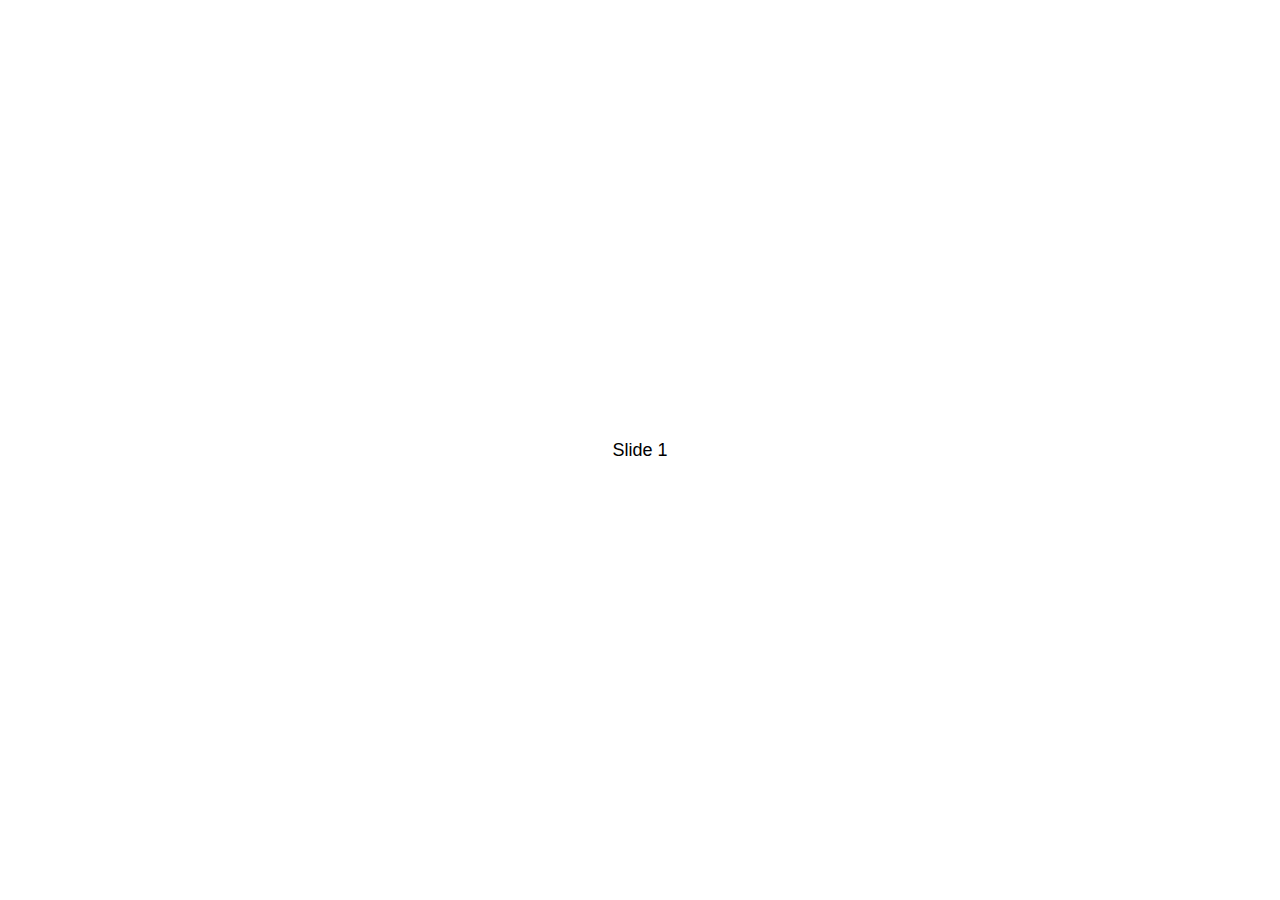
<file: js/swiper/demo/010-default.html>
<!DOCTYPE html>
<html lang="en">
  <head>
    <meta charset="utf-8" />
    <title>Swiper demo</title>
    <meta
      name="viewport"
      content="width=device-width, initial-scale=1, minimum-scale=1, maximum-scale=1"
    />
    <!-- Link Swiper's CSS -->
    <link
      rel="stylesheet"
      href="../swiper-bundle.min.css"
    />

    <!-- Demo styles -->
    <style>
      html,
      body {
        position: relative;
        height: 100%;
      }

      body {
        background: #eee;
        font-family: Helvetica Neue, Helvetica, Arial, sans-serif;
        font-size: 14px;
        color: #000;
        margin: 0;
        padding: 0;
      }

      .swiper {
        width: 100%;
        height: 100%;
      }

      .swiper-slide {
        text-align: center;
        font-size: 18px;
        background: #fff;

        /* Center slide text vertically */
        display: -webkit-box;
        display: -ms-flexbox;
        display: -webkit-flex;
        display: flex;
        -webkit-box-pack: center;
        -ms-flex-pack: center;
        -webkit-justify-content: center;
        justify-content: center;
        -webkit-box-align: center;
        -ms-flex-align: center;
        -webkit-align-items: center;
        align-items: center;
      }

      .swiper-slide img {
        display: block;
        width: 100%;
        height: 100%;
        object-fit: cover;
      }
    </style>
  </head>

  <body>
    <!-- Swiper -->
    <div class="swiper mySwiper">
      <div class="swiper-wrapper">
        <div class="swiper-slide">Slide 1</div>
        <div class="swiper-slide">Slide 2</div>
        <div class="swiper-slide">Slide 3</div>
        <div class="swiper-slide">Slide 4</div>
        <div class="swiper-slide">Slide 5</div>
        <div class="swiper-slide">Slide 6</div>
        <div class="swiper-slide">Slide 7</div>
        <div class="swiper-slide">Slide 8</div>
        <div class="swiper-slide">Slide 9</div>
      </div>
    </div>

    <!-- Swiper JS -->
    <script src="../swiper-bundle.min.js"></script>

    <!-- Initialize Swiper -->
    <script>
      var swiper = new Swiper(".mySwiper", {});
    </script>
  </body>
</html>
</file>
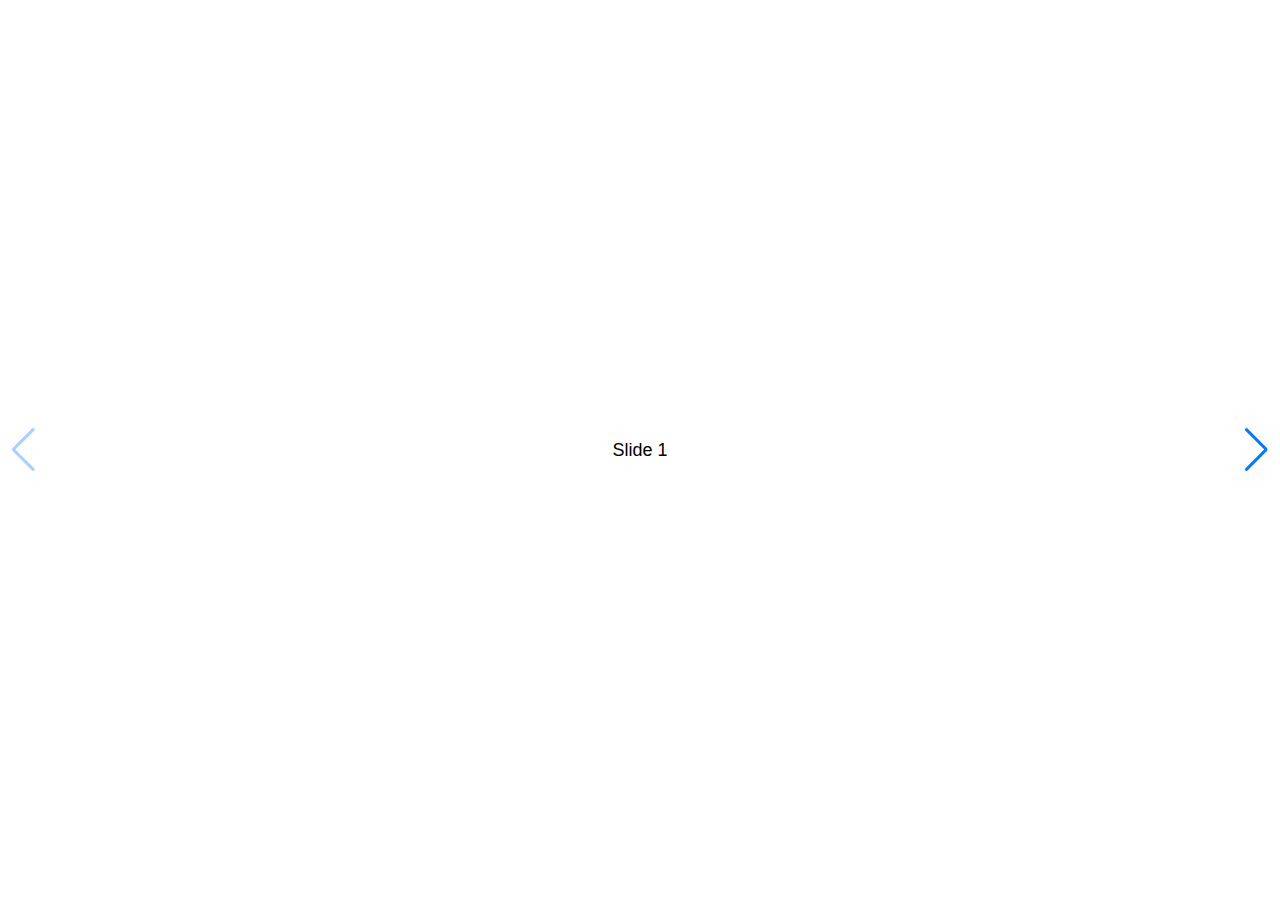
<file: js/swiper/demo/020-navigation.html>
<!DOCTYPE html>
<html lang="en">
  <head>
    <meta charset="utf-8" />
    <title>Swiper demo</title>
    <meta
      name="viewport"
      content="width=device-width, initial-scale=1, minimum-scale=1, maximum-scale=1"
    />
    <!-- Link Swiper's CSS -->
    <link
      rel="stylesheet"
      href="../swiper-bundle.min.css"
    />

    <!-- Demo styles -->
    <style>
      html,
      body {
        position: relative;
        height: 100%;
      }

      body {
        background: #eee;
        font-family: Helvetica Neue, Helvetica, Arial, sans-serif;
        font-size: 14px;
        color: #000;
        margin: 0;
        padding: 0;
      }

      .swiper {
        width: 100%;
        height: 100%;
      }

      .swiper-slide {
        text-align: center;
        font-size: 18px;
        background: #fff;

        /* Center slide text vertically */
        display: -webkit-box;
        display: -ms-flexbox;
        display: -webkit-flex;
        display: flex;
        -webkit-box-pack: center;
        -ms-flex-pack: center;
        -webkit-justify-content: center;
        justify-content: center;
        -webkit-box-align: center;
        -ms-flex-align: center;
        -webkit-align-items: center;
        align-items: center;
      }

      .swiper-slide img {
        display: block;
        width: 100%;
        height: 100%;
        object-fit: cover;
      }
    </style>
  </head>

  <body>
    <!-- Swiper -->
    <div class="swiper mySwiper">
      <div class="swiper-wrapper">
        <div class="swiper-slide">Slide 1</div>
        <div class="swiper-slide">Slide 2</div>
        <div class="swiper-slide">Slide 3</div>
        <div class="swiper-slide">Slide 4</div>
        <div class="swiper-slide">Slide 5</div>
        <div class="swiper-slide">Slide 6</div>
        <div class="swiper-slide">Slide 7</div>
        <div class="swiper-slide">Slide 8</div>
        <div class="swiper-slide">Slide 9</div>
      </div>
      <div class="swiper-button-next"></div>
      <div class="swiper-button-prev"></div>
    </div>

    <!-- Swiper JS -->
    <script src="../swiper-bundle.min.js"></script>

    <!-- Initialize Swiper -->
    <script>
      var swiper = new Swiper(".mySwiper", {
        navigation: {
          nextEl: ".swiper-button-next",
          prevEl: ".swiper-button-prev",
        },
      });
    </script>
  </body>
</html>
</file>
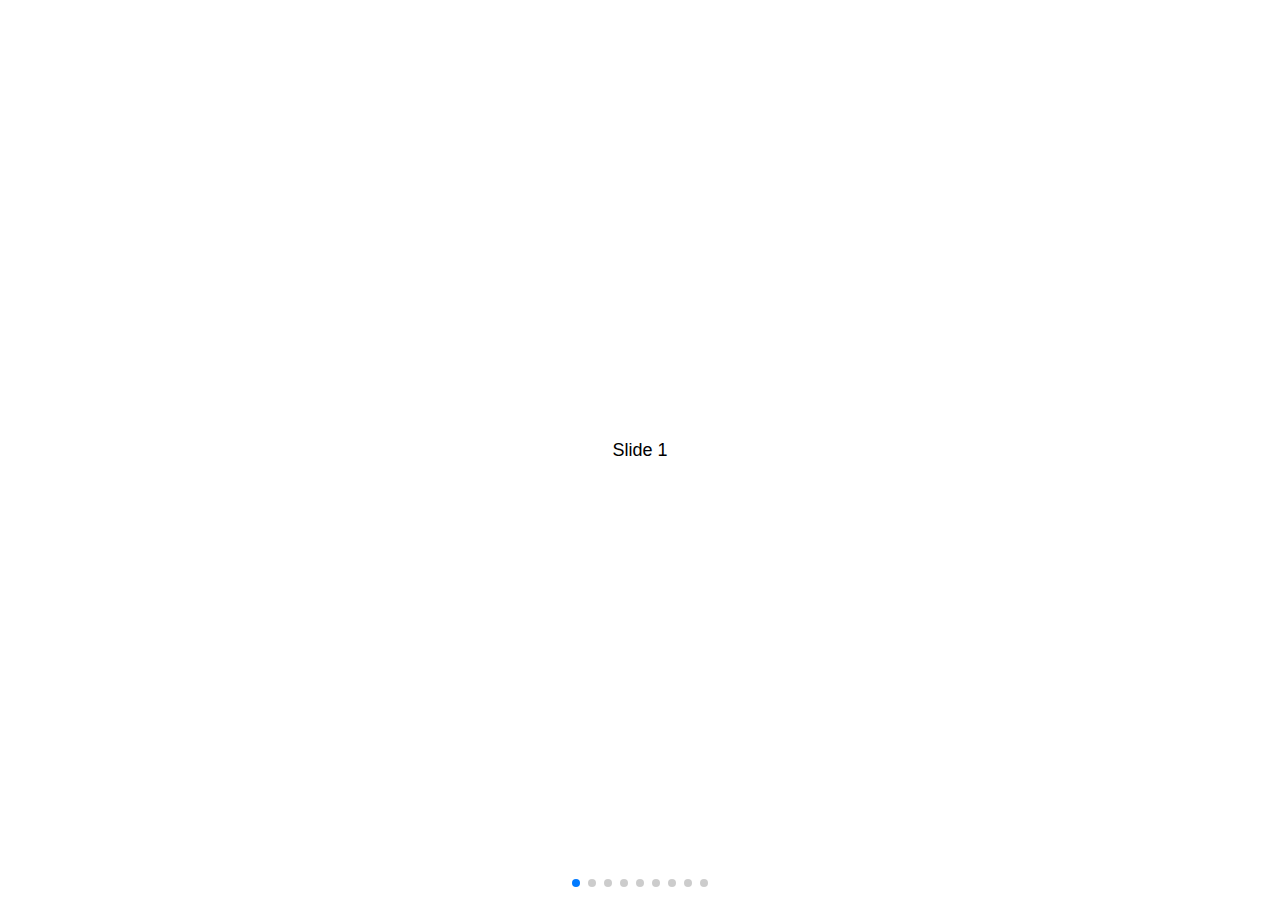
<file: js/swiper/demo/030-pagination.html>
<!DOCTYPE html>
<html lang="en">
  <head>
    <meta charset="utf-8" />
    <title>Swiper demo</title>
    <meta
      name="viewport"
      content="width=device-width, initial-scale=1, minimum-scale=1, maximum-scale=1"
    />
    <!-- Link Swiper's CSS -->
    <link
      rel="stylesheet"
      href="../swiper-bundle.min.css"
    />

    <!-- Demo styles -->
    <style>
      html,
      body {
        position: relative;
        height: 100%;
      }

      body {
        background: #eee;
        font-family: Helvetica Neue, Helvetica, Arial, sans-serif;
        font-size: 14px;
        color: #000;
        margin: 0;
        padding: 0;
      }

      .swiper {
        width: 100%;
        height: 100%;
      }

      .swiper-slide {
        text-align: center;
        font-size: 18px;
        background: #fff;

        /* Center slide text vertically */
        display: -webkit-box;
        display: -ms-flexbox;
        display: -webkit-flex;
        display: flex;
        -webkit-box-pack: center;
        -ms-flex-pack: center;
        -webkit-justify-content: center;
        justify-content: center;
        -webkit-box-align: center;
        -ms-flex-align: center;
        -webkit-align-items: center;
        align-items: center;
      }

      .swiper-slide img {
        display: block;
        width: 100%;
        height: 100%;
        object-fit: cover;
      }
    </style>
  </head>

  <body>
    <!-- Swiper -->
    <div class="swiper mySwiper">
      <div class="swiper-wrapper">
        <div class="swiper-slide">Slide 1</div>
        <div class="swiper-slide">Slide 2</div>
        <div class="swiper-slide">Slide 3</div>
        <div class="swiper-slide">Slide 4</div>
        <div class="swiper-slide">Slide 5</div>
        <div class="swiper-slide">Slide 6</div>
        <div class="swiper-slide">Slide 7</div>
        <div class="swiper-slide">Slide 8</div>
        <div class="swiper-slide">Slide 9</div>
      </div>
      <div class="swiper-pagination"></div>
    </div>

    <!-- Swiper JS -->
    <script src="../swiper-bundle.min.js"></script>

    <!-- Initialize Swiper -->
    <script>
      var swiper = new Swiper(".mySwiper", {
        pagination: {
          el: ".swiper-pagination",
        },
      });
    </script>
  </body>
</html>
</file>
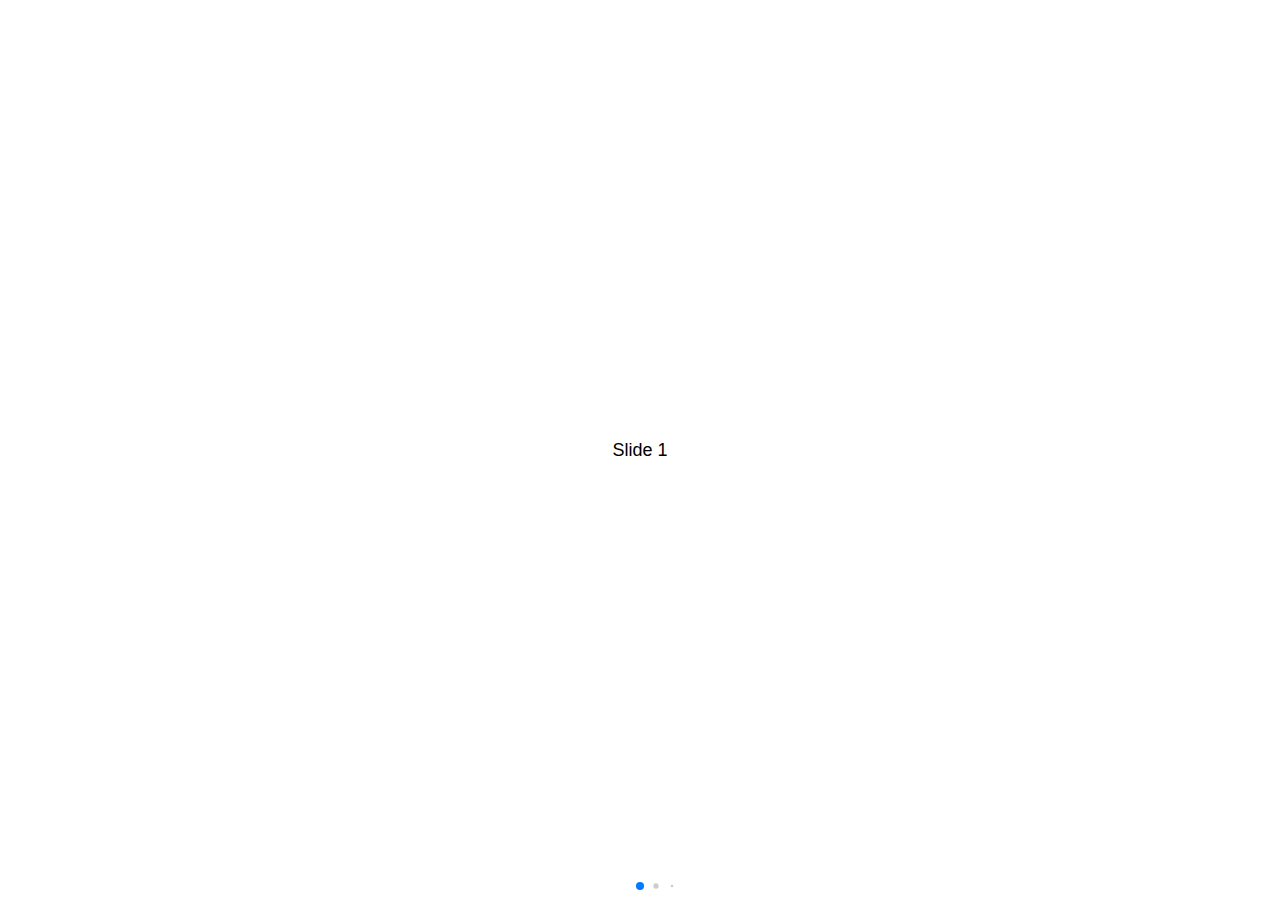
<file: js/swiper/demo/040-pagination-dynamic.html>
<!DOCTYPE html>
<html lang="en">
  <head>
    <meta charset="utf-8" />
    <title>Swiper demo</title>
    <meta
      name="viewport"
      content="width=device-width, initial-scale=1, minimum-scale=1, maximum-scale=1"
    />
    <!-- Link Swiper's CSS -->
    <link
      rel="stylesheet"
      href="../swiper-bundle.min.css"
    />

    <!-- Demo styles -->
    <style>
      html,
      body {
        position: relative;
        height: 100%;
      }

      body {
        background: #eee;
        font-family: Helvetica Neue, Helvetica, Arial, sans-serif;
        font-size: 14px;
        color: #000;
        margin: 0;
        padding: 0;
      }

      .swiper {
        width: 100%;
        height: 100%;
      }

      .swiper-slide {
        text-align: center;
        font-size: 18px;
        background: #fff;

        /* Center slide text vertically */
        display: -webkit-box;
        display: -ms-flexbox;
        display: -webkit-flex;
        display: flex;
        -webkit-box-pack: center;
        -ms-flex-pack: center;
        -webkit-justify-content: center;
        justify-content: center;
        -webkit-box-align: center;
        -ms-flex-align: center;
        -webkit-align-items: center;
        align-items: center;
      }

      .swiper-slide img {
        display: block;
        width: 100%;
        height: 100%;
        object-fit: cover;
      }
    </style>
  </head>

  <body>
    <!-- Swiper -->
    <div class="swiper mySwiper">
      <div class="swiper-wrapper">
        <div class="swiper-slide">Slide 1</div>
        <div class="swiper-slide">Slide 2</div>
        <div class="swiper-slide">Slide 3</div>
        <div class="swiper-slide">Slide 4</div>
        <div class="swiper-slide">Slide 5</div>
        <div class="swiper-slide">Slide 6</div>
        <div class="swiper-slide">Slide 7</div>
        <div class="swiper-slide">Slide 8</div>
        <div class="swiper-slide">Slide 9</div>
      </div>
      <div class="swiper-pagination"></div>
    </div>

    <!-- Swiper JS -->
    <script src="../swiper-bundle.min.js"></script>

    <!-- Initialize Swiper -->
    <script>
      var swiper = new Swiper(".mySwiper", {
        pagination: {
          el: ".swiper-pagination",
          dynamicBullets: true,
        },
      });
    </script>
  </body>
</html>
</file>
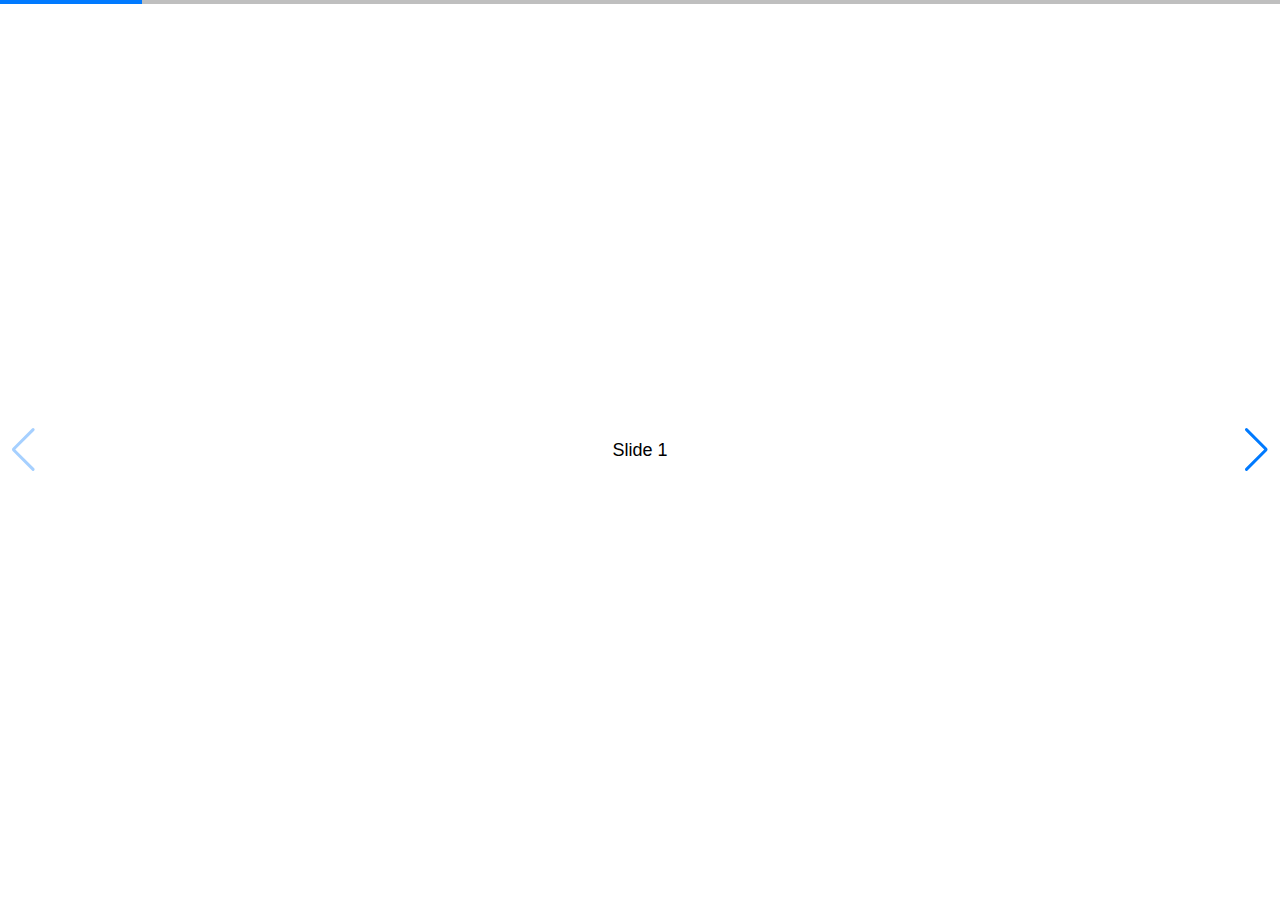
<file: js/swiper/demo/050-pagination-progress.html>
<!DOCTYPE html>
<html lang="en">
  <head>
    <meta charset="utf-8" />
    <title>Swiper demo</title>
    <meta
      name="viewport"
      content="width=device-width, initial-scale=1, minimum-scale=1, maximum-scale=1"
    />
    <!-- Link Swiper's CSS -->
    <link
      rel="stylesheet"
      href="../swiper-bundle.min.css"
    />

    <!-- Demo styles -->
    <style>
      html,
      body {
        position: relative;
        height: 100%;
      }

      body {
        background: #eee;
        font-family: Helvetica Neue, Helvetica, Arial, sans-serif;
        font-size: 14px;
        color: #000;
        margin: 0;
        padding: 0;
      }

      .swiper {
        width: 100%;
        height: 100%;
      }

      .swiper-slide {
        text-align: center;
        font-size: 18px;
        background: #fff;

        /* Center slide text vertically */
        display: -webkit-box;
        display: -ms-flexbox;
        display: -webkit-flex;
        display: flex;
        -webkit-box-pack: center;
        -ms-flex-pack: center;
        -webkit-justify-content: center;
        justify-content: center;
        -webkit-box-align: center;
        -ms-flex-align: center;
        -webkit-align-items: center;
        align-items: center;
      }

      .swiper-slide img {
        display: block;
        width: 100%;
        height: 100%;
        object-fit: cover;
      }
    </style>
  </head>

  <body>
    <!-- Swiper -->
    <div class="swiper mySwiper">
      <div class="swiper-wrapper">
        <div class="swiper-slide">Slide 1</div>
        <div class="swiper-slide">Slide 2</div>
        <div class="swiper-slide">Slide 3</div>
        <div class="swiper-slide">Slide 4</div>
        <div class="swiper-slide">Slide 5</div>
        <div class="swiper-slide">Slide 6</div>
        <div class="swiper-slide">Slide 7</div>
        <div class="swiper-slide">Slide 8</div>
        <div class="swiper-slide">Slide 9</div>
      </div>
      <div class="swiper-button-next"></div>
      <div class="swiper-button-prev"></div>
      <div class="swiper-pagination"></div>
    </div>

    <!-- Swiper JS -->
    <script src="../swiper-bundle.min.js"></script>

    <!-- Initialize Swiper -->
    <script>
      var swiper = new Swiper(".mySwiper", {
        pagination: {
          el: ".swiper-pagination",
          type: "progressbar",
        },
        navigation: {
          nextEl: ".swiper-button-next",
          prevEl: ".swiper-button-prev",
        },
      });
    </script>
  </body>
</html>
</file>
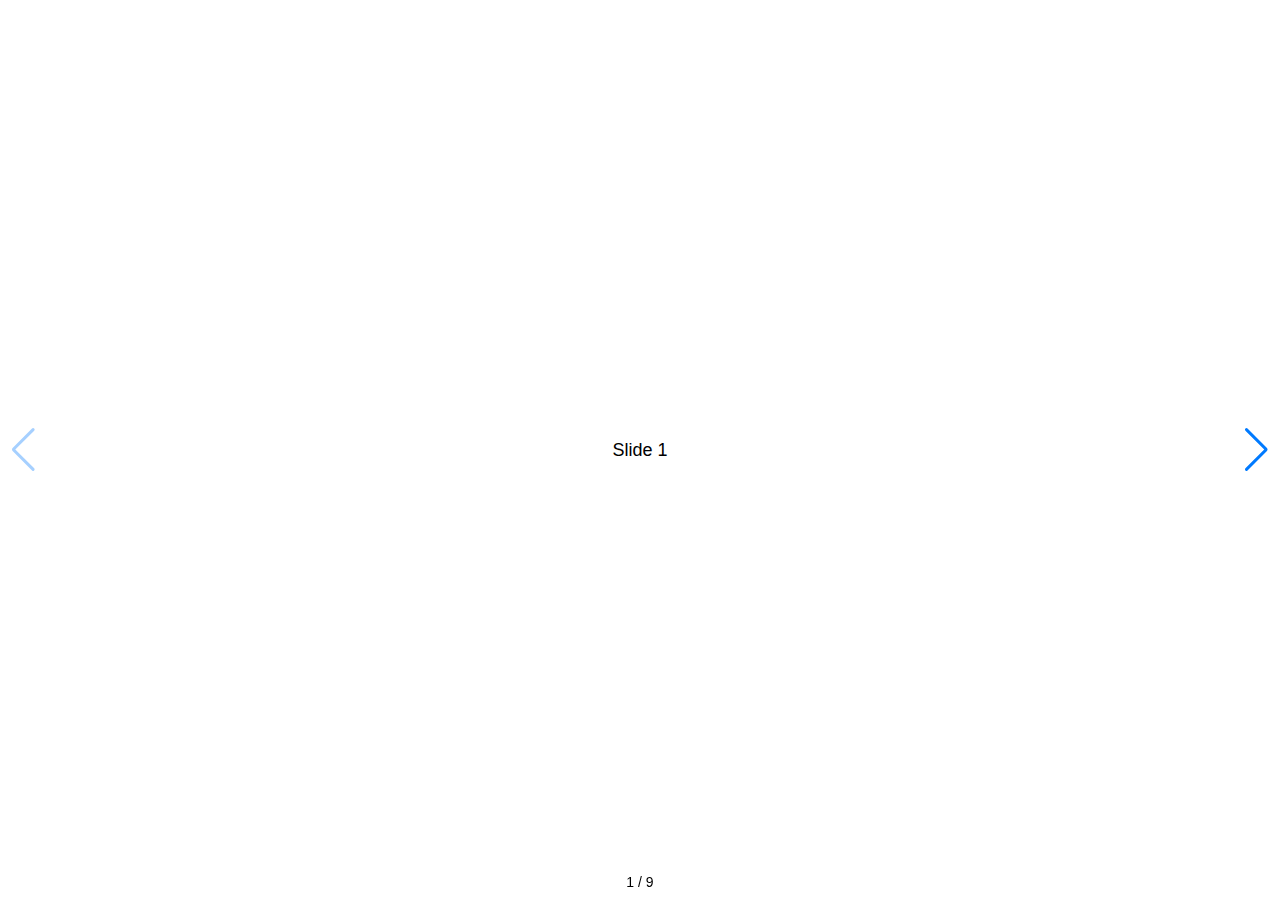
<file: js/swiper/demo/060-pagination-fraction.html>
<!DOCTYPE html>
<html lang="en">
  <head>
    <meta charset="utf-8" />
    <title>Swiper demo</title>
    <meta
      name="viewport"
      content="width=device-width, initial-scale=1, minimum-scale=1, maximum-scale=1"
    />
    <!-- Link Swiper's CSS -->
    <link
      rel="stylesheet"
      href="../swiper-bundle.min.css"
    />

    <!-- Demo styles -->
    <style>
      html,
      body {
        position: relative;
        height: 100%;
      }

      body {
        background: #eee;
        font-family: Helvetica Neue, Helvetica, Arial, sans-serif;
        font-size: 14px;
        color: #000;
        margin: 0;
        padding: 0;
      }

      .swiper {
        width: 100%;
        height: 100%;
      }

      .swiper-slide {
        text-align: center;
        font-size: 18px;
        background: #fff;

        /* Center slide text vertically */
        display: -webkit-box;
        display: -ms-flexbox;
        display: -webkit-flex;
        display: flex;
        -webkit-box-pack: center;
        -ms-flex-pack: center;
        -webkit-justify-content: center;
        justify-content: center;
        -webkit-box-align: center;
        -ms-flex-align: center;
        -webkit-align-items: center;
        align-items: center;
      }

      .swiper-slide img {
        display: block;
        width: 100%;
        height: 100%;
        object-fit: cover;
      }
    </style>
  </head>

  <body>
    <!-- Swiper -->
    <div class="swiper mySwiper">
      <div class="swiper-wrapper">
        <div class="swiper-slide">Slide 1</div>
        <div class="swiper-slide">Slide 2</div>
        <div class="swiper-slide">Slide 3</div>
        <div class="swiper-slide">Slide 4</div>
        <div class="swiper-slide">Slide 5</div>
        <div class="swiper-slide">Slide 6</div>
        <div class="swiper-slide">Slide 7</div>
        <div class="swiper-slide">Slide 8</div>
        <div class="swiper-slide">Slide 9</div>
      </div>
      <div class="swiper-button-next"></div>
      <div class="swiper-button-prev"></div>
      <div class="swiper-pagination"></div>
    </div>

    <!-- Swiper JS -->
    <script src="../swiper-bundle.min.js"></script>

    <!-- Initialize Swiper -->
    <script>
      var swiper = new Swiper(".mySwiper", {
        pagination: {
          el: ".swiper-pagination",
          type: "fraction",
        },
        navigation: {
          nextEl: ".swiper-button-next",
          prevEl: ".swiper-button-prev",
        },
      });
    </script>
  </body>
</html>
</file>
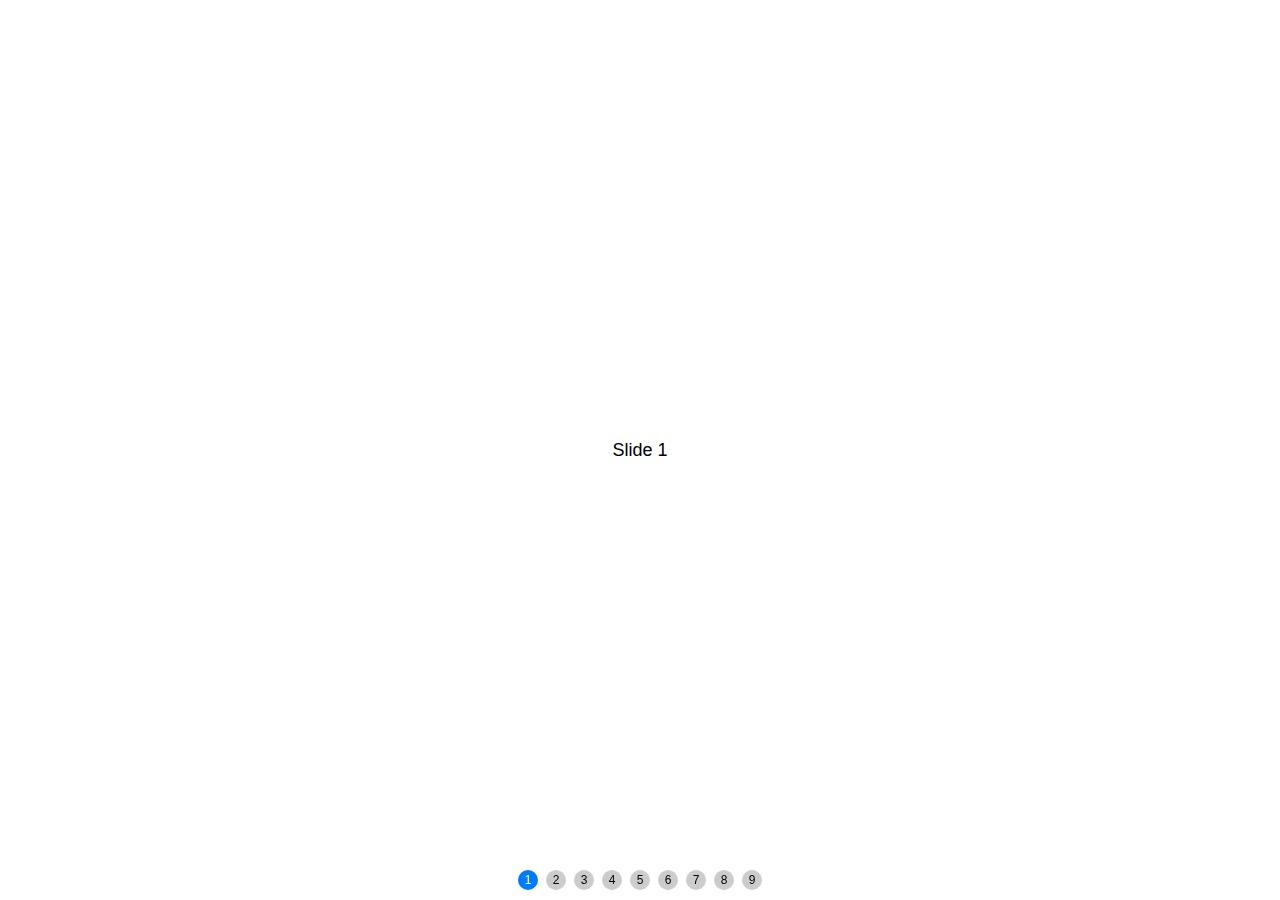
<file: js/swiper/demo/070-pagination-custom.html>
<!DOCTYPE html>
<html lang="en">
  <head>
    <meta charset="utf-8" />
    <title>Swiper demo</title>
    <meta
      name="viewport"
      content="width=device-width, initial-scale=1, minimum-scale=1, maximum-scale=1"
    />
    <!-- Link Swiper's CSS -->
    <link
      rel="stylesheet"
      href="../swiper-bundle.min.css"
    />

    <!-- Demo styles -->
    <style>
      html,
      body {
        position: relative;
        height: 100%;
      }

      body {
        background: #eee;
        font-family: Helvetica Neue, Helvetica, Arial, sans-serif;
        font-size: 14px;
        color: #000;
        margin: 0;
        padding: 0;
      }

      .swiper {
        width: 100%;
        height: 100%;
      }

      .swiper-slide {
        text-align: center;
        font-size: 18px;
        background: #fff;

        /* Center slide text vertically */
        display: -webkit-box;
        display: -ms-flexbox;
        display: -webkit-flex;
        display: flex;
        -webkit-box-pack: center;
        -ms-flex-pack: center;
        -webkit-justify-content: center;
        justify-content: center;
        -webkit-box-align: center;
        -ms-flex-align: center;
        -webkit-align-items: center;
        align-items: center;
      }

      .swiper-slide img {
        display: block;
        width: 100%;
        height: 100%;
        object-fit: cover;
      }

      .swiper-pagination-bullet {
        width: 20px;
        height: 20px;
        text-align: center;
        line-height: 20px;
        font-size: 12px;
        color: #000;
        opacity: 1;
        background: rgba(0, 0, 0, 0.2);
      }

      .swiper-pagination-bullet-active {
        color: #fff;
        background: #007aff;
      }
    </style>
  </head>

  <body>
    <!-- Swiper -->
    <div class="swiper mySwiper">
      <div class="swiper-wrapper">
        <div class="swiper-slide">Slide 1</div>
        <div class="swiper-slide">Slide 2</div>
        <div class="swiper-slide">Slide 3</div>
        <div class="swiper-slide">Slide 4</div>
        <div class="swiper-slide">Slide 5</div>
        <div class="swiper-slide">Slide 6</div>
        <div class="swiper-slide">Slide 7</div>
        <div class="swiper-slide">Slide 8</div>
        <div class="swiper-slide">Slide 9</div>
      </div>
      <div class="swiper-pagination"></div>
    </div>

    <!-- Swiper JS -->
    <script src="../swiper-bundle.min.js"></script>

    <!-- Initialize Swiper -->
    <script>
      var swiper = new Swiper(".mySwiper", {
        pagination: {
          el: ".swiper-pagination",
          clickable: true,
          renderBullet: function (index, className) {
            return '<span class="' + className + '">' + (index + 1) + "</span>";
          },
        },
      });
    </script>
  </body>
</html>
</file>
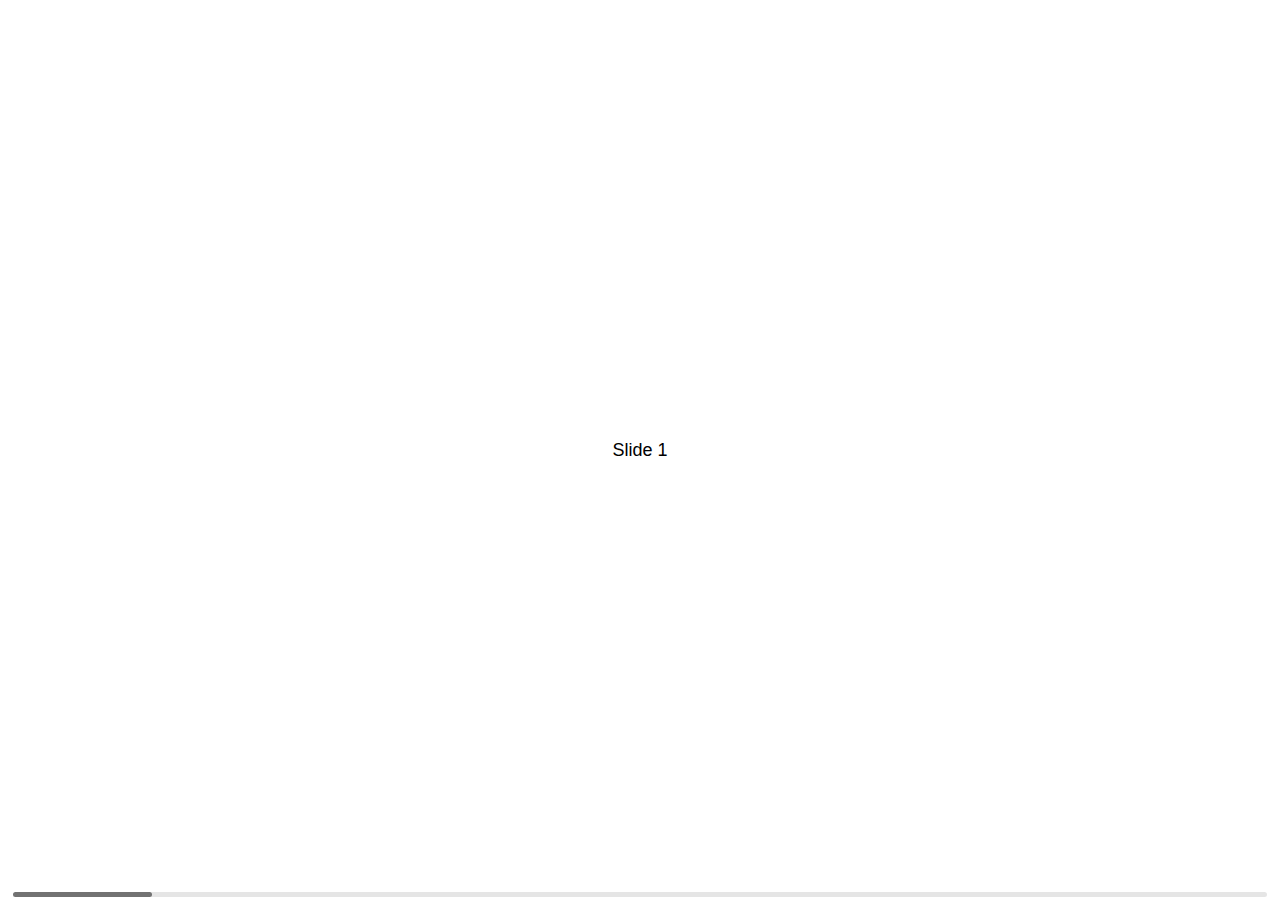
<file: js/swiper/demo/080-scrollbar.html>
<!DOCTYPE html>
<html lang="en">
  <head>
    <meta charset="utf-8" />
    <title>Swiper demo</title>
    <meta
      name="viewport"
      content="width=device-width, initial-scale=1, minimum-scale=1, maximum-scale=1"
    />
    <!-- Link Swiper's CSS -->
    <link
      rel="stylesheet"
      href="../swiper-bundle.min.css"
    />

    <!-- Demo styles -->
    <style>
      html,
      body {
        position: relative;
        height: 100%;
      }

      body {
        background: #eee;
        font-family: Helvetica Neue, Helvetica, Arial, sans-serif;
        font-size: 14px;
        color: #000;
        margin: 0;
        padding: 0;
      }

      .swiper {
        width: 100%;
        height: 100%;
      }

      .swiper-slide {
        text-align: center;
        font-size: 18px;
        background: #fff;

        /* Center slide text vertically */
        display: -webkit-box;
        display: -ms-flexbox;
        display: -webkit-flex;
        display: flex;
        -webkit-box-pack: center;
        -ms-flex-pack: center;
        -webkit-justify-content: center;
        justify-content: center;
        -webkit-box-align: center;
        -ms-flex-align: center;
        -webkit-align-items: center;
        align-items: center;
      }

      .swiper-slide img {
        display: block;
        width: 100%;
        height: 100%;
        object-fit: cover;
      }
    </style>
  </head>

  <body>
    <!-- Swiper -->
    <div class="swiper mySwiper">
      <div class="swiper-wrapper">
        <div class="swiper-slide">Slide 1</div>
        <div class="swiper-slide">Slide 2</div>
        <div class="swiper-slide">Slide 3</div>
        <div class="swiper-slide">Slide 4</div>
        <div class="swiper-slide">Slide 5</div>
        <div class="swiper-slide">Slide 6</div>
        <div class="swiper-slide">Slide 7</div>
        <div class="swiper-slide">Slide 8</div>
        <div class="swiper-slide">Slide 9</div>
      </div>
      <div class="swiper-scrollbar"></div>
    </div>

    <!-- Swiper JS -->
    <script src="../swiper-bundle.min.js"></script>

    <!-- Initialize Swiper -->
    <script>
      var swiper = new Swiper(".mySwiper", {
        scrollbar: {
          el: ".swiper-scrollbar",
          hide: true,
        },
      });
    </script>
  </body>
</html>
</file>
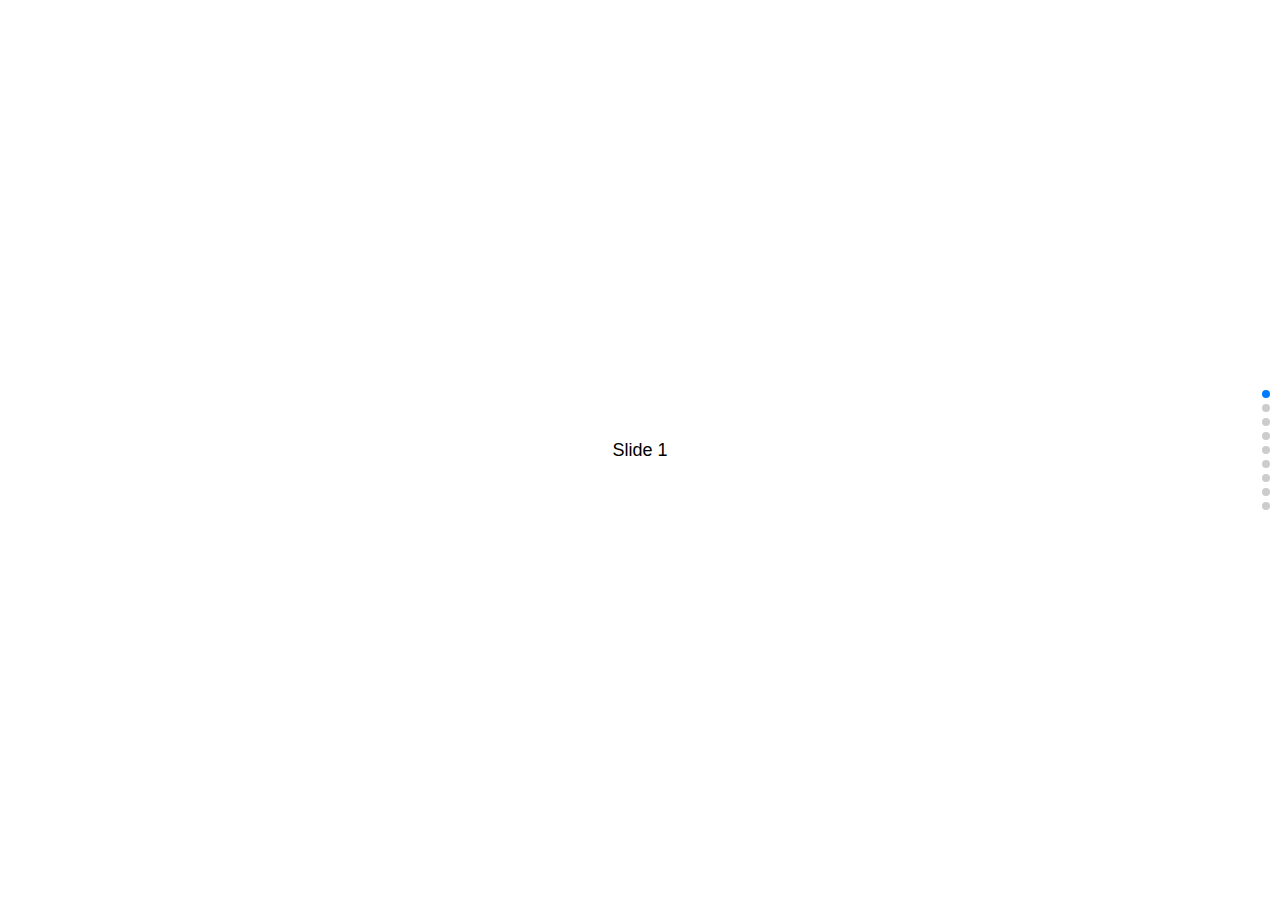
<file: js/swiper/demo/090-vertical.html>
<!DOCTYPE html>
<html lang="en">
  <head>
    <meta charset="utf-8" />
    <title>Swiper demo</title>
    <meta
      name="viewport"
      content="width=device-width, initial-scale=1, minimum-scale=1, maximum-scale=1"
    />
    <!-- Link Swiper's CSS -->
    <link
      rel="stylesheet"
      href="../swiper-bundle.min.css"
    />

    <!-- Demo styles -->
    <style>
      html,
      body {
        position: relative;
        height: 100%;
      }

      body {
        background: #eee;
        font-family: Helvetica Neue, Helvetica, Arial, sans-serif;
        font-size: 14px;
        color: #000;
        margin: 0;
        padding: 0;
      }

      .swiper {
        width: 100%;
        height: 100%;
      }

      .swiper-slide {
        text-align: center;
        font-size: 18px;
        background: #fff;

        /* Center slide text vertically */
        display: -webkit-box;
        display: -ms-flexbox;
        display: -webkit-flex;
        display: flex;
        -webkit-box-pack: center;
        -ms-flex-pack: center;
        -webkit-justify-content: center;
        justify-content: center;
        -webkit-box-align: center;
        -ms-flex-align: center;
        -webkit-align-items: center;
        align-items: center;
      }

      .swiper-slide img {
        display: block;
        width: 100%;
        height: 100%;
        object-fit: cover;
      }
    </style>
  </head>

  <body>
    <!-- Swiper -->
    <div class="swiper mySwiper">
      <div class="swiper-wrapper">
        <div class="swiper-slide">Slide 1</div>
        <div class="swiper-slide">Slide 2</div>
        <div class="swiper-slide">Slide 3</div>
        <div class="swiper-slide">Slide 4</div>
        <div class="swiper-slide">Slide 5</div>
        <div class="swiper-slide">Slide 6</div>
        <div class="swiper-slide">Slide 7</div>
        <div class="swiper-slide">Slide 8</div>
        <div class="swiper-slide">Slide 9</div>
      </div>
      <div class="swiper-pagination"></div>
    </div>

    <!-- Swiper JS -->
    <script src="../swiper-bundle.min.js"></script>

    <!-- Initialize Swiper -->
    <script>
      var swiper = new Swiper(".mySwiper", {
        direction: "vertical",
        pagination: {
          el: ".swiper-pagination",
          clickable: true,
        },
      });
    </script>
  </body>
</html>
</file>
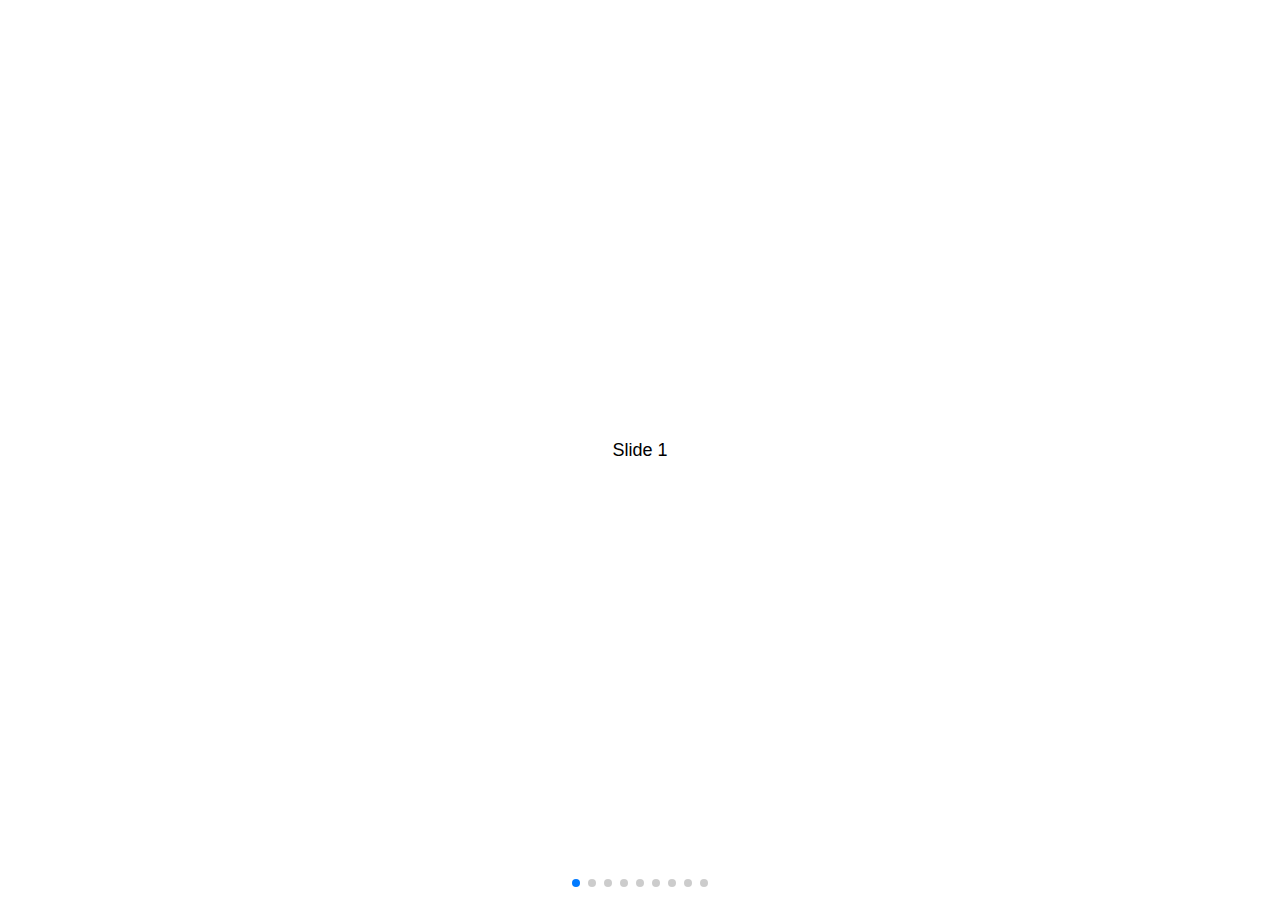
<file: js/swiper/demo/100-space-between.html>
<!DOCTYPE html>
<html lang="en">
  <head>
    <meta charset="utf-8" />
    <title>Swiper demo</title>
    <meta
      name="viewport"
      content="width=device-width, initial-scale=1, minimum-scale=1, maximum-scale=1"
    />
    <!-- Link Swiper's CSS -->
    <link
      rel="stylesheet"
      href="../swiper-bundle.min.css"
    />

    <!-- Demo styles -->
    <style>
      html,
      body {
        position: relative;
        height: 100%;
      }

      body {
        background: #eee;
        font-family: Helvetica Neue, Helvetica, Arial, sans-serif;
        font-size: 14px;
        color: #000;
        margin: 0;
        padding: 0;
      }

      .swiper {
        width: 100%;
        height: 100%;
      }

      .swiper-slide {
        text-align: center;
        font-size: 18px;
        background: #fff;

        /* Center slide text vertically */
        display: -webkit-box;
        display: -ms-flexbox;
        display: -webkit-flex;
        display: flex;
        -webkit-box-pack: center;
        -ms-flex-pack: center;
        -webkit-justify-content: center;
        justify-content: center;
        -webkit-box-align: center;
        -ms-flex-align: center;
        -webkit-align-items: center;
        align-items: center;
      }

      .swiper-slide img {
        display: block;
        width: 100%;
        height: 100%;
        object-fit: cover;
      }
    </style>
  </head>

  <body>
    <!-- Swiper -->
    <div class="swiper mySwiper">
      <div class="swiper-wrapper">
        <div class="swiper-slide">Slide 1</div>
        <div class="swiper-slide">Slide 2</div>
        <div class="swiper-slide">Slide 3</div>
        <div class="swiper-slide">Slide 4</div>
        <div class="swiper-slide">Slide 5</div>
        <div class="swiper-slide">Slide 6</div>
        <div class="swiper-slide">Slide 7</div>
        <div class="swiper-slide">Slide 8</div>
        <div class="swiper-slide">Slide 9</div>
      </div>
      <div class="swiper-pagination"></div>
    </div>

    <!-- Swiper JS -->
    <script src="../swiper-bundle.min.js"></script>

    <!-- Initialize Swiper -->
    <script>
      var swiper = new Swiper(".mySwiper", {
        spaceBetween: 30,
        pagination: {
          el: ".swiper-pagination",
          clickable: true,
        },
      });
    </script>
  </body>
</html>
</file>
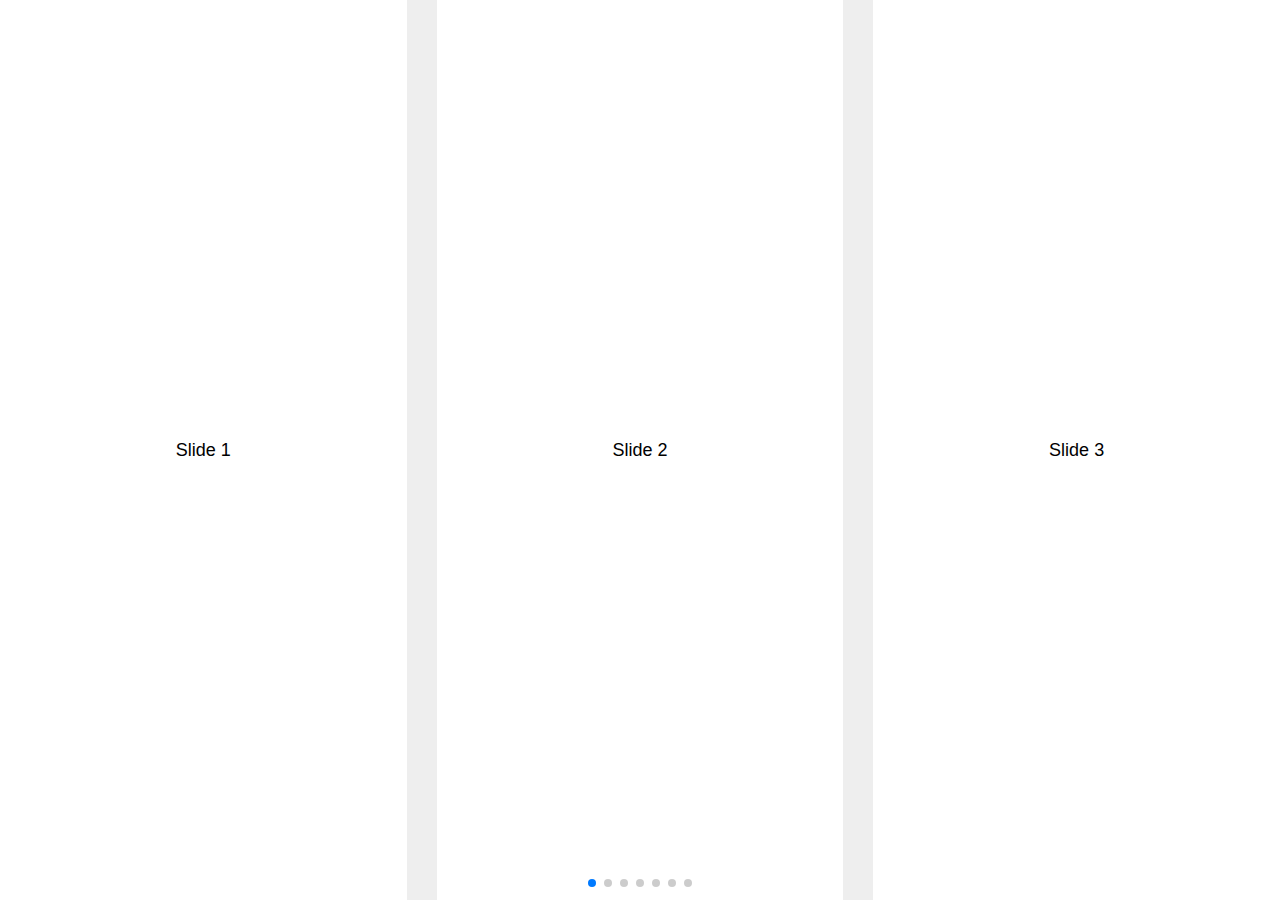
<file: js/swiper/demo/110-slides-per-view.html>
<!DOCTYPE html>
<html lang="en">
  <head>
    <meta charset="utf-8" />
    <title>Swiper demo</title>
    <meta
      name="viewport"
      content="width=device-width, initial-scale=1, minimum-scale=1, maximum-scale=1"
    />
    <!-- Link Swiper's CSS -->
    <link
      rel="stylesheet"
      href="../swiper-bundle.min.css"
    />

    <!-- Demo styles -->
    <style>
      html,
      body {
        position: relative;
        height: 100%;
      }

      body {
        background: #eee;
        font-family: Helvetica Neue, Helvetica, Arial, sans-serif;
        font-size: 14px;
        color: #000;
        margin: 0;
        padding: 0;
      }

      .swiper {
        width: 100%;
        height: 100%;
      }

      .swiper-slide {
        text-align: center;
        font-size: 18px;
        background: #fff;

        /* Center slide text vertically */
        display: -webkit-box;
        display: -ms-flexbox;
        display: -webkit-flex;
        display: flex;
        -webkit-box-pack: center;
        -ms-flex-pack: center;
        -webkit-justify-content: center;
        justify-content: center;
        -webkit-box-align: center;
        -ms-flex-align: center;
        -webkit-align-items: center;
        align-items: center;
      }

      .swiper-slide img {
        display: block;
        width: 100%;
        height: 100%;
        object-fit: cover;
      }
    </style>
  </head>

  <body>
    <!-- Swiper -->
    <div class="swiper mySwiper">
      <div class="swiper-wrapper">
        <div class="swiper-slide">Slide 1</div>
        <div class="swiper-slide">Slide 2</div>
        <div class="swiper-slide">Slide 3</div>
        <div class="swiper-slide">Slide 4</div>
        <div class="swiper-slide">Slide 5</div>
        <div class="swiper-slide">Slide 6</div>
        <div class="swiper-slide">Slide 7</div>
        <div class="swiper-slide">Slide 8</div>
        <div class="swiper-slide">Slide 9</div>
      </div>
      <div class="swiper-pagination"></div>
    </div>

    <!-- Swiper JS -->
    <script src="../swiper-bundle.min.js"></script>

    <!-- Initialize Swiper -->
    <script>
      var swiper = new Swiper(".mySwiper", {
        slidesPerView: 3,
        spaceBetween: 30,
        pagination: {
          el: ".swiper-pagination",
          clickable: true,
        },
      });
    </script>
  </body>
</html>
</file>
<file: css/pub.css>
h1,h2,h3,h4,h5,h6,ul,p,body,form,dl,dd,dt{
    padding: 0;
    margin: 0;
}
ul{
    list-style:none;
}
a{
    text-decoration: none;
    color: #000;
}
 
img{
    border: none;
    display: block;
}
body{
    min-width:320px;
    margin:0 auto;/* 加max-width时增加该属性 */
    overflow-x: hidden;
}
html{
    font-size:5.4vw;/* rem,另外可以用media query实现 */
}
</file>
